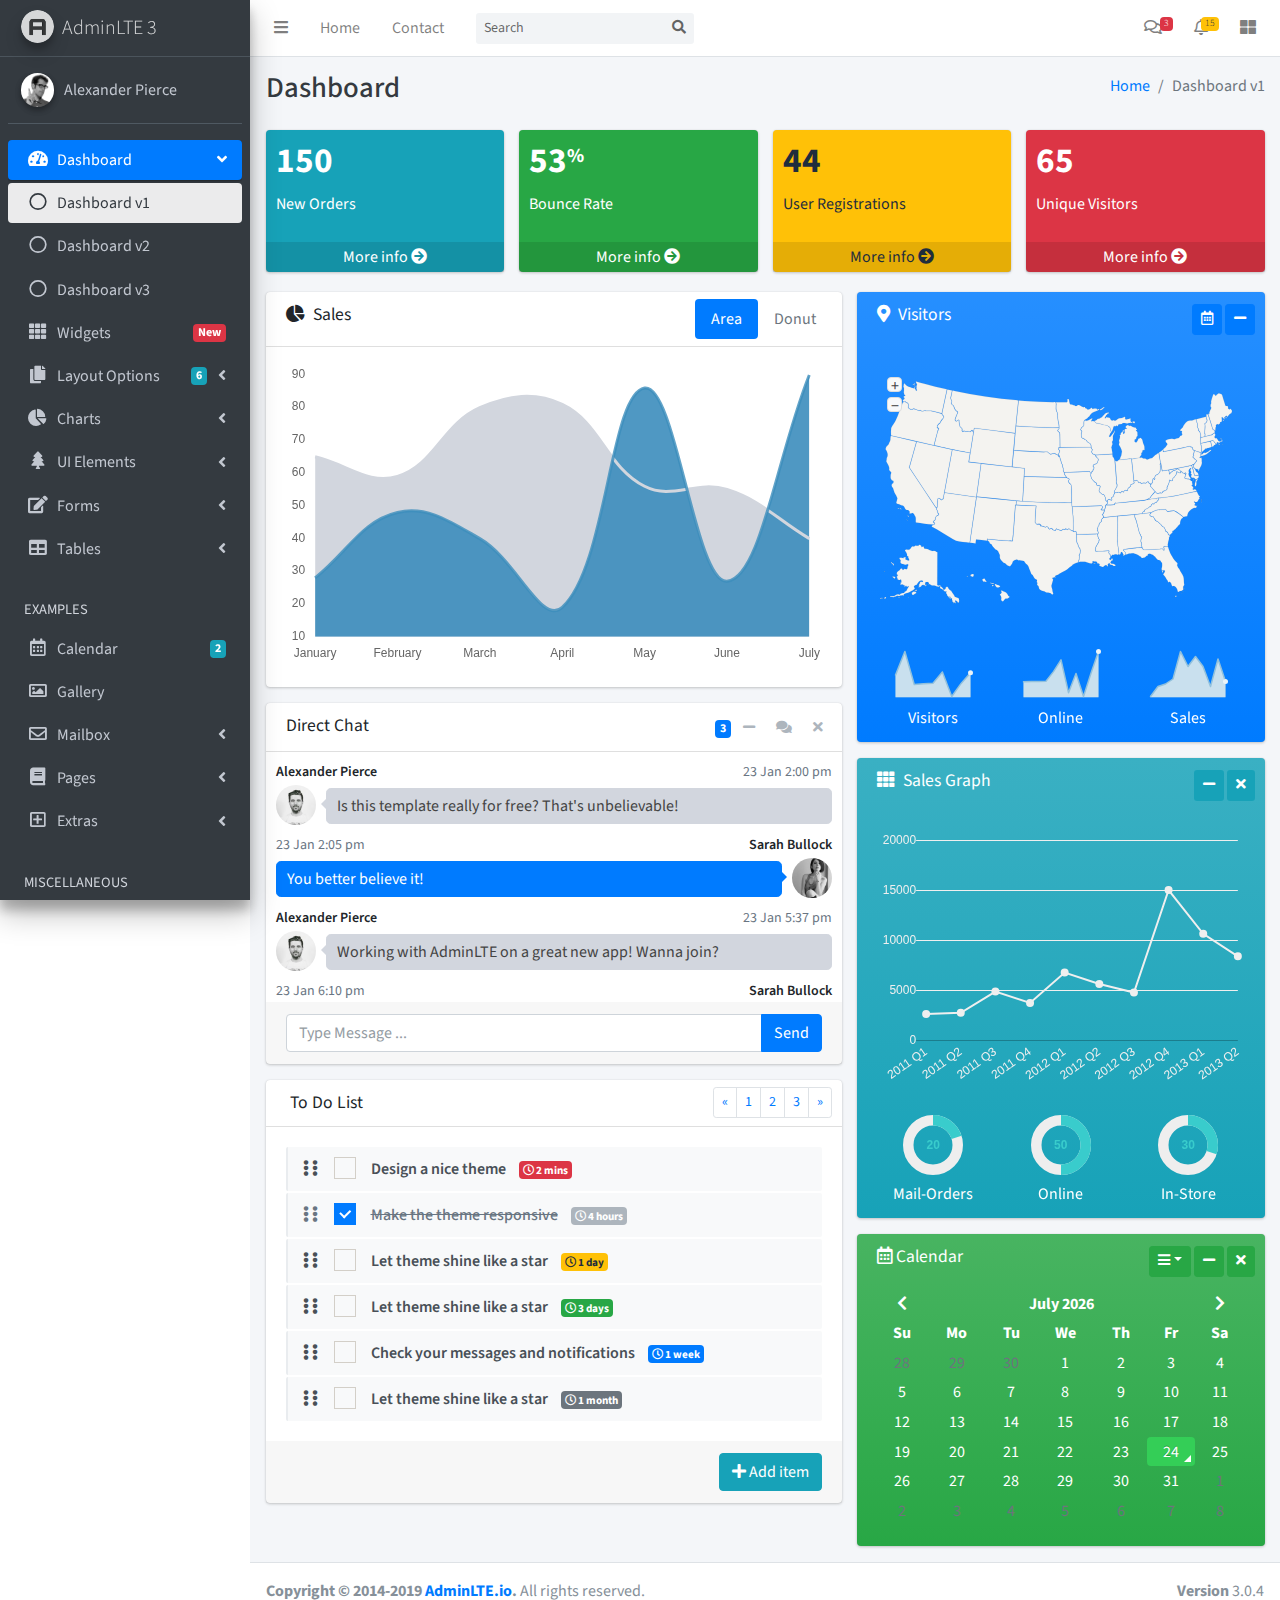
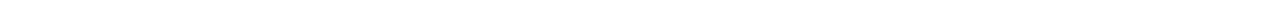
<file: staticfiles/admin-lte/index.html>
<!DOCTYPE html>
<html>
<head>
  <meta charset="utf-8">
  <meta http-equiv="X-UA-Compatible" content="IE=edge">
  <title>AdminLTE 3 | Dashboard</title>
  <!-- Tell the browser to be responsive to screen width -->
  <meta name="viewport" content="width=device-width, initial-scale=1">
  <!-- Font Awesome -->
  <link rel="stylesheet" href="plugins/fontawesome-free/css/all.min.css">
  <!-- Ionicons -->
  <link rel="stylesheet" href="https://code.ionicframework.com/ionicons/2.0.1/css/ionicons.min.css">
  <!-- Tempusdominus Bbootstrap 4 -->
  <link rel="stylesheet" href="plugins/tempusdominus-bootstrap-4/css/tempusdominus-bootstrap-4.min.css">
  <!-- iCheck -->
  <link rel="stylesheet" href="plugins/icheck-bootstrap/icheck-bootstrap.min.css">
  <!-- JQVMap -->
  <link rel="stylesheet" href="plugins/jqvmap/jqvmap.min.css">
  <!-- Theme style -->
  <link rel="stylesheet" href="dist/css/adminlte.min.css">
  <!-- overlayScrollbars -->
  <link rel="stylesheet" href="plugins/overlayScrollbars/css/OverlayScrollbars.min.css">
  <!-- Daterange picker -->
  <link rel="stylesheet" href="plugins/daterangepicker/daterangepicker.css">
  <!-- summernote -->
  <link rel="stylesheet" href="plugins/summernote/summernote-bs4.css">
  <!-- Google Font: Source Sans Pro -->
  <link href="https://fonts.googleapis.com/css?family=Source+Sans+Pro:300,400,400i,700" rel="stylesheet">
</head>
<body class="hold-transition sidebar-mini layout-fixed">
<div class="wrapper">

  <!-- Navbar -->
  <nav class="main-header navbar navbar-expand navbar-white navbar-light">
    <!-- Left navbar links -->
    <ul class="navbar-nav">
      <li class="nav-item">
        <a class="nav-link" data-widget="pushmenu" href="#" role="button"><i class="fas fa-bars"></i></a>
      </li>
      <li class="nav-item d-none d-sm-inline-block">
        <a href="index3.html" class="nav-link">Home</a>
      </li>
      <li class="nav-item d-none d-sm-inline-block">
        <a href="#" class="nav-link">Contact</a>
      </li>
    </ul>

    <!-- SEARCH FORM -->
    <form class="form-inline ml-3">
      <div class="input-group input-group-sm">
        <input class="form-control form-control-navbar" type="search" placeholder="Search" aria-label="Search">
        <div class="input-group-append">
          <button class="btn btn-navbar" type="submit">
            <i class="fas fa-search"></i>
          </button>
        </div>
      </div>
    </form>

    <!-- Right navbar links -->
    <ul class="navbar-nav ml-auto">
      <!-- Messages Dropdown Menu -->
      <li class="nav-item dropdown">
        <a class="nav-link" data-toggle="dropdown" href="#">
          <i class="far fa-comments"></i>
          <span class="badge badge-danger navbar-badge">3</span>
        </a>
        <div class="dropdown-menu dropdown-menu-lg dropdown-menu-right">
          <a href="#" class="dropdown-item">
            <!-- Message Start -->
            <div class="media">
              <img src="dist/img/user1-128x128.jpg" alt="User Avatar" class="img-size-50 mr-3 img-circle">
              <div class="media-body">
                <h3 class="dropdown-item-title">
                  Brad Diesel
                  <span class="float-right text-sm text-danger"><i class="fas fa-star"></i></span>
                </h3>
                <p class="text-sm">Call me whenever you can...</p>
                <p class="text-sm text-muted"><i class="far fa-clock mr-1"></i> 4 Hours Ago</p>
              </div>
            </div>
            <!-- Message End -->
          </a>
          <div class="dropdown-divider"></div>
          <a href="#" class="dropdown-item">
            <!-- Message Start -->
            <div class="media">
              <img src="dist/img/user8-128x128.jpg" alt="User Avatar" class="img-size-50 img-circle mr-3">
              <div class="media-body">
                <h3 class="dropdown-item-title">
                  John Pierce
                  <span class="float-right text-sm text-muted"><i class="fas fa-star"></i></span>
                </h3>
                <p class="text-sm">I got your message bro</p>
                <p class="text-sm text-muted"><i class="far fa-clock mr-1"></i> 4 Hours Ago</p>
              </div>
            </div>
            <!-- Message End -->
          </a>
          <div class="dropdown-divider"></div>
          <a href="#" class="dropdown-item">
            <!-- Message Start -->
            <div class="media">
              <img src="dist/img/user3-128x128.jpg" alt="User Avatar" class="img-size-50 img-circle mr-3">
              <div class="media-body">
                <h3 class="dropdown-item-title">
                  Nora Silvester
                  <span class="float-right text-sm text-warning"><i class="fas fa-star"></i></span>
                </h3>
                <p class="text-sm">The subject goes here</p>
                <p class="text-sm text-muted"><i class="far fa-clock mr-1"></i> 4 Hours Ago</p>
              </div>
            </div>
            <!-- Message End -->
          </a>
          <div class="dropdown-divider"></div>
          <a href="#" class="dropdown-item dropdown-footer">See All Messages</a>
        </div>
      </li>
      <!-- Notifications Dropdown Menu -->
      <li class="nav-item dropdown">
        <a class="nav-link" data-toggle="dropdown" href="#">
          <i class="far fa-bell"></i>
          <span class="badge badge-warning navbar-badge">15</span>
        </a>
        <div class="dropdown-menu dropdown-menu-lg dropdown-menu-right">
          <span class="dropdown-item dropdown-header">15 Notifications</span>
          <div class="dropdown-divider"></div>
          <a href="#" class="dropdown-item">
            <i class="fas fa-envelope mr-2"></i> 4 new messages
            <span class="float-right text-muted text-sm">3 mins</span>
          </a>
          <div class="dropdown-divider"></div>
          <a href="#" class="dropdown-item">
            <i class="fas fa-users mr-2"></i> 8 friend requests
            <span class="float-right text-muted text-sm">12 hours</span>
          </a>
          <div class="dropdown-divider"></div>
          <a href="#" class="dropdown-item">
            <i class="fas fa-file mr-2"></i> 3 new reports
            <span class="float-right text-muted text-sm">2 days</span>
          </a>
          <div class="dropdown-divider"></div>
          <a href="#" class="dropdown-item dropdown-footer">See All Notifications</a>
        </div>
      </li>
      <li class="nav-item">
        <a class="nav-link" data-widget="control-sidebar" data-slide="true" href="#" role="button">
          <i class="fas fa-th-large"></i>
        </a>
      </li>
    </ul>
  </nav>
  <!-- /.navbar -->

  <!-- Main Sidebar Container -->
  <aside class="main-sidebar sidebar-dark-primary elevation-4">
    <!-- Brand Logo -->
    <a href="index3.html" class="brand-link">
      <img src="dist/img/AdminLTELogo.png" alt="AdminLTE Logo" class="brand-image img-circle elevation-3"
           style="opacity: .8">
      <span class="brand-text font-weight-light">AdminLTE 3</span>
    </a>

    <!-- Sidebar -->
    <div class="sidebar">
      <!-- Sidebar user panel (optional) -->
      <div class="user-panel mt-3 pb-3 mb-3 d-flex">
        <div class="image">
          <img src="dist/img/user2-160x160.jpg" class="img-circle elevation-2" alt="User Image">
        </div>
        <div class="info">
          <a href="#" class="d-block">Alexander Pierce</a>
        </div>
      </div>

      <!-- Sidebar Menu -->
      <nav class="mt-2">
        <ul class="nav nav-pills nav-sidebar flex-column" data-widget="treeview" role="menu" data-accordion="false">
          <!-- Add icons to the links using the .nav-icon class
               with font-awesome or any other icon font library -->
          <li class="nav-item has-treeview menu-open">
            <a href="#" class="nav-link active">
              <i class="nav-icon fas fa-tachometer-alt"></i>
              <p>
                Dashboard
                <i class="right fas fa-angle-left"></i>
              </p>
            </a>
            <ul class="nav nav-treeview">
              <li class="nav-item">
                <a href="./index.html" class="nav-link active">
                  <i class="far fa-circle nav-icon"></i>
                  <p>Dashboard v1</p>
                </a>
              </li>
              <li class="nav-item">
                <a href="./index2.html" class="nav-link">
                  <i class="far fa-circle nav-icon"></i>
                  <p>Dashboard v2</p>
                </a>
              </li>
              <li class="nav-item">
                <a href="./index3.html" class="nav-link">
                  <i class="far fa-circle nav-icon"></i>
                  <p>Dashboard v3</p>
                </a>
              </li>
            </ul>
          </li>
          <li class="nav-item">
            <a href="pages/widgets.html" class="nav-link">
              <i class="nav-icon fas fa-th"></i>
              <p>
                Widgets
                <span class="right badge badge-danger">New</span>
              </p>
            </a>
          </li>
          <li class="nav-item has-treeview">
            <a href="#" class="nav-link">
              <i class="nav-icon fas fa-copy"></i>
              <p>
                Layout Options
                <i class="fas fa-angle-left right"></i>
                <span class="badge badge-info right">6</span>
              </p>
            </a>
            <ul class="nav nav-treeview">
              <li class="nav-item">
                <a href="pages/layout/top-nav.html" class="nav-link">
                  <i class="far fa-circle nav-icon"></i>
                  <p>Top Navigation</p>
                </a>
              </li>
              <li class="nav-item">
                <a href="pages/layout/top-nav-sidebar.html" class="nav-link">
                  <i class="far fa-circle nav-icon"></i>
                  <p>Top Navigation + Sidebar</p>
                </a>
              </li>
              <li class="nav-item">
                <a href="pages/layout/boxed.html" class="nav-link">
                  <i class="far fa-circle nav-icon"></i>
                  <p>Boxed</p>
                </a>
              </li>
              <li class="nav-item">
                <a href="pages/layout/fixed-sidebar.html" class="nav-link">
                  <i class="far fa-circle nav-icon"></i>
                  <p>Fixed Sidebar</p>
                </a>
              </li>
              <li class="nav-item">
                <a href="pages/layout/fixed-topnav.html" class="nav-link">
                  <i class="far fa-circle nav-icon"></i>
                  <p>Fixed Navbar</p>
                </a>
              </li>
              <li class="nav-item">
                <a href="pages/layout/fixed-footer.html" class="nav-link">
                  <i class="far fa-circle nav-icon"></i>
                  <p>Fixed Footer</p>
                </a>
              </li>
              <li class="nav-item">
                <a href="pages/layout/collapsed-sidebar.html" class="nav-link">
                  <i class="far fa-circle nav-icon"></i>
                  <p>Collapsed Sidebar</p>
                </a>
              </li>
            </ul>
          </li>
          <li class="nav-item has-treeview">
            <a href="#" class="nav-link">
              <i class="nav-icon fas fa-chart-pie"></i>
              <p>
                Charts
                <i class="right fas fa-angle-left"></i>
              </p>
            </a>
            <ul class="nav nav-treeview">
              <li class="nav-item">
                <a href="pages/charts/chartjs.html" class="nav-link">
                  <i class="far fa-circle nav-icon"></i>
                  <p>ChartJS</p>
                </a>
              </li>
              <li class="nav-item">
                <a href="pages/charts/flot.html" class="nav-link">
                  <i class="far fa-circle nav-icon"></i>
                  <p>Flot</p>
                </a>
              </li>
              <li class="nav-item">
                <a href="pages/charts/inline.html" class="nav-link">
                  <i class="far fa-circle nav-icon"></i>
                  <p>Inline</p>
                </a>
              </li>
            </ul>
          </li>
          <li class="nav-item has-treeview">
            <a href="#" class="nav-link">
              <i class="nav-icon fas fa-tree"></i>
              <p>
                UI Elements
                <i class="fas fa-angle-left right"></i>
              </p>
            </a>
            <ul class="nav nav-treeview">
              <li class="nav-item">
                <a href="pages/UI/general.html" class="nav-link">
                  <i class="far fa-circle nav-icon"></i>
                  <p>General</p>
                </a>
              </li>
              <li class="nav-item">
                <a href="pages/UI/icons.html" class="nav-link">
                  <i class="far fa-circle nav-icon"></i>
                  <p>Icons</p>
                </a>
              </li>
              <li class="nav-item">
                <a href="pages/UI/buttons.html" class="nav-link">
                  <i class="far fa-circle nav-icon"></i>
                  <p>Buttons</p>
                </a>
              </li>
              <li class="nav-item">
                <a href="pages/UI/sliders.html" class="nav-link">
                  <i class="far fa-circle nav-icon"></i>
                  <p>Sliders</p>
                </a>
              </li>
              <li class="nav-item">
                <a href="pages/UI/modals.html" class="nav-link">
                  <i class="far fa-circle nav-icon"></i>
                  <p>Modals & Alerts</p>
                </a>
              </li>
              <li class="nav-item">
                <a href="pages/UI/navbar.html" class="nav-link">
                  <i class="far fa-circle nav-icon"></i>
                  <p>Navbar & Tabs</p>
                </a>
              </li>
              <li class="nav-item">
                <a href="pages/UI/timeline.html" class="nav-link">
                  <i class="far fa-circle nav-icon"></i>
                  <p>Timeline</p>
                </a>
              </li>
              <li class="nav-item">
                <a href="pages/UI/ribbons.html" class="nav-link">
                  <i class="far fa-circle nav-icon"></i>
                  <p>Ribbons</p>
                </a>
              </li>
            </ul>
          </li>
          <li class="nav-item has-treeview">
            <a href="#" class="nav-link">
              <i class="nav-icon fas fa-edit"></i>
              <p>
                Forms
                <i class="fas fa-angle-left right"></i>
              </p>
            </a>
            <ul class="nav nav-treeview">
              <li class="nav-item">
                <a href="pages/forms/general.html" class="nav-link">
                  <i class="far fa-circle nav-icon"></i>
                  <p>General Elements</p>
                </a>
              </li>
              <li class="nav-item">
                <a href="pages/forms/advanced.html" class="nav-link">
                  <i class="far fa-circle nav-icon"></i>
                  <p>Advanced Elements</p>
                </a>
              </li>
              <li class="nav-item">
                <a href="pages/forms/editors.html" class="nav-link">
                  <i class="far fa-circle nav-icon"></i>
                  <p>Editors</p>
                </a>
              </li>
              <li class="nav-item">
                <a href="pages/forms/validation.html" class="nav-link">
                  <i class="far fa-circle nav-icon"></i>
                  <p>Validation</p>
                </a>
              </li>
            </ul>
          </li>
          <li class="nav-item has-treeview">
            <a href="#" class="nav-link">
              <i class="nav-icon fas fa-table"></i>
              <p>
                Tables
                <i class="fas fa-angle-left right"></i>
              </p>
            </a>
            <ul class="nav nav-treeview">
              <li class="nav-item">
                <a href="pages/tables/simple.html" class="nav-link">
                  <i class="far fa-circle nav-icon"></i>
                  <p>Simple Tables</p>
                </a>
              </li>
              <li class="nav-item">
                <a href="pages/tables/data.html" class="nav-link">
                  <i class="far fa-circle nav-icon"></i>
                  <p>DataTables</p>
                </a>
              </li>
              <li class="nav-item">
                <a href="pages/tables/jsgrid.html" class="nav-link">
                  <i class="far fa-circle nav-icon"></i>
                  <p>jsGrid</p>
                </a>
              </li>
            </ul>
          </li>
          <li class="nav-header">EXAMPLES</li>
          <li class="nav-item">
            <a href="pages/calendar.html" class="nav-link">
              <i class="nav-icon far fa-calendar-alt"></i>
              <p>
                Calendar
                <span class="badge badge-info right">2</span>
              </p>
            </a>
          </li>
          <li class="nav-item">
            <a href="pages/gallery.html" class="nav-link">
              <i class="nav-icon far fa-image"></i>
              <p>
                Gallery
              </p>
            </a>
          </li>
          <li class="nav-item has-treeview">
            <a href="#" class="nav-link">
              <i class="nav-icon far fa-envelope"></i>
              <p>
                Mailbox
                <i class="fas fa-angle-left right"></i>
              </p>
            </a>
            <ul class="nav nav-treeview">
              <li class="nav-item">
                <a href="pages/mailbox/mailbox.html" class="nav-link">
                  <i class="far fa-circle nav-icon"></i>
                  <p>Inbox</p>
                </a>
              </li>
              <li class="nav-item">
                <a href="pages/mailbox/compose.html" class="nav-link">
                  <i class="far fa-circle nav-icon"></i>
                  <p>Compose</p>
                </a>
              </li>
              <li class="nav-item">
                <a href="pages/mailbox/read-mail.html" class="nav-link">
                  <i class="far fa-circle nav-icon"></i>
                  <p>Read</p>
                </a>
              </li>
            </ul>
          </li>
          <li class="nav-item has-treeview">
            <a href="#" class="nav-link">
              <i class="nav-icon fas fa-book"></i>
              <p>
                Pages
                <i class="fas fa-angle-left right"></i>
              </p>
            </a>
            <ul class="nav nav-treeview">
              <li class="nav-item">
                <a href="pages/examples/invoice.html" class="nav-link">
                  <i class="far fa-circle nav-icon"></i>
                  <p>Invoice</p>
                </a>
              </li>
              <li class="nav-item">
                <a href="pages/examples/profile.html" class="nav-link">
                  <i class="far fa-circle nav-icon"></i>
                  <p>Profile</p>
                </a>
              </li>
              <li class="nav-item">
                <a href="pages/examples/e-commerce.html" class="nav-link">
                  <i class="far fa-circle nav-icon"></i>
                  <p>E-commerce</p>
                </a>
              </li>
              <li class="nav-item">
                <a href="pages/examples/projects.html" class="nav-link">
                  <i class="far fa-circle nav-icon"></i>
                  <p>Projects</p>
                </a>
              </li>
              <li class="nav-item">
                <a href="pages/examples/project-add.html" class="nav-link">
                  <i class="far fa-circle nav-icon"></i>
                  <p>Project Add</p>
                </a>
              </li>
              <li class="nav-item">
                <a href="pages/examples/project-edit.html" class="nav-link">
                  <i class="far fa-circle nav-icon"></i>
                  <p>Project Edit</p>
                </a>
              </li>
              <li class="nav-item">
                <a href="pages/examples/project-detail.html" class="nav-link">
                  <i class="far fa-circle nav-icon"></i>
                  <p>Project Detail</p>
                </a>
              </li>
              <li class="nav-item">
                <a href="pages/examples/contacts.html" class="nav-link">
                  <i class="far fa-circle nav-icon"></i>
                  <p>Contacts</p>
                </a>
              </li>
            </ul>
          </li>
          <li class="nav-item has-treeview">
            <a href="#" class="nav-link">
              <i class="nav-icon far fa-plus-square"></i>
              <p>
                Extras
                <i class="fas fa-angle-left right"></i>
              </p>
            </a>
            <ul class="nav nav-treeview">
              <li class="nav-item">
                <a href="pages/examples/login.html" class="nav-link">
                  <i class="far fa-circle nav-icon"></i>
                  <p>Login</p>
                </a>
              </li>
              <li class="nav-item">
                <a href="pages/examples/register.html" class="nav-link">
                  <i class="far fa-circle nav-icon"></i>
                  <p>Register</p>
                </a>
              </li>
              <li class="nav-item">
                <a href="pages/examples/forgot-password.html" class="nav-link">
                  <i class="far fa-circle nav-icon"></i>
                  <p>Forgot Password</p>
                </a>
              </li>
              <li class="nav-item">
                <a href="pages/examples/recover-password.html" class="nav-link">
                  <i class="far fa-circle nav-icon"></i>
                  <p>Recover Password</p>
                </a>
              </li>
              <li class="nav-item">
                <a href="pages/examples/lockscreen.html" class="nav-link">
                  <i class="far fa-circle nav-icon"></i>
                  <p>Lockscreen</p>
                </a>
              </li>
              <li class="nav-item">
                <a href="pages/examples/legacy-user-menu.html" class="nav-link">
                  <i class="far fa-circle nav-icon"></i>
                  <p>Legacy User Menu</p>
                </a>
              </li>
              <li class="nav-item">
                <a href="pages/examples/language-menu.html" class="nav-link">
                  <i class="far fa-circle nav-icon"></i>
                  <p>Language Menu</p>
                </a>
              </li>
              <li class="nav-item">
                <a href="pages/examples/404.html" class="nav-link">
                  <i class="far fa-circle nav-icon"></i>
                  <p>Error 404</p>
                </a>
              </li>
              <li class="nav-item">
                <a href="pages/examples/500.html" class="nav-link">
                  <i class="far fa-circle nav-icon"></i>
                  <p>Error 500</p>
                </a>
              </li>
              <li class="nav-item">
                <a href="pages/examples/pace.html" class="nav-link">
                  <i class="far fa-circle nav-icon"></i>
                  <p>Pace</p>
                </a>
              </li>
              <li class="nav-item">
                <a href="pages/examples/blank.html" class="nav-link">
                  <i class="far fa-circle nav-icon"></i>
                  <p>Blank Page</p>
                </a>
              </li>
              <li class="nav-item">
                <a href="starter.html" class="nav-link">
                  <i class="far fa-circle nav-icon"></i>
                  <p>Starter Page</p>
                </a>
              </li>
            </ul>
          </li>
          <li class="nav-header">MISCELLANEOUS</li>
          <li class="nav-item">
            <a href="https://adminlte.io/docs/3.0" class="nav-link">
              <i class="nav-icon fas fa-file"></i>
              <p>Documentation</p>
            </a>
          </li>
          <li class="nav-header">MULTI LEVEL EXAMPLE</li>
          <li class="nav-item">
            <a href="#" class="nav-link">
              <i class="fas fa-circle nav-icon"></i>
              <p>Level 1</p>
            </a>
          </li>
          <li class="nav-item has-treeview">
            <a href="#" class="nav-link">
              <i class="nav-icon fas fa-circle"></i>
              <p>
                Level 1
                <i class="right fas fa-angle-left"></i>
              </p>
            </a>
            <ul class="nav nav-treeview">
              <li class="nav-item">
                <a href="#" class="nav-link">
                  <i class="far fa-circle nav-icon"></i>
                  <p>Level 2</p>
                </a>
              </li>
              <li class="nav-item has-treeview">
                <a href="#" class="nav-link">
                  <i class="far fa-circle nav-icon"></i>
                  <p>
                    Level 2
                    <i class="right fas fa-angle-left"></i>
                  </p>
                </a>
                <ul class="nav nav-treeview">
                  <li class="nav-item">
                    <a href="#" class="nav-link">
                      <i class="far fa-dot-circle nav-icon"></i>
                      <p>Level 3</p>
                    </a>
                  </li>
                  <li class="nav-item">
                    <a href="#" class="nav-link">
                      <i class="far fa-dot-circle nav-icon"></i>
                      <p>Level 3</p>
                    </a>
                  </li>
                  <li class="nav-item">
                    <a href="#" class="nav-link">
                      <i class="far fa-dot-circle nav-icon"></i>
                      <p>Level 3</p>
                    </a>
                  </li>
                </ul>
              </li>
              <li class="nav-item">
                <a href="#" class="nav-link">
                  <i class="far fa-circle nav-icon"></i>
                  <p>Level 2</p>
                </a>
              </li>
            </ul>
          </li>
          <li class="nav-item">
            <a href="#" class="nav-link">
              <i class="fas fa-circle nav-icon"></i>
              <p>Level 1</p>
            </a>
          </li>
          <li class="nav-header">LABELS</li>
          <li class="nav-item">
            <a href="#" class="nav-link">
              <i class="nav-icon far fa-circle text-danger"></i>
              <p class="text">Important</p>
            </a>
          </li>
          <li class="nav-item">
            <a href="#" class="nav-link">
              <i class="nav-icon far fa-circle text-warning"></i>
              <p>Warning</p>
            </a>
          </li>
          <li class="nav-item">
            <a href="#" class="nav-link">
              <i class="nav-icon far fa-circle text-info"></i>
              <p>Informational</p>
            </a>
          </li>
        </ul>
      </nav>
      <!-- /.sidebar-menu -->
    </div>
    <!-- /.sidebar -->
  </aside>

  <!-- Content Wrapper. Contains page content -->
  <div class="content-wrapper">
    <!-- Content Header (Page header) -->
    <div class="content-header">
      <div class="container-fluid">
        <div class="row mb-2">
          <div class="col-sm-6">
            <h1 class="m-0 text-dark">Dashboard</h1>
          </div><!-- /.col -->
          <div class="col-sm-6">
            <ol class="breadcrumb float-sm-right">
              <li class="breadcrumb-item"><a href="#">Home</a></li>
              <li class="breadcrumb-item active">Dashboard v1</li>
            </ol>
          </div><!-- /.col -->
        </div><!-- /.row -->
      </div><!-- /.container-fluid -->
    </div>
    <!-- /.content-header -->

    <!-- Main content -->
    <section class="content">
      <div class="container-fluid">
        <!-- Small boxes (Stat box) -->
        <div class="row">
          <div class="col-lg-3 col-6">
            <!-- small box -->
            <div class="small-box bg-info">
              <div class="inner">
                <h3>150</h3>

                <p>New Orders</p>
              </div>
              <div class="icon">
                <i class="ion ion-bag"></i>
              </div>
              <a href="#" class="small-box-footer">More info <i class="fas fa-arrow-circle-right"></i></a>
            </div>
          </div>
          <!-- ./col -->
          <div class="col-lg-3 col-6">
            <!-- small box -->
            <div class="small-box bg-success">
              <div class="inner">
                <h3>53<sup style="font-size: 20px">%</sup></h3>

                <p>Bounce Rate</p>
              </div>
              <div class="icon">
                <i class="ion ion-stats-bars"></i>
              </div>
              <a href="#" class="small-box-footer">More info <i class="fas fa-arrow-circle-right"></i></a>
            </div>
          </div>
          <!-- ./col -->
          <div class="col-lg-3 col-6">
            <!-- small box -->
            <div class="small-box bg-warning">
              <div class="inner">
                <h3>44</h3>

                <p>User Registrations</p>
              </div>
              <div class="icon">
                <i class="ion ion-person-add"></i>
              </div>
              <a href="#" class="small-box-footer">More info <i class="fas fa-arrow-circle-right"></i></a>
            </div>
          </div>
          <!-- ./col -->
          <div class="col-lg-3 col-6">
            <!-- small box -->
            <div class="small-box bg-danger">
              <div class="inner">
                <h3>65</h3>

                <p>Unique Visitors</p>
              </div>
              <div class="icon">
                <i class="ion ion-pie-graph"></i>
              </div>
              <a href="#" class="small-box-footer">More info <i class="fas fa-arrow-circle-right"></i></a>
            </div>
          </div>
          <!-- ./col -->
        </div>
        <!-- /.row -->
        <!-- Main row -->
        <div class="row">
          <!-- Left col -->
          <section class="col-lg-7 connectedSortable">
            <!-- Custom tabs (Charts with tabs)-->
            <div class="card">
              <div class="card-header">
                <h3 class="card-title">
                  <i class="fas fa-chart-pie mr-1"></i>
                  Sales
                </h3>
                <div class="card-tools">
                  <ul class="nav nav-pills ml-auto">
                    <li class="nav-item">
                      <a class="nav-link active" href="#revenue-chart" data-toggle="tab">Area</a>
                    </li>
                    <li class="nav-item">
                      <a class="nav-link" href="#sales-chart" data-toggle="tab">Donut</a>
                    </li>
                  </ul>
                </div>
              </div><!-- /.card-header -->
              <div class="card-body">
                <div class="tab-content p-0">
                  <!-- Morris chart - Sales -->
                  <div class="chart tab-pane active" id="revenue-chart"
                       style="position: relative; height: 300px;">
                      <canvas id="revenue-chart-canvas" height="300" style="height: 300px;"></canvas>                         
                   </div>
                  <div class="chart tab-pane" id="sales-chart" style="position: relative; height: 300px;">
                    <canvas id="sales-chart-canvas" height="300" style="height: 300px;"></canvas>                         
                  </div>  
                </div>
              </div><!-- /.card-body -->
            </div>
            <!-- /.card -->

            <!-- DIRECT CHAT -->
            <div class="card direct-chat direct-chat-primary">
              <div class="card-header">
                <h3 class="card-title">Direct Chat</h3>

                <div class="card-tools">
                  <span data-toggle="tooltip" title="3 New Messages" class="badge badge-primary">3</span>
                  <button type="button" class="btn btn-tool" data-card-widget="collapse">
                    <i class="fas fa-minus"></i>
                  </button>
                  <button type="button" class="btn btn-tool" data-toggle="tooltip" title="Contacts"
                          data-widget="chat-pane-toggle">
                    <i class="fas fa-comments"></i>
                  </button>
                  <button type="button" class="btn btn-tool" data-card-widget="remove"><i class="fas fa-times"></i>
                  </button>
                </div>
              </div>
              <!-- /.card-header -->
              <div class="card-body">
                <!-- Conversations are loaded here -->
                <div class="direct-chat-messages">
                  <!-- Message. Default to the left -->
                  <div class="direct-chat-msg">
                    <div class="direct-chat-infos clearfix">
                      <span class="direct-chat-name float-left">Alexander Pierce</span>
                      <span class="direct-chat-timestamp float-right">23 Jan 2:00 pm</span>
                    </div>
                    <!-- /.direct-chat-infos -->
                    <img class="direct-chat-img" src="dist/img/user1-128x128.jpg" alt="message user image">
                    <!-- /.direct-chat-img -->
                    <div class="direct-chat-text">
                      Is this template really for free? That's unbelievable!
                    </div>
                    <!-- /.direct-chat-text -->
                  </div>
                  <!-- /.direct-chat-msg -->

                  <!-- Message to the right -->
                  <div class="direct-chat-msg right">
                    <div class="direct-chat-infos clearfix">
                      <span class="direct-chat-name float-right">Sarah Bullock</span>
                      <span class="direct-chat-timestamp float-left">23 Jan 2:05 pm</span>
                    </div>
                    <!-- /.direct-chat-infos -->
                    <img class="direct-chat-img" src="dist/img/user3-128x128.jpg" alt="message user image">
                    <!-- /.direct-chat-img -->
                    <div class="direct-chat-text">
                      You better believe it!
                    </div>
                    <!-- /.direct-chat-text -->
                  </div>
                  <!-- /.direct-chat-msg -->

                  <!-- Message. Default to the left -->
                  <div class="direct-chat-msg">
                    <div class="direct-chat-infos clearfix">
                      <span class="direct-chat-name float-left">Alexander Pierce</span>
                      <span class="direct-chat-timestamp float-right">23 Jan 5:37 pm</span>
                    </div>
                    <!-- /.direct-chat-infos -->
                    <img class="direct-chat-img" src="dist/img/user1-128x128.jpg" alt="message user image">
                    <!-- /.direct-chat-img -->
                    <div class="direct-chat-text">
                      Working with AdminLTE on a great new app! Wanna join?
                    </div>
                    <!-- /.direct-chat-text -->
                  </div>
                  <!-- /.direct-chat-msg -->

                  <!-- Message to the right -->
                  <div class="direct-chat-msg right">
                    <div class="direct-chat-infos clearfix">
                      <span class="direct-chat-name float-right">Sarah Bullock</span>
                      <span class="direct-chat-timestamp float-left">23 Jan 6:10 pm</span>
                    </div>
                    <!-- /.direct-chat-infos -->
                    <img class="direct-chat-img" src="dist/img/user3-128x128.jpg" alt="message user image">
                    <!-- /.direct-chat-img -->
                    <div class="direct-chat-text">
                      I would love to.
                    </div>
                    <!-- /.direct-chat-text -->
                  </div>
                  <!-- /.direct-chat-msg -->

                </div>
                <!--/.direct-chat-messages-->

                <!-- Contacts are loaded here -->
                <div class="direct-chat-contacts">
                  <ul class="contacts-list">
                    <li>
                      <a href="#">
                        <img class="contacts-list-img" src="dist/img/user1-128x128.jpg">

                        <div class="contacts-list-info">
                          <span class="contacts-list-name">
                            Count Dracula
                            <small class="contacts-list-date float-right">2/28/2015</small>
                          </span>
                          <span class="contacts-list-msg">How have you been? I was...</span>
                        </div>
                        <!-- /.contacts-list-info -->
                      </a>
                    </li>
                    <!-- End Contact Item -->
                    <li>
                      <a href="#">
                        <img class="contacts-list-img" src="dist/img/user7-128x128.jpg">

                        <div class="contacts-list-info">
                          <span class="contacts-list-name">
                            Sarah Doe
                            <small class="contacts-list-date float-right">2/23/2015</small>
                          </span>
                          <span class="contacts-list-msg">I will be waiting for...</span>
                        </div>
                        <!-- /.contacts-list-info -->
                      </a>
                    </li>
                    <!-- End Contact Item -->
                    <li>
                      <a href="#">
                        <img class="contacts-list-img" src="dist/img/user3-128x128.jpg">

                        <div class="contacts-list-info">
                          <span class="contacts-list-name">
                            Nadia Jolie
                            <small class="contacts-list-date float-right">2/20/2015</small>
                          </span>
                          <span class="contacts-list-msg">I'll call you back at...</span>
                        </div>
                        <!-- /.contacts-list-info -->
                      </a>
                    </li>
                    <!-- End Contact Item -->
                    <li>
                      <a href="#">
                        <img class="contacts-list-img" src="dist/img/user5-128x128.jpg">

                        <div class="contacts-list-info">
                          <span class="contacts-list-name">
                            Nora S. Vans
                            <small class="contacts-list-date float-right">2/10/2015</small>
                          </span>
                          <span class="contacts-list-msg">Where is your new...</span>
                        </div>
                        <!-- /.contacts-list-info -->
                      </a>
                    </li>
                    <!-- End Contact Item -->
                    <li>
                      <a href="#">
                        <img class="contacts-list-img" src="dist/img/user6-128x128.jpg">

                        <div class="contacts-list-info">
                          <span class="contacts-list-name">
                            John K.
                            <small class="contacts-list-date float-right">1/27/2015</small>
                          </span>
                          <span class="contacts-list-msg">Can I take a look at...</span>
                        </div>
                        <!-- /.contacts-list-info -->
                      </a>
                    </li>
                    <!-- End Contact Item -->
                    <li>
                      <a href="#">
                        <img class="contacts-list-img" src="dist/img/user8-128x128.jpg">

                        <div class="contacts-list-info">
                          <span class="contacts-list-name">
                            Kenneth M.
                            <small class="contacts-list-date float-right">1/4/2015</small>
                          </span>
                          <span class="contacts-list-msg">Never mind I found...</span>
                        </div>
                        <!-- /.contacts-list-info -->
                      </a>
                    </li>
                    <!-- End Contact Item -->
                  </ul>
                  <!-- /.contacts-list -->
                </div>
                <!-- /.direct-chat-pane -->
              </div>
              <!-- /.card-body -->
              <div class="card-footer">
                <form action="#" method="post">
                  <div class="input-group">
                    <input type="text" name="message" placeholder="Type Message ..." class="form-control">
                    <span class="input-group-append">
                      <button type="button" class="btn btn-primary">Send</button>
                    </span>
                  </div>
                </form>
              </div>
              <!-- /.card-footer-->
            </div>
            <!--/.direct-chat -->

            <!-- TO DO List -->
            <div class="card">
              <div class="card-header">
                <h3 class="card-title">
                  <i class="ion ion-clipboard mr-1"></i>
                  To Do List
                </h3>

                <div class="card-tools">
                  <ul class="pagination pagination-sm">
                    <li class="page-item"><a href="#" class="page-link">&laquo;</a></li>
                    <li class="page-item"><a href="#" class="page-link">1</a></li>
                    <li class="page-item"><a href="#" class="page-link">2</a></li>
                    <li class="page-item"><a href="#" class="page-link">3</a></li>
                    <li class="page-item"><a href="#" class="page-link">&raquo;</a></li>
                  </ul>
                </div>
              </div>
              <!-- /.card-header -->
              <div class="card-body">
                <ul class="todo-list" data-widget="todo-list">
                  <li>
                    <!-- drag handle -->
                    <span class="handle">
                      <i class="fas fa-ellipsis-v"></i>
                      <i class="fas fa-ellipsis-v"></i>
                    </span>
                    <!-- checkbox -->
                    <div  class="icheck-primary d-inline ml-2">
                      <input type="checkbox" value="" name="todo1" id="todoCheck1">
                      <label for="todoCheck1"></label>
                    </div>
                    <!-- todo text -->
                    <span class="text">Design a nice theme</span>
                    <!-- Emphasis label -->
                    <small class="badge badge-danger"><i class="far fa-clock"></i> 2 mins</small>
                    <!-- General tools such as edit or delete-->
                    <div class="tools">
                      <i class="fas fa-edit"></i>
                      <i class="fas fa-trash-o"></i>
                    </div>
                  </li>
                  <li>
                    <span class="handle">
                      <i class="fas fa-ellipsis-v"></i>
                      <i class="fas fa-ellipsis-v"></i>
                    </span>
                    <div  class="icheck-primary d-inline ml-2">
                      <input type="checkbox" value="" name="todo2" id="todoCheck2" checked>
                      <label for="todoCheck2"></label>
                    </div>
                    <span class="text">Make the theme responsive</span>
                    <small class="badge badge-info"><i class="far fa-clock"></i> 4 hours</small>
                    <div class="tools">
                      <i class="fas fa-edit"></i>
                      <i class="fas fa-trash-o"></i>
                    </div>
                  </li>
                  <li>
                    <span class="handle">
                      <i class="fas fa-ellipsis-v"></i>
                      <i class="fas fa-ellipsis-v"></i>
                    </span>
                    <div  class="icheck-primary d-inline ml-2">
                      <input type="checkbox" value="" name="todo3" id="todoCheck3">
                      <label for="todoCheck3"></label>
                    </div>
                    <span class="text">Let theme shine like a star</span>
                    <small class="badge badge-warning"><i class="far fa-clock"></i> 1 day</small>
                    <div class="tools">
                      <i class="fas fa-edit"></i>
                      <i class="fas fa-trash-o"></i>
                    </div>
                  </li>
                  <li>
                    <span class="handle">
                      <i class="fas fa-ellipsis-v"></i>
                      <i class="fas fa-ellipsis-v"></i>
                    </span>
                    <div  class="icheck-primary d-inline ml-2">
                      <input type="checkbox" value="" name="todo4" id="todoCheck4">
                      <label for="todoCheck4"></label>
                    </div>
                    <span class="text">Let theme shine like a star</span>
                    <small class="badge badge-success"><i class="far fa-clock"></i> 3 days</small>
                    <div class="tools">
                      <i class="fas fa-edit"></i>
                      <i class="fas fa-trash-o"></i>
                    </div>
                  </li>
                  <li>
                    <span class="handle">
                      <i class="fas fa-ellipsis-v"></i>
                      <i class="fas fa-ellipsis-v"></i>
                    </span>
                    <div  class="icheck-primary d-inline ml-2">
                      <input type="checkbox" value="" name="todo5" id="todoCheck5">
                      <label for="todoCheck5"></label>
                    </div>
                    <span class="text">Check your messages and notifications</span>
                    <small class="badge badge-primary"><i class="far fa-clock"></i> 1 week</small>
                    <div class="tools">
                      <i class="fas fa-edit"></i>
                      <i class="fas fa-trash-o"></i>
                    </div>
                  </li>
                  <li>
                    <span class="handle">
                      <i class="fas fa-ellipsis-v"></i>
                      <i class="fas fa-ellipsis-v"></i>
                    </span>
                    <div  class="icheck-primary d-inline ml-2">
                      <input type="checkbox" value="" name="todo6" id="todoCheck6">
                      <label for="todoCheck6"></label>
                    </div>
                    <span class="text">Let theme shine like a star</span>
                    <small class="badge badge-secondary"><i class="far fa-clock"></i> 1 month</small>
                    <div class="tools">
                      <i class="fas fa-edit"></i>
                      <i class="fas fa-trash-o"></i>
                    </div>
                  </li>
                </ul>
              </div>
              <!-- /.card-body -->
              <div class="card-footer clearfix">
                <button type="button" class="btn btn-info float-right"><i class="fas fa-plus"></i> Add item</button>
              </div>
            </div>
            <!-- /.card -->
          </section>
          <!-- /.Left col -->
          <!-- right col (We are only adding the ID to make the widgets sortable)-->
          <section class="col-lg-5 connectedSortable">

            <!-- Map card -->
            <div class="card bg-gradient-primary">
              <div class="card-header border-0">
                <h3 class="card-title">
                  <i class="fas fa-map-marker-alt mr-1"></i>
                  Visitors
                </h3>
                <!-- card tools -->
                <div class="card-tools">
                  <button type="button"
                          class="btn btn-primary btn-sm daterange"
                          data-toggle="tooltip"
                          title="Date range">
                    <i class="far fa-calendar-alt"></i>
                  </button>
                  <button type="button"
                          class="btn btn-primary btn-sm"
                          data-card-widget="collapse"
                          data-toggle="tooltip"
                          title="Collapse">
                    <i class="fas fa-minus"></i>
                  </button>
                </div>
                <!-- /.card-tools -->
              </div>
              <div class="card-body">
                <div id="world-map" style="height: 250px; width: 100%;"></div>
              </div>
              <!-- /.card-body-->
              <div class="card-footer bg-transparent">
                <div class="row">
                  <div class="col-4 text-center">
                    <div id="sparkline-1"></div>
                    <div class="text-white">Visitors</div>
                  </div>
                  <!-- ./col -->
                  <div class="col-4 text-center">
                    <div id="sparkline-2"></div>
                    <div class="text-white">Online</div>
                  </div>
                  <!-- ./col -->
                  <div class="col-4 text-center">
                    <div id="sparkline-3"></div>
                    <div class="text-white">Sales</div>
                  </div>
                  <!-- ./col -->
                </div>
                <!-- /.row -->
              </div>
            </div>
            <!-- /.card -->

            <!-- solid sales graph -->
            <div class="card bg-gradient-info">
              <div class="card-header border-0">
                <h3 class="card-title">
                  <i class="fas fa-th mr-1"></i>
                  Sales Graph
                </h3>

                <div class="card-tools">
                  <button type="button" class="btn bg-info btn-sm" data-card-widget="collapse">
                    <i class="fas fa-minus"></i>
                  </button>
                  <button type="button" class="btn bg-info btn-sm" data-card-widget="remove">
                    <i class="fas fa-times"></i>
                  </button>
                </div>
              </div>
              <div class="card-body">
                <canvas class="chart" id="line-chart" style="min-height: 250px; height: 250px; max-height: 250px; max-width: 100%;"></canvas>
              </div>
              <!-- /.card-body -->
              <div class="card-footer bg-transparent">
                <div class="row">
                  <div class="col-4 text-center">
                    <input type="text" class="knob" data-readonly="true" value="20" data-width="60" data-height="60"
                           data-fgColor="#39CCCC">

                    <div class="text-white">Mail-Orders</div>
                  </div>
                  <!-- ./col -->
                  <div class="col-4 text-center">
                    <input type="text" class="knob" data-readonly="true" value="50" data-width="60" data-height="60"
                           data-fgColor="#39CCCC">

                    <div class="text-white">Online</div>
                  </div>
                  <!-- ./col -->
                  <div class="col-4 text-center">
                    <input type="text" class="knob" data-readonly="true" value="30" data-width="60" data-height="60"
                           data-fgColor="#39CCCC">

                    <div class="text-white">In-Store</div>
                  </div>
                  <!-- ./col -->
                </div>
                <!-- /.row -->
              </div>
              <!-- /.card-footer -->
            </div>
            <!-- /.card -->

            <!-- Calendar -->
            <div class="card bg-gradient-success">
              <div class="card-header border-0">

                <h3 class="card-title">
                  <i class="far fa-calendar-alt"></i>
                  Calendar
                </h3>
                <!-- tools card -->
                <div class="card-tools">
                  <!-- button with a dropdown -->
                  <div class="btn-group">
                    <button type="button" class="btn btn-success btn-sm dropdown-toggle" data-toggle="dropdown">
                      <i class="fas fa-bars"></i></button>
                    <div class="dropdown-menu float-right" role="menu">
                      <a href="#" class="dropdown-item">Add new event</a>
                      <a href="#" class="dropdown-item">Clear events</a>
                      <div class="dropdown-divider"></div>
                      <a href="#" class="dropdown-item">View calendar</a>
                    </div>
                  </div>
                  <button type="button" class="btn btn-success btn-sm" data-card-widget="collapse">
                    <i class="fas fa-minus"></i>
                  </button>
                  <button type="button" class="btn btn-success btn-sm" data-card-widget="remove">
                    <i class="fas fa-times"></i>
                  </button>
                </div>
                <!-- /. tools -->
              </div>
              <!-- /.card-header -->
              <div class="card-body pt-0">
                <!--The calendar -->
                <div id="calendar" style="width: 100%"></div>
              </div>
              <!-- /.card-body -->
            </div>
            <!-- /.card -->
          </section>
          <!-- right col -->
        </div>
        <!-- /.row (main row) -->
      </div><!-- /.container-fluid -->
    </section>
    <!-- /.content -->
  </div>
  <!-- /.content-wrapper -->
  <footer class="main-footer">
    <strong>Copyright &copy; 2014-2019 <a href="http://adminlte.io">AdminLTE.io</a>.</strong>
    All rights reserved.
    <div class="float-right d-none d-sm-inline-block">
      <b>Version</b> 3.0.4
    </div>
  </footer>

  <!-- Control Sidebar -->
  <aside class="control-sidebar control-sidebar-dark">
    <!-- Control sidebar content goes here -->
  </aside>
  <!-- /.control-sidebar -->
</div>
<!-- ./wrapper -->

<!-- jQuery -->
<script src="plugins/jquery/jquery.min.js"></script>
<!-- jQuery UI 1.11.4 -->
<script src="plugins/jquery-ui/jquery-ui.min.js"></script>
<!-- Resolve conflict in jQuery UI tooltip with Bootstrap tooltip -->
<script>
  $.widget.bridge('uibutton', $.ui.button)
</script>
<!-- Bootstrap 4 -->
<script src="plugins/bootstrap/js/bootstrap.bundle.min.js"></script>
<!-- ChartJS -->
<script src="plugins/chart.js/Chart.min.js"></script>
<!-- Sparkline -->
<script src="plugins/sparklines/sparkline.js"></script>
<!-- JQVMap -->
<script src="plugins/jqvmap/jquery.vmap.min.js"></script>
<script src="plugins/jqvmap/maps/jquery.vmap.usa.js"></script>
<!-- jQuery Knob Chart -->
<script src="plugins/jquery-knob/jquery.knob.min.js"></script>
<!-- daterangepicker -->
<script src="plugins/moment/moment.min.js"></script>
<script src="plugins/daterangepicker/daterangepicker.js"></script>
<!-- Tempusdominus Bootstrap 4 -->
<script src="plugins/tempusdominus-bootstrap-4/js/tempusdominus-bootstrap-4.min.js"></script>
<!-- Summernote -->
<script src="plugins/summernote/summernote-bs4.min.js"></script>
<!-- overlayScrollbars -->
<script src="plugins/overlayScrollbars/js/jquery.overlayScrollbars.min.js"></script>
<!-- AdminLTE App -->
<script src="dist/js/adminlte.js"></script>
<!-- AdminLTE dashboard demo (This is only for demo purposes) -->
<script src="dist/js/pages/dashboard.js"></script>
<!-- AdminLTE for demo purposes -->
<script src="dist/js/demo.js"></script>
</body>
</html>
</file>
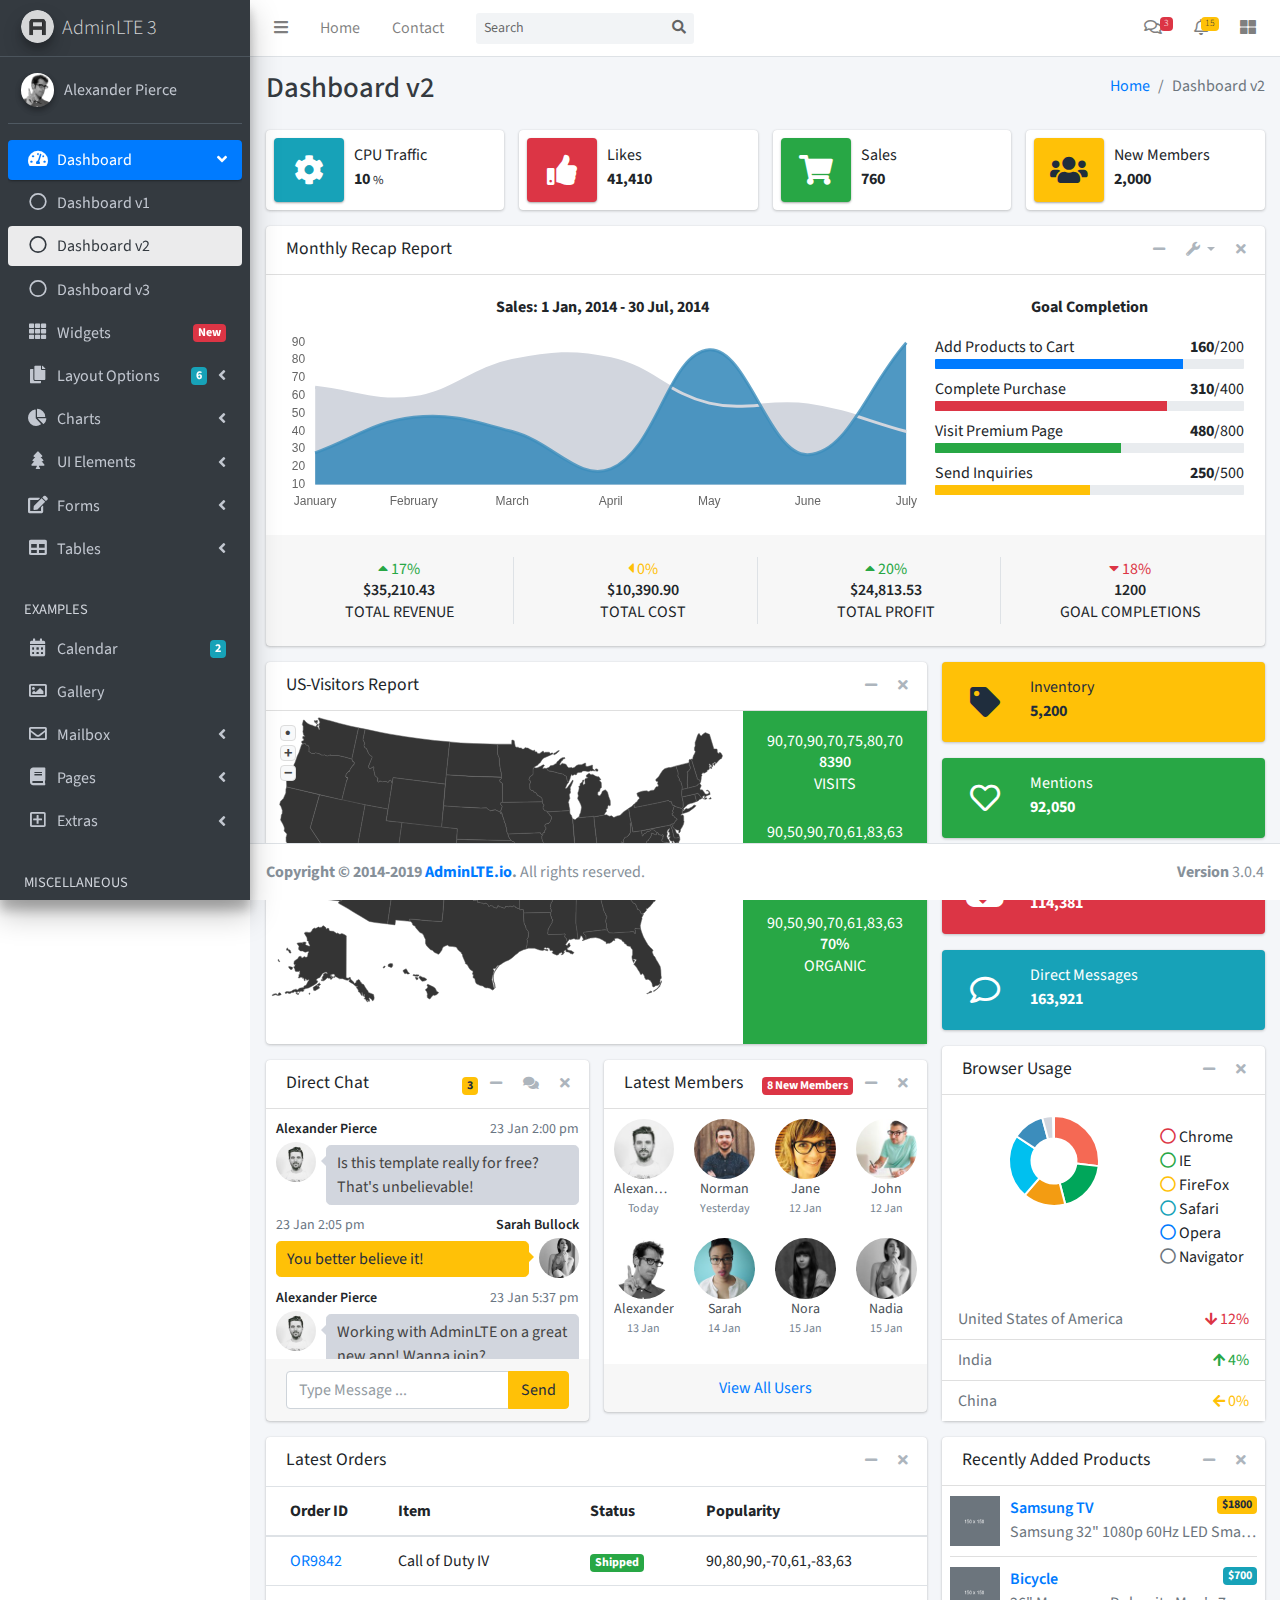
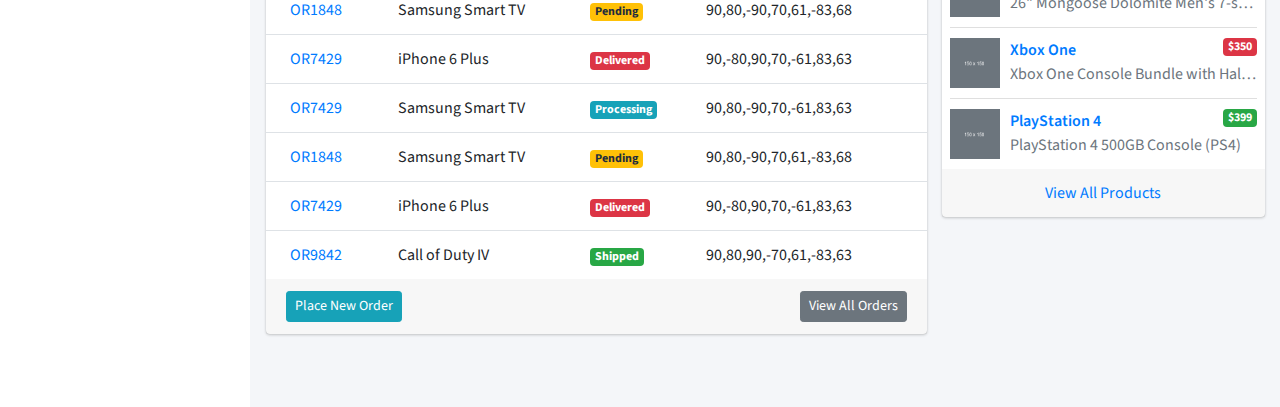
<file: staticfiles/admin-lte/index2.html>
<!DOCTYPE html>
<html lang="en">
<head>
  <meta charset="utf-8">
  <meta name="viewport" content="width=device-width, initial-scale=1">
  <meta http-equiv="x-ua-compatible" content="ie=edge">

  <title>AdminLTE 3 | Dashboard 2</title>

  <!-- Font Awesome Icons -->
  <link rel="stylesheet" href="plugins/fontawesome-free/css/all.min.css">
  <!-- overlayScrollbars -->
  <link rel="stylesheet" href="plugins/overlayScrollbars/css/OverlayScrollbars.min.css">
  <!-- Theme style -->
  <link rel="stylesheet" href="dist/css/adminlte.min.css">
  <!-- Google Font: Source Sans Pro -->
  <link href="https://fonts.googleapis.com/css?family=Source+Sans+Pro:300,400,400i,700" rel="stylesheet">
</head>
<body class="hold-transition sidebar-mini layout-fixed layout-navbar-fixed layout-footer-fixed">
<div class="wrapper">
  <!-- Navbar -->
  <nav class="main-header navbar navbar-expand navbar-white navbar-light">
    <!-- Left navbar links -->
    <ul class="navbar-nav">
      <li class="nav-item">
        <a class="nav-link" data-widget="pushmenu" href="#" role="button"><i class="fas fa-bars"></i></a>
      </li>
      <li class="nav-item d-none d-sm-inline-block">
        <a href="index3.html" class="nav-link">Home</a>
      </li>
      <li class="nav-item d-none d-sm-inline-block">
        <a href="#" class="nav-link">Contact</a>
      </li>
    </ul>

    <!-- SEARCH FORM -->
    <form class="form-inline ml-3">
      <div class="input-group input-group-sm">
        <input class="form-control form-control-navbar" type="search" placeholder="Search" aria-label="Search">
        <div class="input-group-append">
          <button class="btn btn-navbar" type="submit">
            <i class="fas fa-search"></i>
          </button>
        </div>
      </div>
    </form>

    <!-- Right navbar links -->
    <ul class="navbar-nav ml-auto">
      <!-- Messages Dropdown Menu -->
      <li class="nav-item dropdown">
        <a class="nav-link" data-toggle="dropdown" href="#">
          <i class="far fa-comments"></i>
          <span class="badge badge-danger navbar-badge">3</span>
        </a>
        <div class="dropdown-menu dropdown-menu-lg dropdown-menu-right">
          <a href="#" class="dropdown-item">
            <!-- Message Start -->
            <div class="media">
              <img src="dist/img/user1-128x128.jpg" alt="User Avatar" class="img-size-50 mr-3 img-circle">
              <div class="media-body">
                <h3 class="dropdown-item-title">
                  Brad Diesel
                  <span class="float-right text-sm text-danger"><i class="fas fa-star"></i></span>
                </h3>
                <p class="text-sm">Call me whenever you can...</p>
                <p class="text-sm text-muted"><i class="far fa-clock mr-1"></i> 4 Hours Ago</p>
              </div>
            </div>
            <!-- Message End -->
          </a>
          <div class="dropdown-divider"></div>
          <a href="#" class="dropdown-item">
            <!-- Message Start -->
            <div class="media">
              <img src="dist/img/user8-128x128.jpg" alt="User Avatar" class="img-size-50 img-circle mr-3">
              <div class="media-body">
                <h3 class="dropdown-item-title">
                  John Pierce
                  <span class="float-right text-sm text-muted"><i class="fas fa-star"></i></span>
                </h3>
                <p class="text-sm">I got your message bro</p>
                <p class="text-sm text-muted"><i class="far fa-clock mr-1"></i> 4 Hours Ago</p>
              </div>
            </div>
            <!-- Message End -->
          </a>
          <div class="dropdown-divider"></div>
          <a href="#" class="dropdown-item">
            <!-- Message Start -->
            <div class="media">
              <img src="dist/img/user3-128x128.jpg" alt="User Avatar" class="img-size-50 img-circle mr-3">
              <div class="media-body">
                <h3 class="dropdown-item-title">
                  Nora Silvester
                  <span class="float-right text-sm text-warning"><i class="fas fa-star"></i></span>
                </h3>
                <p class="text-sm">The subject goes here</p>
                <p class="text-sm text-muted"><i class="far fa-clock mr-1"></i> 4 Hours Ago</p>
              </div>
            </div>
            <!-- Message End -->
          </a>
          <div class="dropdown-divider"></div>
          <a href="#" class="dropdown-item dropdown-footer">See All Messages</a>
        </div>
      </li>
      <!-- Notifications Dropdown Menu -->
      <li class="nav-item dropdown">
        <a class="nav-link" data-toggle="dropdown" href="#">
          <i class="far fa-bell"></i>
          <span class="badge badge-warning navbar-badge">15</span>
        </a>
        <div class="dropdown-menu dropdown-menu-lg dropdown-menu-right">
          <span class="dropdown-item dropdown-header">15 Notifications</span>
          <div class="dropdown-divider"></div>
          <a href="#" class="dropdown-item">
            <i class="fas fa-envelope mr-2"></i> 4 new messages
            <span class="float-right text-muted text-sm">3 mins</span>
          </a>
          <div class="dropdown-divider"></div>
          <a href="#" class="dropdown-item">
            <i class="fas fa-users mr-2"></i> 8 friend requests
            <span class="float-right text-muted text-sm">12 hours</span>
          </a>
          <div class="dropdown-divider"></div>
          <a href="#" class="dropdown-item">
            <i class="fas fa-file mr-2"></i> 3 new reports
            <span class="float-right text-muted text-sm">2 days</span>
          </a>
          <div class="dropdown-divider"></div>
          <a href="#" class="dropdown-item dropdown-footer">See All Notifications</a>
        </div>
      </li>
      <li class="nav-item">
        <a class="nav-link" data-widget="control-sidebar" data-slide="true" href="#" role="button"><i
            class="fas fa-th-large"></i></a>
      </li>
    </ul>
  </nav>
  <!-- /.navbar -->

  <!-- Main Sidebar Container -->
  <aside class="main-sidebar sidebar-dark-primary elevation-4">
    <!-- Brand Logo -->
    <a href="index3.html" class="brand-link">
      <img src="dist/img/AdminLTELogo.png" alt="AdminLTE Logo" class="brand-image img-circle elevation-3"
           style="opacity: .8">
      <span class="brand-text font-weight-light">AdminLTE 3</span>
    </a>

    <!-- Sidebar -->
    <div class="sidebar">
      <!-- Sidebar user panel (optional) -->
      <div class="user-panel mt-3 pb-3 mb-3 d-flex">
        <div class="image">
          <img src="dist/img/user2-160x160.jpg" class="img-circle elevation-2" alt="User Image">
        </div>
        <div class="info">
          <a href="#" class="d-block">Alexander Pierce</a>
        </div>
      </div>

      <!-- Sidebar Menu -->
      <nav class="mt-2">
        <ul class="nav nav-pills nav-sidebar flex-column" data-widget="treeview" role="menu" data-accordion="false">
          <!-- Add icons to the links using the .nav-icon class
               with font-awesome or any other icon font library -->
          <li class="nav-item has-treeview menu-open">
            <a href="#" class="nav-link active">
              <i class="nav-icon fas fa-tachometer-alt"></i>
              <p>
                Dashboard
                <i class="right fas fa-angle-left"></i>
              </p>
            </a>
            <ul class="nav nav-treeview">
              <li class="nav-item">
                <a href="./index.html" class="nav-link">
                  <i class="far fa-circle nav-icon"></i>
                  <p>Dashboard v1</p>
                </a>
              </li>
              <li class="nav-item">
                <a href="./index2.html" class="nav-link active">
                  <i class="far fa-circle nav-icon"></i>
                  <p>Dashboard v2</p>
                </a>
              </li>
              <li class="nav-item">
                <a href="./index3.html" class="nav-link">
                  <i class="far fa-circle nav-icon"></i>
                  <p>Dashboard v3</p>
                </a>
              </li>
            </ul>
          </li>
          <li class="nav-item">
            <a href="pages/widgets.html" class="nav-link">
              <i class="nav-icon fas fa-th"></i>
              <p>
                Widgets
                <span class="right badge badge-danger">New</span>
              </p>
            </a>
          </li>
          <li class="nav-item has-treeview">
            <a href="#" class="nav-link">
              <i class="nav-icon fas fa-copy"></i>
              <p>
                Layout Options
                <i class="fas fa-angle-left right"></i>
                <span class="badge badge-info right">6</span>
              </p>
            </a>
            <ul class="nav nav-treeview">
              <li class="nav-item">
                <a href="pages/layout/top-nav.html" class="nav-link">
                  <i class="far fa-circle nav-icon"></i>
                  <p>Top Navigation</p>
                </a>
              </li>
              <li class="nav-item">
                <a href="pages/layout/top-nav-sidebar.html" class="nav-link">
                  <i class="far fa-circle nav-icon"></i>
                  <p>Top Navigation + Sidebar</p>
                </a>
              </li>
              <li class="nav-item">
                <a href="pages/layout/boxed.html" class="nav-link">
                  <i class="far fa-circle nav-icon"></i>
                  <p>Boxed</p>
                </a>
              </li>
              <li class="nav-item">
                <a href="pages/layout/fixed-sidebar.html" class="nav-link">
                  <i class="far fa-circle nav-icon"></i>
                  <p>Fixed Sidebar</p>
                </a>
              </li>
              <li class="nav-item">
                <a href="pages/layout/fixed-topnav.html" class="nav-link">
                  <i class="far fa-circle nav-icon"></i>
                  <p>Fixed Navbar</p>
                </a>
              </li>
              <li class="nav-item">
                <a href="pages/layout/fixed-footer.html" class="nav-link">
                  <i class="far fa-circle nav-icon"></i>
                  <p>Fixed Footer</p>
                </a>
              </li>
              <li class="nav-item">
                <a href="pages/layout/collapsed-sidebar.html" class="nav-link">
                  <i class="far fa-circle nav-icon"></i>
                  <p>Collapsed Sidebar</p>
                </a>
              </li>
            </ul>
          </li>
          <li class="nav-item has-treeview">
            <a href="#" class="nav-link">
              <i class="nav-icon fas fa-chart-pie"></i>
              <p>
                Charts
                <i class="right fas fa-angle-left"></i>
              </p>
            </a>
            <ul class="nav nav-treeview">
              <li class="nav-item">
                <a href="pages/charts/chartjs.html" class="nav-link">
                  <i class="far fa-circle nav-icon"></i>
                  <p>ChartJS</p>
                </a>
              </li>
              <li class="nav-item">
                <a href="pages/charts/flot.html" class="nav-link">
                  <i class="far fa-circle nav-icon"></i>
                  <p>Flot</p>
                </a>
              </li>
              <li class="nav-item">
                <a href="pages/charts/inline.html" class="nav-link">
                  <i class="far fa-circle nav-icon"></i>
                  <p>Inline</p>
                </a>
              </li>
            </ul>
          </li>
          <li class="nav-item has-treeview">
            <a href="#" class="nav-link">
              <i class="nav-icon fas fa-tree"></i>
              <p>
                UI Elements
                <i class="fas fa-angle-left right"></i>
              </p>
            </a>
            <ul class="nav nav-treeview">
              <li class="nav-item">
                <a href="pages/UI/general.html" class="nav-link">
                  <i class="far fa-circle nav-icon"></i>
                  <p>General</p>
                </a>
              </li>
              <li class="nav-item">
                <a href="pages/UI/icons.html" class="nav-link">
                  <i class="far fa-circle nav-icon"></i>
                  <p>Icons</p>
                </a>
              </li>
              <li class="nav-item">
                <a href="pages/UI/buttons.html" class="nav-link">
                  <i class="far fa-circle nav-icon"></i>
                  <p>Buttons</p>
                </a>
              </li>
              <li class="nav-item">
                <a href="pages/UI/sliders.html" class="nav-link">
                  <i class="far fa-circle nav-icon"></i>
                  <p>Sliders</p>
                </a>
              </li>
              <li class="nav-item">
                <a href="pages/UI/modals.html" class="nav-link">
                  <i class="far fa-circle nav-icon"></i>
                  <p>Modals & Alerts</p>
                </a>
              </li>
              <li class="nav-item">
                <a href="pages/UI/navbar.html" class="nav-link">
                  <i class="far fa-circle nav-icon"></i>
                  <p>Navbar & Tabs</p>
                </a>
              </li>
              <li class="nav-item">
                <a href="pages/UI/timeline.html" class="nav-link">
                  <i class="far fa-circle nav-icon"></i>
                  <p>Timeline</p>
                </a>
              </li>
              <li class="nav-item">
                <a href="pages/UI/ribbons.html" class="nav-link">
                  <i class="far fa-circle nav-icon"></i>
                  <p>Ribbons</p>
                </a>
              </li>
            </ul>
          </li>
          <li class="nav-item has-treeview">
            <a href="#" class="nav-link">
              <i class="nav-icon fas fa-edit"></i>
              <p>
                Forms
                <i class="fas fa-angle-left right"></i>
              </p>
            </a>
            <ul class="nav nav-treeview">
              <li class="nav-item">
                <a href="pages/forms/general.html" class="nav-link">
                  <i class="far fa-circle nav-icon"></i>
                  <p>General Elements</p>
                </a>
              </li>
              <li class="nav-item">
                <a href="pages/forms/advanced.html" class="nav-link">
                  <i class="far fa-circle nav-icon"></i>
                  <p>Advanced Elements</p>
                </a>
              </li>
              <li class="nav-item">
                <a href="pages/forms/editors.html" class="nav-link">
                  <i class="far fa-circle nav-icon"></i>
                  <p>Editors</p>
                </a>
              </li>
              <li class="nav-item">
                <a href="pages/forms/validation.html" class="nav-link">
                  <i class="far fa-circle nav-icon"></i>
                  <p>Validation</p>
                </a>
              </li>
            </ul>
          </li>
          <li class="nav-item has-treeview">
            <a href="#" class="nav-link">
              <i class="nav-icon fas fa-table"></i>
              <p>
                Tables
                <i class="fas fa-angle-left right"></i>
              </p>
            </a>
            <ul class="nav nav-treeview">
              <li class="nav-item">
                <a href="pages/tables/simple.html" class="nav-link">
                  <i class="far fa-circle nav-icon"></i>
                  <p>Simple Tables</p>
                </a>
              </li>
              <li class="nav-item">
                <a href="pages/tables/data.html" class="nav-link">
                  <i class="far fa-circle nav-icon"></i>
                  <p>DataTables</p>
                </a>
              </li>
              <li class="nav-item">
                <a href="pages/tables/jsgrid.html" class="nav-link">
                  <i class="far fa-circle nav-icon"></i>
                  <p>jsGrid</p>
                </a>
              </li>
            </ul>
          </li>
          <li class="nav-header">EXAMPLES</li>
          <li class="nav-item">
            <a href="pages/calendar.html" class="nav-link">
              <i class="nav-icon fas fa-calendar-alt"></i>
              <p>
                Calendar
                <span class="badge badge-info right">2</span>
              </p>
            </a>
          </li>
          <li class="nav-item">
            <a href="pages/gallery.html" class="nav-link">
              <i class="nav-icon far fa-image"></i>
              <p>
                Gallery
              </p>
            </a>
          </li>
          <li class="nav-item has-treeview">
            <a href="#" class="nav-link">
              <i class="nav-icon far fa-envelope"></i>
              <p>
                Mailbox
                <i class="fas fa-angle-left right"></i>
              </p>
            </a>
            <ul class="nav nav-treeview">
              <li class="nav-item">
                <a href="pages/mailbox/mailbox.html" class="nav-link">
                  <i class="far fa-circle nav-icon"></i>
                  <p>Inbox</p>
                </a>
              </li>
              <li class="nav-item">
                <a href="pages/mailbox/compose.html" class="nav-link">
                  <i class="far fa-circle nav-icon"></i>
                  <p>Compose</p>
                </a>
              </li>
              <li class="nav-item">
                <a href="pages/mailbox/read-mail.html" class="nav-link">
                  <i class="far fa-circle nav-icon"></i>
                  <p>Read</p>
                </a>
              </li>
            </ul>
          </li>
          <li class="nav-item has-treeview">
            <a href="#" class="nav-link">
              <i class="nav-icon fas fa-book"></i>
              <p>
                Pages
                <i class="fas fa-angle-left right"></i>
              </p>
            </a>
            <ul class="nav nav-treeview">
              <li class="nav-item">
                <a href="pages/examples/invoice.html" class="nav-link">
                  <i class="far fa-circle nav-icon"></i>
                  <p>Invoice</p>
                </a>
              </li>
              <li class="nav-item">
                <a href="pages/examples/profile.html" class="nav-link">
                  <i class="far fa-circle nav-icon"></i>
                  <p>Profile</p>
                </a>
              </li>
              <li class="nav-item">
                <a href="pages/examples/e-commerce.html" class="nav-link">
                  <i class="far fa-circle nav-icon"></i>
                  <p>E-commerce</p>
                </a>
              </li>
              <li class="nav-item">
                <a href="pages/examples/projects.html" class="nav-link">
                  <i class="far fa-circle nav-icon"></i>
                  <p>Projects</p>
                </a>
              </li>
              <li class="nav-item">
                <a href="pages/examples/project-add.html" class="nav-link">
                  <i class="far fa-circle nav-icon"></i>
                  <p>Project Add</p>
                </a>
              </li>
              <li class="nav-item">
                <a href="pages/examples/project-edit.html" class="nav-link">
                  <i class="far fa-circle nav-icon"></i>
                  <p>Project Edit</p>
                </a>
              </li>
              <li class="nav-item">
                <a href="pages/examples/project-detail.html" class="nav-link">
                  <i class="far fa-circle nav-icon"></i>
                  <p>Project Detail</p>
                </a>
              </li>
              <li class="nav-item">
                <a href="pages/examples/contacts.html" class="nav-link">
                  <i class="far fa-circle nav-icon"></i>
                  <p>Contacts</p>
                </a>
              </li>
            </ul>
          </li>
          <li class="nav-item has-treeview">
            <a href="#" class="nav-link">
              <i class="nav-icon far fa-plus-square"></i>
              <p>
                Extras
                <i class="fas fa-angle-left right"></i>
              </p>
            </a>
            <ul class="nav nav-treeview">
              <li class="nav-item">
                <a href="pages/examples/login.html" class="nav-link">
                  <i class="far fa-circle nav-icon"></i>
                  <p>Login</p>
                </a>
              </li>
              <li class="nav-item">
                <a href="pages/examples/register.html" class="nav-link">
                  <i class="far fa-circle nav-icon"></i>
                  <p>Register</p>
                </a>
              </li>
              <li class="nav-item">
                <a href="pages/examples/forgot-password.html" class="nav-link">
                  <i class="far fa-circle nav-icon"></i>
                  <p>Forgot Password</p>
                </a>
              </li>
              <li class="nav-item">
                <a href="pages/examples/recover-password.html" class="nav-link">
                  <i class="far fa-circle nav-icon"></i>
                  <p>Recover Password</p>
                </a>
              </li>
              <li class="nav-item">
                <a href="pages/examples/lockscreen.html" class="nav-link">
                  <i class="far fa-circle nav-icon"></i>
                  <p>Lockscreen</p>
                </a>
              </li>
              <li class="nav-item">
                <a href="pages/examples/legacy-user-menu.html" class="nav-link">
                  <i class="far fa-circle nav-icon"></i>
                  <p>Legacy User Menu</p>
                </a>
              </li>
              <li class="nav-item">
                <a href="pages/examples/language-menu.html" class="nav-link">
                  <i class="far fa-circle nav-icon"></i>
                  <p>Language Menu</p>
                </a>
              </li>
              <li class="nav-item">
                <a href="pages/examples/404.html" class="nav-link">
                  <i class="far fa-circle nav-icon"></i>
                  <p>Error 404</p>
                </a>
              </li>
              <li class="nav-item">
                <a href="pages/examples/500.html" class="nav-link">
                  <i class="far fa-circle nav-icon"></i>
                  <p>Error 500</p>
                </a>
              </li>
              <li class="nav-item">
                <a href="pages/examples/pace.html" class="nav-link">
                  <i class="far fa-circle nav-icon"></i>
                  <p>Pace</p>
                </a>
              </li>
              <li class="nav-item">
                <a href="pages/examples/blank.html" class="nav-link">
                  <i class="far fa-circle nav-icon"></i>
                  <p>Blank Page</p>
                </a>
              </li>
              <li class="nav-item">
                <a href="starter.html" class="nav-link">
                  <i class="far fa-circle nav-icon"></i>
                  <p>Starter Page</p>
                </a>
              </li>
            </ul>
          </li>
          <li class="nav-header">MISCELLANEOUS</li>
          <li class="nav-item">
            <a href="https://adminlte.io/docs/3.0" class="nav-link">
              <i class="nav-icon fas fa-file"></i>
              <p>Documentation</p>
            </a>
          </li>
          <li class="nav-header">MULTI LEVEL EXAMPLE</li>
          <li class="nav-item">
            <a href="#" class="nav-link">
              <i class="fas fa-circle nav-icon"></i>
              <p>Level 1</p>
            </a>
          </li>
          <li class="nav-item has-treeview">
            <a href="#" class="nav-link">
              <i class="nav-icon fas fa-circle"></i>
              <p>
                Level 1
                <i class="right fas fa-angle-left"></i>
              </p>
            </a>
            <ul class="nav nav-treeview">
              <li class="nav-item">
                <a href="#" class="nav-link">
                  <i class="far fa-circle nav-icon"></i>
                  <p>Level 2</p>
                </a>
              </li>
              <li class="nav-item has-treeview">
                <a href="#" class="nav-link">
                  <i class="far fa-circle nav-icon"></i>
                  <p>
                    Level 2
                    <i class="right fas fa-angle-left"></i>
                  </p>
                </a>
                <ul class="nav nav-treeview">
                  <li class="nav-item">
                    <a href="#" class="nav-link">
                      <i class="far fa-dot-circle nav-icon"></i>
                      <p>Level 3</p>
                    </a>
                  </li>
                  <li class="nav-item">
                    <a href="#" class="nav-link">
                      <i class="far fa-dot-circle nav-icon"></i>
                      <p>Level 3</p>
                    </a>
                  </li>
                  <li class="nav-item">
                    <a href="#" class="nav-link">
                      <i class="far fa-dot-circle nav-icon"></i>
                      <p>Level 3</p>
                    </a>
                  </li>
                </ul>
              </li>
              <li class="nav-item">
                <a href="#" class="nav-link">
                  <i class="far fa-circle nav-icon"></i>
                  <p>Level 2</p>
                </a>
              </li>
            </ul>
          </li>
          <li class="nav-item">
            <a href="#" class="nav-link">
              <i class="fas fa-circle nav-icon"></i>
              <p>Level 1</p>
            </a>
          </li>
          <li class="nav-header">LABELS</li>
          <li class="nav-item">
            <a href="#" class="nav-link">
              <i class="nav-icon far fa-circle text-danger"></i>
              <p class="text">Important</p>
            </a>
          </li>
          <li class="nav-item">
            <a href="#" class="nav-link">
              <i class="nav-icon far fa-circle text-warning"></i>
              <p>Warning</p>
            </a>
          </li>
          <li class="nav-item">
            <a href="#" class="nav-link">
              <i class="nav-icon far fa-circle text-info"></i>
              <p>Informational</p>
            </a>
          </li>
        </ul>
      </nav>
      <!-- /.sidebar-menu -->
    </div>
    <!-- /.sidebar -->
  </aside>

  <!-- Content Wrapper. Contains page content -->
  <div class="content-wrapper">
    <!-- Content Header (Page header) -->
    <div class="content-header">
      <div class="container-fluid">
        <div class="row mb-2">
          <div class="col-sm-6">
            <h1 class="m-0 text-dark">Dashboard v2</h1>
          </div><!-- /.col -->
          <div class="col-sm-6">
            <ol class="breadcrumb float-sm-right">
              <li class="breadcrumb-item"><a href="#">Home</a></li>
              <li class="breadcrumb-item active">Dashboard v2</li>
            </ol>
          </div><!-- /.col -->
        </div><!-- /.row -->
      </div><!-- /.container-fluid -->
    </div>
    <!-- /.content-header -->

    <!-- Main content -->
    <section class="content">
      <div class="container-fluid">
        <!-- Info boxes -->
        <div class="row">
          <div class="col-12 col-sm-6 col-md-3">
            <div class="info-box">
              <span class="info-box-icon bg-info elevation-1"><i class="fas fa-cog"></i></span>

              <div class="info-box-content">
                <span class="info-box-text">CPU Traffic</span>
                <span class="info-box-number">
                  10
                  <small>%</small>
                </span>
              </div>
              <!-- /.info-box-content -->
            </div>
            <!-- /.info-box -->
          </div>
          <!-- /.col -->
          <div class="col-12 col-sm-6 col-md-3">
            <div class="info-box mb-3">
              <span class="info-box-icon bg-danger elevation-1"><i class="fas fa-thumbs-up"></i></span>

              <div class="info-box-content">
                <span class="info-box-text">Likes</span>
                <span class="info-box-number">41,410</span>
              </div>
              <!-- /.info-box-content -->
            </div>
            <!-- /.info-box -->
          </div>
          <!-- /.col -->

          <!-- fix for small devices only -->
          <div class="clearfix hidden-md-up"></div>

          <div class="col-12 col-sm-6 col-md-3">
            <div class="info-box mb-3">
              <span class="info-box-icon bg-success elevation-1"><i class="fas fa-shopping-cart"></i></span>

              <div class="info-box-content">
                <span class="info-box-text">Sales</span>
                <span class="info-box-number">760</span>
              </div>
              <!-- /.info-box-content -->
            </div>
            <!-- /.info-box -->
          </div>
          <!-- /.col -->
          <div class="col-12 col-sm-6 col-md-3">
            <div class="info-box mb-3">
              <span class="info-box-icon bg-warning elevation-1"><i class="fas fa-users"></i></span>

              <div class="info-box-content">
                <span class="info-box-text">New Members</span>
                <span class="info-box-number">2,000</span>
              </div>
              <!-- /.info-box-content -->
            </div>
            <!-- /.info-box -->
          </div>
          <!-- /.col -->
        </div>
        <!-- /.row -->

        <div class="row">
          <div class="col-md-12">
            <div class="card">
              <div class="card-header">
                <h5 class="card-title">Monthly Recap Report</h5>

                <div class="card-tools">
                  <button type="button" class="btn btn-tool" data-card-widget="collapse">
                    <i class="fas fa-minus"></i>
                  </button>
                  <div class="btn-group">
                    <button type="button" class="btn btn-tool dropdown-toggle" data-toggle="dropdown">
                      <i class="fas fa-wrench"></i>
                    </button>
                    <div class="dropdown-menu dropdown-menu-right" role="menu">
                      <a href="#" class="dropdown-item">Action</a>
                      <a href="#" class="dropdown-item">Another action</a>
                      <a href="#" class="dropdown-item">Something else here</a>
                      <a class="dropdown-divider"></a>
                      <a href="#" class="dropdown-item">Separated link</a>
                    </div>
                  </div>
                  <button type="button" class="btn btn-tool" data-card-widget="remove">
                    <i class="fas fa-times"></i>
                  </button>
                </div>
              </div>
              <!-- /.card-header -->
              <div class="card-body">
                <div class="row">
                  <div class="col-md-8">
                    <p class="text-center">
                      <strong>Sales: 1 Jan, 2014 - 30 Jul, 2014</strong>
                    </p>

                    <div class="chart">
                      <!-- Sales Chart Canvas -->
                      <canvas id="salesChart" height="180" style="height: 180px;"></canvas>
                    </div>
                    <!-- /.chart-responsive -->
                  </div>
                  <!-- /.col -->
                  <div class="col-md-4">
                    <p class="text-center">
                      <strong>Goal Completion</strong>
                    </p>

                    <div class="progress-group">
                      Add Products to Cart
                      <span class="float-right"><b>160</b>/200</span>
                      <div class="progress progress-sm">
                        <div class="progress-bar bg-primary" style="width: 80%"></div>
                      </div>
                    </div>
                    <!-- /.progress-group -->

                    <div class="progress-group">
                      Complete Purchase
                      <span class="float-right"><b>310</b>/400</span>
                      <div class="progress progress-sm">
                        <div class="progress-bar bg-danger" style="width: 75%"></div>
                      </div>
                    </div>

                    <!-- /.progress-group -->
                    <div class="progress-group">
                      <span class="progress-text">Visit Premium Page</span>
                      <span class="float-right"><b>480</b>/800</span>
                      <div class="progress progress-sm">
                        <div class="progress-bar bg-success" style="width: 60%"></div>
                      </div>
                    </div>

                    <!-- /.progress-group -->
                    <div class="progress-group">
                      Send Inquiries
                      <span class="float-right"><b>250</b>/500</span>
                      <div class="progress progress-sm">
                        <div class="progress-bar bg-warning" style="width: 50%"></div>
                      </div>
                    </div>
                    <!-- /.progress-group -->
                  </div>
                  <!-- /.col -->
                </div>
                <!-- /.row -->
              </div>
              <!-- ./card-body -->
              <div class="card-footer">
                <div class="row">
                  <div class="col-sm-3 col-6">
                    <div class="description-block border-right">
                      <span class="description-percentage text-success"><i class="fas fa-caret-up"></i> 17%</span>
                      <h5 class="description-header">$35,210.43</h5>
                      <span class="description-text">TOTAL REVENUE</span>
                    </div>
                    <!-- /.description-block -->
                  </div>
                  <!-- /.col -->
                  <div class="col-sm-3 col-6">
                    <div class="description-block border-right">
                      <span class="description-percentage text-warning"><i class="fas fa-caret-left"></i> 0%</span>
                      <h5 class="description-header">$10,390.90</h5>
                      <span class="description-text">TOTAL COST</span>
                    </div>
                    <!-- /.description-block -->
                  </div>
                  <!-- /.col -->
                  <div class="col-sm-3 col-6">
                    <div class="description-block border-right">
                      <span class="description-percentage text-success"><i class="fas fa-caret-up"></i> 20%</span>
                      <h5 class="description-header">$24,813.53</h5>
                      <span class="description-text">TOTAL PROFIT</span>
                    </div>
                    <!-- /.description-block -->
                  </div>
                  <!-- /.col -->
                  <div class="col-sm-3 col-6">
                    <div class="description-block">
                      <span class="description-percentage text-danger"><i class="fas fa-caret-down"></i> 18%</span>
                      <h5 class="description-header">1200</h5>
                      <span class="description-text">GOAL COMPLETIONS</span>
                    </div>
                    <!-- /.description-block -->
                  </div>
                </div>
                <!-- /.row -->
              </div>
              <!-- /.card-footer -->
            </div>
            <!-- /.card -->
          </div>
          <!-- /.col -->
        </div>
        <!-- /.row -->

        <!-- Main row -->
        <div class="row">
          <!-- Left col -->
          <div class="col-md-8">
            <!-- MAP & BOX PANE -->
            <div class="card">
              <div class="card-header">
                <h3 class="card-title">US-Visitors Report</h3>

                <div class="card-tools">
                  <button type="button" class="btn btn-tool" data-card-widget="collapse">
                    <i class="fas fa-minus"></i>
                  </button>
                  <button type="button" class="btn btn-tool" data-card-widget="remove">
                    <i class="fas fa-times"></i>
                  </button>
                </div>
              </div>
              <!-- /.card-header -->
              <div class="card-body p-0">
                <div class="d-md-flex">
                  <div class="p-1 flex-fill" style="overflow: hidden">
                    <!-- Map will be created here -->
                    <div id="world-map-markers" style="height: 325px; overflow: hidden">
                      <div class="map"></div>
                    </div>
                  </div>
                  <div class="card-pane-right bg-success pt-2 pb-2 pl-4 pr-4">
                    <div class="description-block mb-4">
                      <div class="sparkbar pad" data-color="#fff">90,70,90,70,75,80,70</div>
                      <h5 class="description-header">8390</h5>
                      <span class="description-text">Visits</span>
                    </div>
                    <!-- /.description-block -->
                    <div class="description-block mb-4">
                      <div class="sparkbar pad" data-color="#fff">90,50,90,70,61,83,63</div>
                      <h5 class="description-header">30%</h5>
                      <span class="description-text">Referrals</span>
                    </div>
                    <!-- /.description-block -->
                    <div class="description-block">
                      <div class="sparkbar pad" data-color="#fff">90,50,90,70,61,83,63</div>
                      <h5 class="description-header">70%</h5>
                      <span class="description-text">Organic</span>
                    </div>
                    <!-- /.description-block -->
                  </div><!-- /.card-pane-right -->
                </div><!-- /.d-md-flex -->
              </div>
              <!-- /.card-body -->
            </div>
            <!-- /.card -->
            <div class="row">
              <div class="col-md-6">
                <!-- DIRECT CHAT -->
                <div class="card direct-chat direct-chat-warning">
                  <div class="card-header">
                    <h3 class="card-title">Direct Chat</h3>

                    <div class="card-tools">
                      <span data-toggle="tooltip" title="3 New Messages" class="badge badge-warning">3</span>
                      <button type="button" class="btn btn-tool" data-card-widget="collapse"><i class="fas fa-minus"></i>
                      </button>
                      <button type="button" class="btn btn-tool" data-toggle="tooltip" title="Contacts"
                              data-widget="chat-pane-toggle">
                        <i class="fas fa-comments"></i></button>
                      <button type="button" class="btn btn-tool" data-card-widget="remove"><i class="fas fa-times"></i>
                      </button>
                    </div>
                  </div>
                  <!-- /.card-header -->
                  <div class="card-body">
                    <!-- Conversations are loaded here -->
                    <div class="direct-chat-messages">
                      <!-- Message. Default to the left -->
                      <div class="direct-chat-msg">
                        <div class="direct-chat-infos clearfix">
                          <span class="direct-chat-name float-left">Alexander Pierce</span>
                          <span class="direct-chat-timestamp float-right">23 Jan 2:00 pm</span>
                        </div>
                        <!-- /.direct-chat-infos -->
                        <img class="direct-chat-img" src="dist/img/user1-128x128.jpg" alt="message user image">
                        <!-- /.direct-chat-img -->
                        <div class="direct-chat-text">
                          Is this template really for free? That's unbelievable!
                        </div>
                        <!-- /.direct-chat-text -->
                      </div>
                      <!-- /.direct-chat-msg -->

                      <!-- Message to the right -->
                      <div class="direct-chat-msg right">
                        <div class="direct-chat-infos clearfix">
                          <span class="direct-chat-name float-right">Sarah Bullock</span>
                          <span class="direct-chat-timestamp float-left">23 Jan 2:05 pm</span>
                        </div>
                        <!-- /.direct-chat-infos -->
                        <img class="direct-chat-img" src="dist/img/user3-128x128.jpg" alt="message user image">
                        <!-- /.direct-chat-img -->
                        <div class="direct-chat-text">
                          You better believe it!
                        </div>
                        <!-- /.direct-chat-text -->
                      </div>
                      <!-- /.direct-chat-msg -->

                      <!-- Message. Default to the left -->
                      <div class="direct-chat-msg">
                        <div class="direct-chat-infos clearfix">
                          <span class="direct-chat-name float-left">Alexander Pierce</span>
                          <span class="direct-chat-timestamp float-right">23 Jan 5:37 pm</span>
                        </div>
                        <!-- /.direct-chat-infos -->
                        <img class="direct-chat-img" src="dist/img/user1-128x128.jpg" alt="message user image">
                        <!-- /.direct-chat-img -->
                        <div class="direct-chat-text">
                          Working with AdminLTE on a great new app! Wanna join?
                        </div>
                        <!-- /.direct-chat-text -->
                      </div>
                      <!-- /.direct-chat-msg -->

                      <!-- Message to the right -->
                      <div class="direct-chat-msg right">
                        <div class="direct-chat-infos clearfix">
                          <span class="direct-chat-name float-right">Sarah Bullock</span>
                          <span class="direct-chat-timestamp float-left">23 Jan 6:10 pm</span>
                        </div>
                        <!-- /.direct-chat-infos -->
                        <img class="direct-chat-img" src="dist/img/user3-128x128.jpg" alt="message user image">
                        <!-- /.direct-chat-img -->
                        <div class="direct-chat-text">
                          I would love to.
                        </div>
                        <!-- /.direct-chat-text -->
                      </div>
                      <!-- /.direct-chat-msg -->

                    </div>
                    <!--/.direct-chat-messages-->

                    <!-- Contacts are loaded here -->
                    <div class="direct-chat-contacts">
                      <ul class="contacts-list">
                        <li>
                          <a href="#">
                            <img class="contacts-list-img" src="dist/img/user1-128x128.jpg">

                            <div class="contacts-list-info">
                              <span class="contacts-list-name">
                                Count Dracula
                                <small class="contacts-list-date float-right">2/28/2015</small>
                              </span>
                              <span class="contacts-list-msg">How have you been? I was...</span>
                            </div>
                            <!-- /.contacts-list-info -->
                          </a>
                        </li>
                        <!-- End Contact Item -->
                        <li>
                          <a href="#">
                            <img class="contacts-list-img" src="dist/img/user7-128x128.jpg">

                            <div class="contacts-list-info">
                              <span class="contacts-list-name">
                                Sarah Doe
                                <small class="contacts-list-date float-right">2/23/2015</small>
                              </span>
                              <span class="contacts-list-msg">I will be waiting for...</span>
                            </div>
                            <!-- /.contacts-list-info -->
                          </a>
                        </li>
                        <!-- End Contact Item -->
                        <li>
                          <a href="#">
                            <img class="contacts-list-img" src="dist/img/user3-128x128.jpg">

                            <div class="contacts-list-info">
                              <span class="contacts-list-name">
                                Nadia Jolie
                                <small class="contacts-list-date float-right">2/20/2015</small>
                              </span>
                              <span class="contacts-list-msg">I'll call you back at...</span>
                            </div>
                            <!-- /.contacts-list-info -->
                          </a>
                        </li>
                        <!-- End Contact Item -->
                        <li>
                          <a href="#">
                            <img class="contacts-list-img" src="dist/img/user5-128x128.jpg">

                            <div class="contacts-list-info">
                              <span class="contacts-list-name">
                                Nora S. Vans
                                <small class="contacts-list-date float-right">2/10/2015</small>
                              </span>
                              <span class="contacts-list-msg">Where is your new...</span>
                            </div>
                            <!-- /.contacts-list-info -->
                          </a>
                        </li>
                        <!-- End Contact Item -->
                        <li>
                          <a href="#">
                            <img class="contacts-list-img" src="dist/img/user6-128x128.jpg">

                            <div class="contacts-list-info">
                              <span class="contacts-list-name">
                                John K.
                                <small class="contacts-list-date float-right">1/27/2015</small>
                              </span>
                              <span class="contacts-list-msg">Can I take a look at...</span>
                            </div>
                            <!-- /.contacts-list-info -->
                          </a>
                        </li>
                        <!-- End Contact Item -->
                        <li>
                          <a href="#">
                            <img class="contacts-list-img" src="dist/img/user8-128x128.jpg">

                            <div class="contacts-list-info">
                              <span class="contacts-list-name">
                                Kenneth M.
                                <small class="contacts-list-date float-right">1/4/2015</small>
                              </span>
                              <span class="contacts-list-msg">Never mind I found...</span>
                            </div>
                            <!-- /.contacts-list-info -->
                          </a>
                        </li>
                        <!-- End Contact Item -->
                      </ul>
                      <!-- /.contacts-list -->
                    </div>
                    <!-- /.direct-chat-pane -->
                  </div>
                  <!-- /.card-body -->
                  <div class="card-footer">
                    <form action="#" method="post">
                      <div class="input-group">
                        <input type="text" name="message" placeholder="Type Message ..." class="form-control">
                        <span class="input-group-append">
                          <button type="button" class="btn btn-warning">Send</button>
                        </span>
                      </div>
                    </form>
                  </div>
                  <!-- /.card-footer-->
                </div>
                <!--/.direct-chat -->
              </div>
              <!-- /.col -->

              <div class="col-md-6">
                <!-- USERS LIST -->
                <div class="card">
                  <div class="card-header">
                    <h3 class="card-title">Latest Members</h3>

                    <div class="card-tools">
                      <span class="badge badge-danger">8 New Members</span>
                      <button type="button" class="btn btn-tool" data-card-widget="collapse"><i class="fas fa-minus"></i>
                      </button>
                      <button type="button" class="btn btn-tool" data-card-widget="remove"><i class="fas fa-times"></i>
                      </button>
                    </div>
                  </div>
                  <!-- /.card-header -->
                  <div class="card-body p-0">
                    <ul class="users-list clearfix">
                      <li>
                        <img src="dist/img/user1-128x128.jpg" alt="User Image">
                        <a class="users-list-name" href="#">Alexander Pierce</a>
                        <span class="users-list-date">Today</span>
                      </li>
                      <li>
                        <img src="dist/img/user8-128x128.jpg" alt="User Image">
                        <a class="users-list-name" href="#">Norman</a>
                        <span class="users-list-date">Yesterday</span>
                      </li>
                      <li>
                        <img src="dist/img/user7-128x128.jpg" alt="User Image">
                        <a class="users-list-name" href="#">Jane</a>
                        <span class="users-list-date">12 Jan</span>
                      </li>
                      <li>
                        <img src="dist/img/user6-128x128.jpg" alt="User Image">
                        <a class="users-list-name" href="#">John</a>
                        <span class="users-list-date">12 Jan</span>
                      </li>
                      <li>
                        <img src="dist/img/user2-160x160.jpg" alt="User Image">
                        <a class="users-list-name" href="#">Alexander</a>
                        <span class="users-list-date">13 Jan</span>
                      </li>
                      <li>
                        <img src="dist/img/user5-128x128.jpg" alt="User Image">
                        <a class="users-list-name" href="#">Sarah</a>
                        <span class="users-list-date">14 Jan</span>
                      </li>
                      <li>
                        <img src="dist/img/user4-128x128.jpg" alt="User Image">
                        <a class="users-list-name" href="#">Nora</a>
                        <span class="users-list-date">15 Jan</span>
                      </li>
                      <li>
                        <img src="dist/img/user3-128x128.jpg" alt="User Image">
                        <a class="users-list-name" href="#">Nadia</a>
                        <span class="users-list-date">15 Jan</span>
                      </li>
                    </ul>
                    <!-- /.users-list -->
                  </div>
                  <!-- /.card-body -->
                  <div class="card-footer text-center">
                    <a href="javascript::">View All Users</a>
                  </div>
                  <!-- /.card-footer -->
                </div>
                <!--/.card -->
              </div>
              <!-- /.col -->
            </div>
            <!-- /.row -->

            <!-- TABLE: LATEST ORDERS -->
            <div class="card">
              <div class="card-header border-transparent">
                <h3 class="card-title">Latest Orders</h3>

                <div class="card-tools">
                  <button type="button" class="btn btn-tool" data-card-widget="collapse">
                    <i class="fas fa-minus"></i>
                  </button>
                  <button type="button" class="btn btn-tool" data-card-widget="remove">
                    <i class="fas fa-times"></i>
                  </button>
                </div>
              </div>
              <!-- /.card-header -->
              <div class="card-body p-0">
                <div class="table-responsive">
                  <table class="table m-0">
                    <thead>
                    <tr>
                      <th>Order ID</th>
                      <th>Item</th>
                      <th>Status</th>
                      <th>Popularity</th>
                    </tr>
                    </thead>
                    <tbody>
                    <tr>
                      <td><a href="pages/examples/invoice.html">OR9842</a></td>
                      <td>Call of Duty IV</td>
                      <td><span class="badge badge-success">Shipped</span></td>
                      <td>
                        <div class="sparkbar" data-color="#00a65a" data-height="20">90,80,90,-70,61,-83,63</div>
                      </td>
                    </tr>
                    <tr>
                      <td><a href="pages/examples/invoice.html">OR1848</a></td>
                      <td>Samsung Smart TV</td>
                      <td><span class="badge badge-warning">Pending</span></td>
                      <td>
                        <div class="sparkbar" data-color="#f39c12" data-height="20">90,80,-90,70,61,-83,68</div>
                      </td>
                    </tr>
                    <tr>
                      <td><a href="pages/examples/invoice.html">OR7429</a></td>
                      <td>iPhone 6 Plus</td>
                      <td><span class="badge badge-danger">Delivered</span></td>
                      <td>
                        <div class="sparkbar" data-color="#f56954" data-height="20">90,-80,90,70,-61,83,63</div>
                      </td>
                    </tr>
                    <tr>
                      <td><a href="pages/examples/invoice.html">OR7429</a></td>
                      <td>Samsung Smart TV</td>
                      <td><span class="badge badge-info">Processing</span></td>
                      <td>
                        <div class="sparkbar" data-color="#00c0ef" data-height="20">90,80,-90,70,-61,83,63</div>
                      </td>
                    </tr>
                    <tr>
                      <td><a href="pages/examples/invoice.html">OR1848</a></td>
                      <td>Samsung Smart TV</td>
                      <td><span class="badge badge-warning">Pending</span></td>
                      <td>
                        <div class="sparkbar" data-color="#f39c12" data-height="20">90,80,-90,70,61,-83,68</div>
                      </td>
                    </tr>
                    <tr>
                      <td><a href="pages/examples/invoice.html">OR7429</a></td>
                      <td>iPhone 6 Plus</td>
                      <td><span class="badge badge-danger">Delivered</span></td>
                      <td>
                        <div class="sparkbar" data-color="#f56954" data-height="20">90,-80,90,70,-61,83,63</div>
                      </td>
                    </tr>
                    <tr>
                      <td><a href="pages/examples/invoice.html">OR9842</a></td>
                      <td>Call of Duty IV</td>
                      <td><span class="badge badge-success">Shipped</span></td>
                      <td>
                        <div class="sparkbar" data-color="#00a65a" data-height="20">90,80,90,-70,61,-83,63</div>
                      </td>
                    </tr>
                    </tbody>
                  </table>
                </div>
                <!-- /.table-responsive -->
              </div>
              <!-- /.card-body -->
              <div class="card-footer clearfix">
                <a href="javascript:void(0)" class="btn btn-sm btn-info float-left">Place New Order</a>
                <a href="javascript:void(0)" class="btn btn-sm btn-secondary float-right">View All Orders</a>
              </div>
              <!-- /.card-footer -->
            </div>
            <!-- /.card -->
          </div>
          <!-- /.col -->

          <div class="col-md-4">
            <!-- Info Boxes Style 2 -->
            <div class="info-box mb-3 bg-warning">
              <span class="info-box-icon"><i class="fas fa-tag"></i></span>

              <div class="info-box-content">
                <span class="info-box-text">Inventory</span>
                <span class="info-box-number">5,200</span>
              </div>
              <!-- /.info-box-content -->
            </div>
            <!-- /.info-box -->
            <div class="info-box mb-3 bg-success">
              <span class="info-box-icon"><i class="far fa-heart"></i></span>

              <div class="info-box-content">
                <span class="info-box-text">Mentions</span>
                <span class="info-box-number">92,050</span>
              </div>
              <!-- /.info-box-content -->
            </div>
            <!-- /.info-box -->
            <div class="info-box mb-3 bg-danger">
              <span class="info-box-icon"><i class="fas fa-cloud-download-alt"></i></span>

              <div class="info-box-content">
                <span class="info-box-text">Downloads</span>
                <span class="info-box-number">114,381</span>
              </div>
              <!-- /.info-box-content -->
            </div>
            <!-- /.info-box -->
            <div class="info-box mb-3 bg-info">
              <span class="info-box-icon"><i class="far fa-comment"></i></span>

              <div class="info-box-content">
                <span class="info-box-text">Direct Messages</span>
                <span class="info-box-number">163,921</span>
              </div>
              <!-- /.info-box-content -->
            </div>
            <!-- /.info-box -->

            <div class="card">
              <div class="card-header">
                <h3 class="card-title">Browser Usage</h3>

                <div class="card-tools">
                  <button type="button" class="btn btn-tool" data-card-widget="collapse"><i class="fas fa-minus"></i>
                  </button>
                  <button type="button" class="btn btn-tool" data-card-widget="remove"><i class="fas fa-times"></i>
                  </button>
                </div>
              </div>
              <!-- /.card-header -->
              <div class="card-body">
                <div class="row">
                  <div class="col-md-8">
                    <div class="chart-responsive">
                      <canvas id="pieChart" height="150"></canvas>
                    </div>
                    <!-- ./chart-responsive -->
                  </div>
                  <!-- /.col -->
                  <div class="col-md-4">
                    <ul class="chart-legend clearfix">
                      <li><i class="far fa-circle text-danger"></i> Chrome</li>
                      <li><i class="far fa-circle text-success"></i> IE</li>
                      <li><i class="far fa-circle text-warning"></i> FireFox</li>
                      <li><i class="far fa-circle text-info"></i> Safari</li>
                      <li><i class="far fa-circle text-primary"></i> Opera</li>
                      <li><i class="far fa-circle text-secondary"></i> Navigator</li>
                    </ul>
                  </div>
                  <!-- /.col -->
                </div>
                <!-- /.row -->
              </div>
              <!-- /.card-body -->
              <div class="card-footer bg-white p-0">
                <ul class="nav nav-pills flex-column">
                  <li class="nav-item">
                    <a href="#" class="nav-link">
                      United States of America
                      <span class="float-right text-danger">
                        <i class="fas fa-arrow-down text-sm"></i>
                        12%</span>
                    </a>
                  </li>
                  <li class="nav-item">
                    <a href="#" class="nav-link">
                      India
                      <span class="float-right text-success">
                        <i class="fas fa-arrow-up text-sm"></i> 4%
                      </span>
                    </a>
                  </li>
                  <li class="nav-item">
                    <a href="#" class="nav-link">
                      China
                      <span class="float-right text-warning">
                        <i class="fas fa-arrow-left text-sm"></i> 0%
                      </span>
                    </a>
                  </li>
                </ul>
              </div>
              <!-- /.footer -->
            </div>
            <!-- /.card -->

            <!-- PRODUCT LIST -->
            <div class="card">
              <div class="card-header">
                <h3 class="card-title">Recently Added Products</h3>

                <div class="card-tools">
                  <button type="button" class="btn btn-tool" data-card-widget="collapse">
                    <i class="fas fa-minus"></i>
                  </button>
                  <button type="button" class="btn btn-tool" data-card-widget="remove">
                    <i class="fas fa-times"></i>
                  </button>
                </div>
              </div>
              <!-- /.card-header -->
              <div class="card-body p-0">
                <ul class="products-list product-list-in-card pl-2 pr-2">
                  <li class="item">
                    <div class="product-img">
                      <img src="dist/img/default-150x150.png" alt="Product Image" class="img-size-50">
                    </div>
                    <div class="product-info">
                      <a href="javascript:void(0)" class="product-title">Samsung TV
                        <span class="badge badge-warning float-right">$1800</span></a>
                      <span class="product-description">
                        Samsung 32" 1080p 60Hz LED Smart HDTV.
                      </span>
                    </div>
                  </li>
                  <!-- /.item -->
                  <li class="item">
                    <div class="product-img">
                      <img src="dist/img/default-150x150.png" alt="Product Image" class="img-size-50">
                    </div>
                    <div class="product-info">
                      <a href="javascript:void(0)" class="product-title">Bicycle
                        <span class="badge badge-info float-right">$700</span></a>
                      <span class="product-description">
                        26" Mongoose Dolomite Men's 7-speed, Navy Blue.
                      </span>
                    </div>
                  </li>
                  <!-- /.item -->
                  <li class="item">
                    <div class="product-img">
                      <img src="dist/img/default-150x150.png" alt="Product Image" class="img-size-50">
                    </div>
                    <div class="product-info">
                      <a href="javascript:void(0)" class="product-title">
                        Xbox One <span class="badge badge-danger float-right">
                        $350
                      </span>
                      </a>
                      <span class="product-description">
                        Xbox One Console Bundle with Halo Master Chief Collection.
                      </span>
                    </div>
                  </li>
                  <!-- /.item -->
                  <li class="item">
                    <div class="product-img">
                      <img src="dist/img/default-150x150.png" alt="Product Image" class="img-size-50">
                    </div>
                    <div class="product-info">
                      <a href="javascript:void(0)" class="product-title">PlayStation 4
                        <span class="badge badge-success float-right">$399</span></a>
                      <span class="product-description">
                        PlayStation 4 500GB Console (PS4)
                      </span>
                    </div>
                  </li>
                  <!-- /.item -->
                </ul>
              </div>
              <!-- /.card-body -->
              <div class="card-footer text-center">
                <a href="javascript:void(0)" class="uppercase">View All Products</a>
              </div>
              <!-- /.card-footer -->
            </div>
            <!-- /.card -->
          </div>
          <!-- /.col -->
        </div>
        <!-- /.row -->
      </div><!--/. container-fluid -->
    </section>
    <!-- /.content -->
  </div>
  <!-- /.content-wrapper -->

  <!-- Control Sidebar -->
  <aside class="control-sidebar control-sidebar-dark">
    <!-- Control sidebar content goes here -->
  </aside>
  <!-- /.control-sidebar -->

  <!-- Main Footer -->
  <footer class="main-footer">
    <strong>Copyright &copy; 2014-2019 <a href="http://adminlte.io">AdminLTE.io</a>.</strong>
    All rights reserved.
    <div class="float-right d-none d-sm-inline-block">
      <b>Version</b> 3.0.4
    </div>
  </footer>
</div>
<!-- ./wrapper -->

<!-- REQUIRED SCRIPTS -->
<!-- jQuery -->
<script src="plugins/jquery/jquery.min.js"></script>
<!-- Bootstrap -->
<script src="plugins/bootstrap/js/bootstrap.bundle.min.js"></script>
<!-- overlayScrollbars -->
<script src="plugins/overlayScrollbars/js/jquery.overlayScrollbars.min.js"></script>
<!-- AdminLTE App -->
<script src="dist/js/adminlte.js"></script>

<!-- OPTIONAL SCRIPTS -->
<script src="dist/js/demo.js"></script>

<!-- PAGE PLUGINS -->
<!-- jQuery Mapael -->
<script src="plugins/jquery-mousewheel/jquery.mousewheel.js"></script>
<script src="plugins/raphael/raphael.min.js"></script>
<script src="plugins/jquery-mapael/jquery.mapael.min.js"></script>
<script src="plugins/jquery-mapael/maps/usa_states.min.js"></script>
<!-- ChartJS -->
<script src="plugins/chart.js/Chart.min.js"></script>

<!-- PAGE SCRIPTS -->
<script src="dist/js/pages/dashboard2.js"></script>
</body>
</html>
</file>
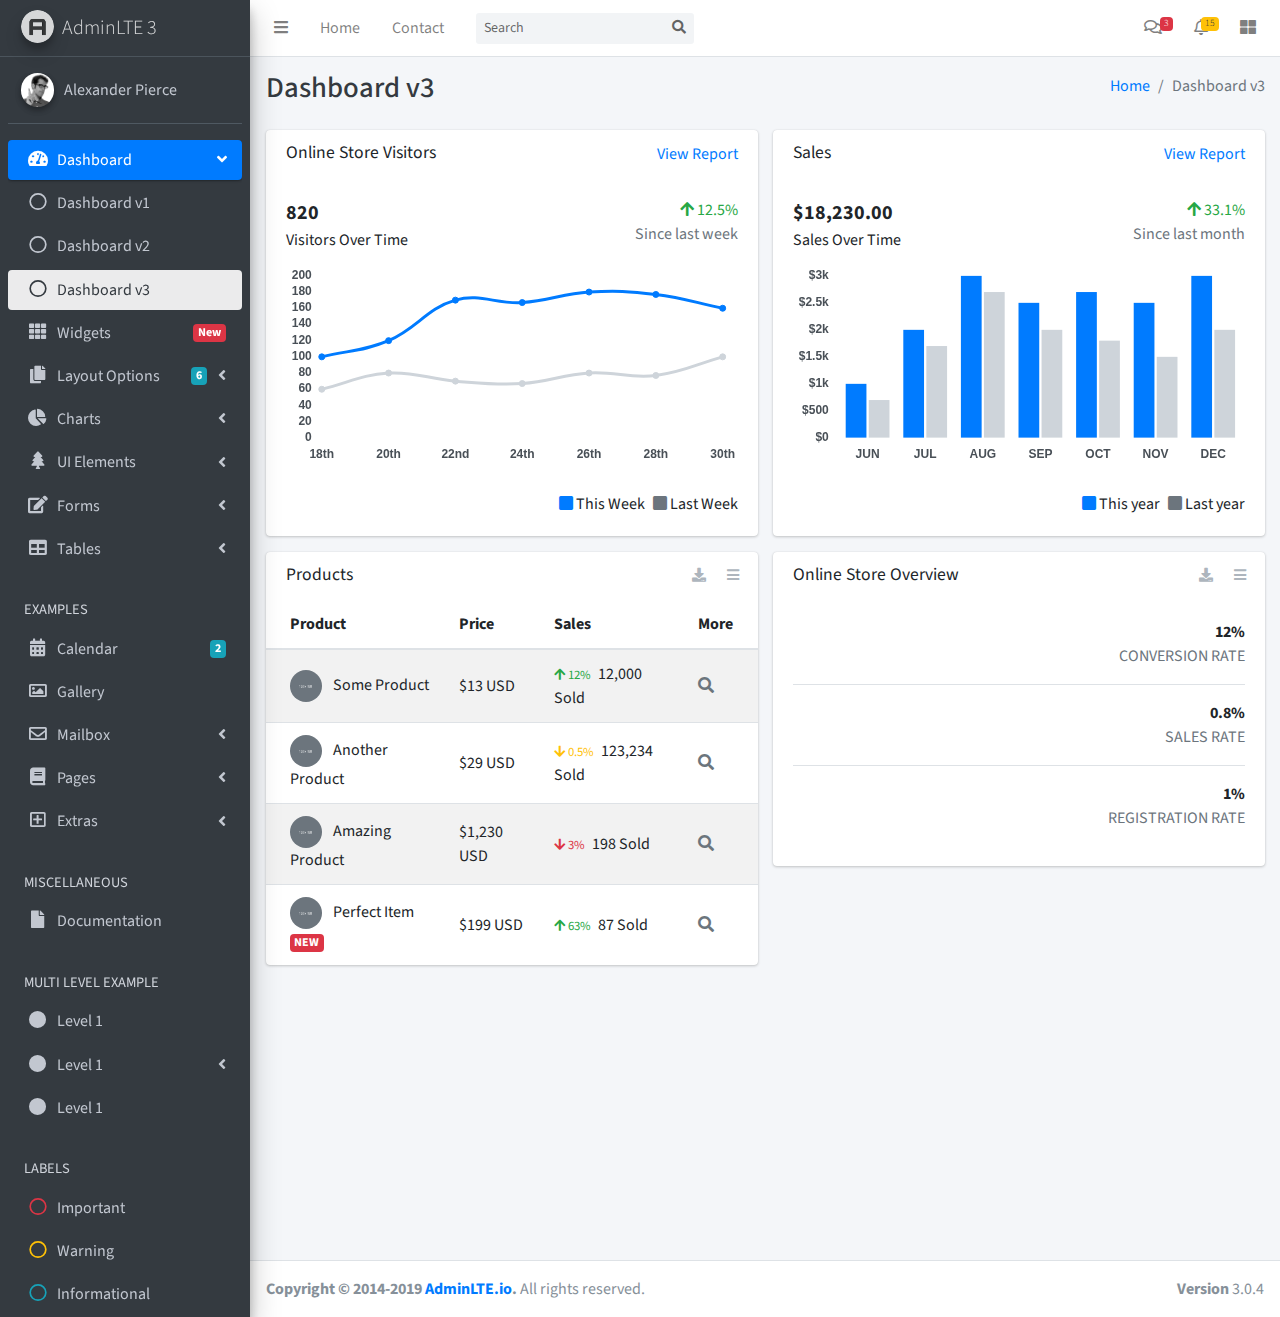
<file: staticfiles/admin-lte/index3.html>
<!DOCTYPE html>
<html lang="en">
<head>
  <meta charset="utf-8">
  <meta name="viewport" content="width=device-width, initial-scale=1">
  <meta http-equiv="x-ua-compatible" content="ie=edge">

  <title>AdminLTE 3 | Dashboard 3</title>

  <!-- Font Awesome Icons -->
  <link rel="stylesheet" href="plugins/fontawesome-free/css/all.min.css">
  <!-- IonIcons -->
  <link rel="stylesheet" href="http://code.ionicframework.com/ionicons/2.0.1/css/ionicons.min.css">
  <!-- Theme style -->
  <link rel="stylesheet" href="dist/css/adminlte.min.css">
  <!-- Google Font: Source Sans Pro -->
  <link href="https://fonts.googleapis.com/css?family=Source+Sans+Pro:300,400,400i,700" rel="stylesheet">
</head>
<!--
BODY TAG OPTIONS:
=================
Apply one or more of the following classes to to the body tag
to get the desired effect
|---------------------------------------------------------|
|LAYOUT OPTIONS | sidebar-collapse                        |
|               | sidebar-mini                            |
|---------------------------------------------------------|
-->
<body class="hold-transition sidebar-mini">
<div class="wrapper">
  <!-- Navbar -->
  <nav class="main-header navbar navbar-expand navbar-white navbar-light">
    <!-- Left navbar links -->
    <ul class="navbar-nav">
      <li class="nav-item">
        <a class="nav-link" data-widget="pushmenu" href="#" role="button"><i class="fas fa-bars"></i></a>
      </li>
      <li class="nav-item d-none d-sm-inline-block">
        <a href="index3.html" class="nav-link">Home</a>
      </li>
      <li class="nav-item d-none d-sm-inline-block">
        <a href="#" class="nav-link">Contact</a>
      </li>
    </ul>

    <!-- SEARCH FORM -->
    <form class="form-inline ml-3">
      <div class="input-group input-group-sm">
        <input class="form-control form-control-navbar" type="search" placeholder="Search" aria-label="Search">
        <div class="input-group-append">
          <button class="btn btn-navbar" type="submit">
            <i class="fas fa-search"></i>
          </button>
        </div>
      </div>
    </form>

    <!-- Right navbar links -->
    <ul class="navbar-nav ml-auto">
      <!-- Messages Dropdown Menu -->
      <li class="nav-item dropdown">
        <a class="nav-link" data-toggle="dropdown" href="#">
          <i class="far fa-comments"></i>
          <span class="badge badge-danger navbar-badge">3</span>
        </a>
        <div class="dropdown-menu dropdown-menu-lg dropdown-menu-right">
          <a href="#" class="dropdown-item">
            <!-- Message Start -->
            <div class="media">
              <img src="dist/img/user1-128x128.jpg" alt="User Avatar" class="img-size-50 mr-3 img-circle">
              <div class="media-body">
                <h3 class="dropdown-item-title">
                  Brad Diesel
                  <span class="float-right text-sm text-danger"><i class="fas fa-star"></i></span>
                </h3>
                <p class="text-sm">Call me whenever you can...</p>
                <p class="text-sm text-muted"><i class="far fa-clock mr-1"></i> 4 Hours Ago</p>
              </div>
            </div>
            <!-- Message End -->
          </a>
          <div class="dropdown-divider"></div>
          <a href="#" class="dropdown-item">
            <!-- Message Start -->
            <div class="media">
              <img src="dist/img/user8-128x128.jpg" alt="User Avatar" class="img-size-50 img-circle mr-3">
              <div class="media-body">
                <h3 class="dropdown-item-title">
                  John Pierce
                  <span class="float-right text-sm text-muted"><i class="fas fa-star"></i></span>
                </h3>
                <p class="text-sm">I got your message bro</p>
                <p class="text-sm text-muted"><i class="far fa-clock mr-1"></i> 4 Hours Ago</p>
              </div>
            </div>
            <!-- Message End -->
          </a>
          <div class="dropdown-divider"></div>
          <a href="#" class="dropdown-item">
            <!-- Message Start -->
            <div class="media">
              <img src="dist/img/user3-128x128.jpg" alt="User Avatar" class="img-size-50 img-circle mr-3">
              <div class="media-body">
                <h3 class="dropdown-item-title">
                  Nora Silvester
                  <span class="float-right text-sm text-warning"><i class="fas fa-star"></i></span>
                </h3>
                <p class="text-sm">The subject goes here</p>
                <p class="text-sm text-muted"><i class="far fa-clock mr-1"></i> 4 Hours Ago</p>
              </div>
            </div>
            <!-- Message End -->
          </a>
          <div class="dropdown-divider"></div>
          <a href="#" class="dropdown-item dropdown-footer">See All Messages</a>
        </div>
      </li>
      <!-- Notifications Dropdown Menu -->
      <li class="nav-item dropdown">
        <a class="nav-link" data-toggle="dropdown" href="#">
          <i class="far fa-bell"></i>
          <span class="badge badge-warning navbar-badge">15</span>
        </a>
        <div class="dropdown-menu dropdown-menu-lg dropdown-menu-right">
          <span class="dropdown-item dropdown-header">15 Notifications</span>
          <div class="dropdown-divider"></div>
          <a href="#" class="dropdown-item">
            <i class="fas fa-envelope mr-2"></i> 4 new messages
            <span class="float-right text-muted text-sm">3 mins</span>
          </a>
          <div class="dropdown-divider"></div>
          <a href="#" class="dropdown-item">
            <i class="fas fa-users mr-2"></i> 8 friend requests
            <span class="float-right text-muted text-sm">12 hours</span>
          </a>
          <div class="dropdown-divider"></div>
          <a href="#" class="dropdown-item">
            <i class="fas fa-file mr-2"></i> 3 new reports
            <span class="float-right text-muted text-sm">2 days</span>
          </a>
          <div class="dropdown-divider"></div>
          <a href="#" class="dropdown-item dropdown-footer">See All Notifications</a>
        </div>
      </li>
      <li class="nav-item">
        <a class="nav-link" data-widget="control-sidebar" data-slide="true" href="#" role="button"><i
            class="fas fa-th-large"></i></a>
      </li>
    </ul>
  </nav>
  <!-- /.navbar -->

  <!-- Main Sidebar Container -->
  <aside class="main-sidebar sidebar-dark-primary elevation-4">
    <!-- Brand Logo -->
    <a href="index3.html" class="brand-link">
      <img src="dist/img/AdminLTELogo.png" alt="AdminLTE Logo" class="brand-image img-circle elevation-3"
           style="opacity: .8">
      <span class="brand-text font-weight-light">AdminLTE 3</span>
    </a>

    <!-- Sidebar -->
    <div class="sidebar">
      <!-- Sidebar user panel (optional) -->
      <div class="user-panel mt-3 pb-3 mb-3 d-flex">
        <div class="image">
          <img src="dist/img/user2-160x160.jpg" class="img-circle elevation-2" alt="User Image">
        </div>
        <div class="info">
          <a href="#" class="d-block">Alexander Pierce</a>
        </div>
      </div>

      <!-- Sidebar Menu -->
      <nav class="mt-2">
        <ul class="nav nav-pills nav-sidebar flex-column" data-widget="treeview" role="menu" data-accordion="false">
          <!-- Add icons to the links using the .nav-icon class
               with font-awesome or any other icon font library -->
          <li class="nav-item has-treeview menu-open">
            <a href="#" class="nav-link active">
              <i class="nav-icon fas fa-tachometer-alt"></i>
              <p>
                Dashboard
                <i class="right fas fa-angle-left"></i>
              </p>
            </a>
            <ul class="nav nav-treeview">
              <li class="nav-item">
                <a href="./index.html" class="nav-link">
                  <i class="far fa-circle nav-icon"></i>
                  <p>Dashboard v1</p>
                </a>
              </li>
              <li class="nav-item">
                <a href="./index2.html" class="nav-link">
                  <i class="far fa-circle nav-icon"></i>
                  <p>Dashboard v2</p>
                </a>
              </li>
              <li class="nav-item">
                <a href="./index3.html" class="nav-link active">
                  <i class="far fa-circle nav-icon"></i>
                  <p>Dashboard v3</p>
                </a>
              </li>
            </ul>
          </li>
          <li class="nav-item">
            <a href="pages/widgets.html" class="nav-link">
              <i class="nav-icon fas fa-th"></i>
              <p>
                Widgets
                <span class="right badge badge-danger">New</span>
              </p>
            </a>
          </li>
          <li class="nav-item has-treeview">
            <a href="#" class="nav-link">
              <i class="nav-icon fas fa-copy"></i>
              <p>
                Layout Options
                <i class="fas fa-angle-left right"></i>
                <span class="badge badge-info right">6</span>
              </p>
            </a>
            <ul class="nav nav-treeview">
              <li class="nav-item">
                <a href="pages/layout/top-nav.html" class="nav-link">
                  <i class="far fa-circle nav-icon"></i>
                  <p>Top Navigation</p>
                </a>
              </li>
              <li class="nav-item">
                <a href="pages/layout/top-nav-sidebar.html" class="nav-link">
                  <i class="far fa-circle nav-icon"></i>
                  <p>Top Navigation + Sidebar</p>
                </a>
              </li>
              <li class="nav-item">
                <a href="pages/layout/boxed.html" class="nav-link">
                  <i class="far fa-circle nav-icon"></i>
                  <p>Boxed</p>
                </a>
              </li>
              <li class="nav-item">
                <a href="pages/layout/fixed-sidebar.html" class="nav-link">
                  <i class="far fa-circle nav-icon"></i>
                  <p>Fixed Sidebar</p>
                </a>
              </li>
              <li class="nav-item">
                <a href="pages/layout/fixed-topnav.html" class="nav-link">
                  <i class="far fa-circle nav-icon"></i>
                  <p>Fixed Navbar</p>
                </a>
              </li>
              <li class="nav-item">
                <a href="pages/layout/fixed-footer.html" class="nav-link">
                  <i class="far fa-circle nav-icon"></i>
                  <p>Fixed Footer</p>
                </a>
              </li>
              <li class="nav-item">
                <a href="pages/layout/collapsed-sidebar.html" class="nav-link">
                  <i class="far fa-circle nav-icon"></i>
                  <p>Collapsed Sidebar</p>
                </a>
              </li>
            </ul>
          </li>
          <li class="nav-item has-treeview">
            <a href="#" class="nav-link">
              <i class="nav-icon fas fa-chart-pie"></i>
              <p>
                Charts
                <i class="right fas fa-angle-left"></i>
              </p>
            </a>
            <ul class="nav nav-treeview">
              <li class="nav-item">
                <a href="pages/charts/chartjs.html" class="nav-link">
                  <i class="far fa-circle nav-icon"></i>
                  <p>ChartJS</p>
                </a>
              </li>
              <li class="nav-item">
                <a href="pages/charts/flot.html" class="nav-link">
                  <i class="far fa-circle nav-icon"></i>
                  <p>Flot</p>
                </a>
              </li>
              <li class="nav-item">
                <a href="pages/charts/inline.html" class="nav-link">
                  <i class="far fa-circle nav-icon"></i>
                  <p>Inline</p>
                </a>
              </li>
            </ul>
          </li>
          <li class="nav-item has-treeview">
            <a href="#" class="nav-link">
              <i class="nav-icon fas fa-tree"></i>
              <p>
                UI Elements
                <i class="fas fa-angle-left right"></i>
              </p>
            </a>
            <ul class="nav nav-treeview">
              <li class="nav-item">
                <a href="pages/UI/general.html" class="nav-link">
                  <i class="far fa-circle nav-icon"></i>
                  <p>General</p>
                </a>
              </li>
              <li class="nav-item">
                <a href="pages/UI/icons.html" class="nav-link">
                  <i class="far fa-circle nav-icon"></i>
                  <p>Icons</p>
                </a>
              </li>
              <li class="nav-item">
                <a href="pages/UI/buttons.html" class="nav-link">
                  <i class="far fa-circle nav-icon"></i>
                  <p>Buttons</p>
                </a>
              </li>
              <li class="nav-item">
                <a href="pages/UI/sliders.html" class="nav-link">
                  <i class="far fa-circle nav-icon"></i>
                  <p>Sliders</p>
                </a>
              </li>
              <li class="nav-item">
                <a href="pages/UI/modals.html" class="nav-link">
                  <i class="far fa-circle nav-icon"></i>
                  <p>Modals & Alerts</p>
                </a>
              </li>
              <li class="nav-item">
                <a href="pages/UI/navbar.html" class="nav-link">
                  <i class="far fa-circle nav-icon"></i>
                  <p>Navbar & Tabs</p>
                </a>
              </li>
              <li class="nav-item">
                <a href="pages/UI/timeline.html" class="nav-link">
                  <i class="far fa-circle nav-icon"></i>
                  <p>Timeline</p>
                </a>
              </li>
              <li class="nav-item">
                <a href="pages/UI/ribbons.html" class="nav-link">
                  <i class="far fa-circle nav-icon"></i>
                  <p>Ribbons</p>
                </a>
              </li>
            </ul>
          </li>
          <li class="nav-item has-treeview">
            <a href="#" class="nav-link">
              <i class="nav-icon fas fa-edit"></i>
              <p>
                Forms
                <i class="fas fa-angle-left right"></i>
              </p>
            </a>
            <ul class="nav nav-treeview">
              <li class="nav-item">
                <a href="pages/forms/general.html" class="nav-link">
                  <i class="far fa-circle nav-icon"></i>
                  <p>General Elements</p>
                </a>
              </li>
              <li class="nav-item">
                <a href="pages/forms/advanced.html" class="nav-link">
                  <i class="far fa-circle nav-icon"></i>
                  <p>Advanced Elements</p>
                </a>
              </li>
              <li class="nav-item">
                <a href="pages/forms/editors.html" class="nav-link">
                  <i class="far fa-circle nav-icon"></i>
                  <p>Editors</p>
                </a>
              </li>
              <li class="nav-item">
                <a href="pages/forms/validation.html" class="nav-link">
                  <i class="far fa-circle nav-icon"></i>
                  <p>Validation</p>
                </a>
              </li>
            </ul>
          </li>
          <li class="nav-item has-treeview">
            <a href="#" class="nav-link">
              <i class="nav-icon fas fa-table"></i>
              <p>
                Tables
                <i class="fas fa-angle-left right"></i>
              </p>
            </a>
            <ul class="nav nav-treeview">
              <li class="nav-item">
                <a href="pages/tables/simple.html" class="nav-link">
                  <i class="far fa-circle nav-icon"></i>
                  <p>Simple Tables</p>
                </a>
              </li>
              <li class="nav-item">
                <a href="pages/tables/data.html" class="nav-link">
                  <i class="far fa-circle nav-icon"></i>
                  <p>DataTables</p>
                </a>
              </li>
              <li class="nav-item">
                <a href="pages/tables/jsgrid.html" class="nav-link">
                  <i class="far fa-circle nav-icon"></i>
                  <p>jsGrid</p>
                </a>
              </li>
            </ul>
          </li>
          <li class="nav-header">EXAMPLES</li>
          <li class="nav-item">
            <a href="pages/calendar.html" class="nav-link">
              <i class="nav-icon fas fa-calendar-alt"></i>
              <p>
                Calendar
                <span class="badge badge-info right">2</span>
              </p>
            </a>
          </li>
          <li class="nav-item">
            <a href="pages/gallery.html" class="nav-link">
              <i class="nav-icon far fa-image"></i>
              <p>
                Gallery
              </p>
            </a>
          </li>
          <li class="nav-item has-treeview">
            <a href="#" class="nav-link">
              <i class="nav-icon far fa-envelope"></i>
              <p>
                Mailbox
                <i class="fas fa-angle-left right"></i>
              </p>
            </a>
            <ul class="nav nav-treeview">
              <li class="nav-item">
                <a href="pages/mailbox/mailbox.html" class="nav-link">
                  <i class="far fa-circle nav-icon"></i>
                  <p>Inbox</p>
                </a>
              </li>
              <li class="nav-item">
                <a href="pages/mailbox/compose.html" class="nav-link">
                  <i class="far fa-circle nav-icon"></i>
                  <p>Compose</p>
                </a>
              </li>
              <li class="nav-item">
                <a href="pages/mailbox/read-mail.html" class="nav-link">
                  <i class="far fa-circle nav-icon"></i>
                  <p>Read</p>
                </a>
              </li>
            </ul>
          </li>
          <li class="nav-item has-treeview">
            <a href="#" class="nav-link">
              <i class="nav-icon fas fa-book"></i>
              <p>
                Pages
                <i class="fas fa-angle-left right"></i>
              </p>
            </a>
            <ul class="nav nav-treeview">
              <li class="nav-item">
                <a href="pages/examples/invoice.html" class="nav-link">
                  <i class="far fa-circle nav-icon"></i>
                  <p>Invoice</p>
                </a>
              </li>
              <li class="nav-item">
                <a href="pages/examples/profile.html" class="nav-link">
                  <i class="far fa-circle nav-icon"></i>
                  <p>Profile</p>
                </a>
              </li>
              <li class="nav-item">
                <a href="pages/examples/e-commerce.html" class="nav-link">
                  <i class="far fa-circle nav-icon"></i>
                  <p>E-commerce</p>
                </a>
              </li>
              <li class="nav-item">
                <a href="pages/examples/projects.html" class="nav-link">
                  <i class="far fa-circle nav-icon"></i>
                  <p>Projects</p>
                </a>
              </li>
              <li class="nav-item">
                <a href="pages/examples/project-add.html" class="nav-link">
                  <i class="far fa-circle nav-icon"></i>
                  <p>Project Add</p>
                </a>
              </li>
              <li class="nav-item">
                <a href="pages/examples/project-edit.html" class="nav-link">
                  <i class="far fa-circle nav-icon"></i>
                  <p>Project Edit</p>
                </a>
              </li>
              <li class="nav-item">
                <a href="pages/examples/project-detail.html" class="nav-link">
                  <i class="far fa-circle nav-icon"></i>
                  <p>Project Detail</p>
                </a>
              </li>
              <li class="nav-item">
                <a href="pages/examples/contacts.html" class="nav-link">
                  <i class="far fa-circle nav-icon"></i>
                  <p>Contacts</p>
                </a>
              </li>
            </ul>
          </li>
          <li class="nav-item has-treeview">
            <a href="#" class="nav-link">
              <i class="nav-icon far fa-plus-square"></i>
              <p>
                Extras
                <i class="fas fa-angle-left right"></i>
              </p>
            </a>
            <ul class="nav nav-treeview">
              <li class="nav-item">
                <a href="pages/examples/login.html" class="nav-link">
                  <i class="far fa-circle nav-icon"></i>
                  <p>Login</p>
                </a>
              </li>
              <li class="nav-item">
                <a href="pages/examples/register.html" class="nav-link">
                  <i class="far fa-circle nav-icon"></i>
                  <p>Register</p>
                </a>
              </li>
              <li class="nav-item">
                <a href="pages/examples/forgot-password.html" class="nav-link">
                  <i class="far fa-circle nav-icon"></i>
                  <p>Forgot Password</p>
                </a>
              </li>
              <li class="nav-item">
                <a href="pages/examples/recover-password.html" class="nav-link">
                  <i class="far fa-circle nav-icon"></i>
                  <p>Recover Password</p>
                </a>
              </li>
              <li class="nav-item">
                <a href="pages/examples/lockscreen.html" class="nav-link">
                  <i class="far fa-circle nav-icon"></i>
                  <p>Lockscreen</p>
                </a>
              </li>
              <li class="nav-item">
                <a href="pages/examples/legacy-user-menu.html" class="nav-link">
                  <i class="far fa-circle nav-icon"></i>
                  <p>Legacy User Menu</p>
                </a>
              </li>
              <li class="nav-item">
                <a href="pages/examples/language-menu.html" class="nav-link">
                  <i class="far fa-circle nav-icon"></i>
                  <p>Language Menu</p>
                </a>
              </li>
              <li class="nav-item">
                <a href="pages/examples/404.html" class="nav-link">
                  <i class="far fa-circle nav-icon"></i>
                  <p>Error 404</p>
                </a>
              </li>
              <li class="nav-item">
                <a href="pages/examples/500.html" class="nav-link">
                  <i class="far fa-circle nav-icon"></i>
                  <p>Error 500</p>
                </a>
              </li>
              <li class="nav-item">
                <a href="pages/examples/pace.html" class="nav-link">
                  <i class="far fa-circle nav-icon"></i>
                  <p>Pace</p>
                </a>
              </li>
              <li class="nav-item">
                <a href="pages/examples/blank.html" class="nav-link">
                  <i class="far fa-circle nav-icon"></i>
                  <p>Blank Page</p>
                </a>
              </li>
              <li class="nav-item">
                <a href="starter.html" class="nav-link">
                  <i class="far fa-circle nav-icon"></i>
                  <p>Starter Page</p>
                </a>
              </li>
            </ul>
          </li>
          <li class="nav-header">MISCELLANEOUS</li>
          <li class="nav-item">
            <a href="https://adminlte.io/docs/3.0" class="nav-link">
              <i class="nav-icon fas fa-file"></i>
              <p>Documentation</p>
            </a>
          </li>
          <li class="nav-header">MULTI LEVEL EXAMPLE</li>
          <li class="nav-item">
            <a href="#" class="nav-link">
              <i class="fas fa-circle nav-icon"></i>
              <p>Level 1</p>
            </a>
          </li>
          <li class="nav-item has-treeview">
            <a href="#" class="nav-link">
              <i class="nav-icon fas fa-circle"></i>
              <p>
                Level 1
                <i class="right fas fa-angle-left"></i>
              </p>
            </a>
            <ul class="nav nav-treeview">
              <li class="nav-item">
                <a href="#" class="nav-link">
                  <i class="far fa-circle nav-icon"></i>
                  <p>Level 2</p>
                </a>
              </li>
              <li class="nav-item has-treeview">
                <a href="#" class="nav-link">
                  <i class="far fa-circle nav-icon"></i>
                  <p>
                    Level 2
                    <i class="right fas fa-angle-left"></i>
                  </p>
                </a>
                <ul class="nav nav-treeview">
                  <li class="nav-item">
                    <a href="#" class="nav-link">
                      <i class="far fa-dot-circle nav-icon"></i>
                      <p>Level 3</p>
                    </a>
                  </li>
                  <li class="nav-item">
                    <a href="#" class="nav-link">
                      <i class="far fa-dot-circle nav-icon"></i>
                      <p>Level 3</p>
                    </a>
                  </li>
                  <li class="nav-item">
                    <a href="#" class="nav-link">
                      <i class="far fa-dot-circle nav-icon"></i>
                      <p>Level 3</p>
                    </a>
                  </li>
                </ul>
              </li>
              <li class="nav-item">
                <a href="#" class="nav-link">
                  <i class="far fa-circle nav-icon"></i>
                  <p>Level 2</p>
                </a>
              </li>
            </ul>
          </li>
          <li class="nav-item">
            <a href="#" class="nav-link">
              <i class="fas fa-circle nav-icon"></i>
              <p>Level 1</p>
            </a>
          </li>
          <li class="nav-header">LABELS</li>
          <li class="nav-item">
            <a href="#" class="nav-link">
              <i class="nav-icon far fa-circle text-danger"></i>
              <p class="text">Important</p>
            </a>
          </li>
          <li class="nav-item">
            <a href="#" class="nav-link">
              <i class="nav-icon far fa-circle text-warning"></i>
              <p>Warning</p>
            </a>
          </li>
          <li class="nav-item">
            <a href="#" class="nav-link">
              <i class="nav-icon far fa-circle text-info"></i>
              <p>Informational</p>
            </a>
          </li>
        </ul>
      </nav>
      <!-- /.sidebar-menu -->
    </div>
    <!-- /.sidebar -->
  </aside>

  <!-- Content Wrapper. Contains page content -->
  <div class="content-wrapper">
    <!-- Content Header (Page header) -->
    <div class="content-header">
      <div class="container-fluid">
        <div class="row mb-2">
          <div class="col-sm-6">
            <h1 class="m-0 text-dark">Dashboard v3</h1>
          </div><!-- /.col -->
          <div class="col-sm-6">
            <ol class="breadcrumb float-sm-right">
              <li class="breadcrumb-item"><a href="#">Home</a></li>
              <li class="breadcrumb-item active">Dashboard v3</li>
            </ol>
          </div><!-- /.col -->
        </div><!-- /.row -->
      </div><!-- /.container-fluid -->
    </div>
    <!-- /.content-header -->

    <!-- Main content -->
    <div class="content">
      <div class="container-fluid">
        <div class="row">
          <div class="col-lg-6">
            <div class="card">
              <div class="card-header border-0">
                <div class="d-flex justify-content-between">
                  <h3 class="card-title">Online Store Visitors</h3>
                  <a href="javascript:void(0);">View Report</a>
                </div>
              </div>
              <div class="card-body">
                <div class="d-flex">
                  <p class="d-flex flex-column">
                    <span class="text-bold text-lg">820</span>
                    <span>Visitors Over Time</span>
                  </p>
                  <p class="ml-auto d-flex flex-column text-right">
                    <span class="text-success">
                      <i class="fas fa-arrow-up"></i> 12.5%
                    </span>
                    <span class="text-muted">Since last week</span>
                  </p>
                </div>
                <!-- /.d-flex -->

                <div class="position-relative mb-4">
                  <canvas id="visitors-chart" height="200"></canvas>
                </div>

                <div class="d-flex flex-row justify-content-end">
                  <span class="mr-2">
                    <i class="fas fa-square text-primary"></i> This Week
                  </span>

                  <span>
                    <i class="fas fa-square text-gray"></i> Last Week
                  </span>
                </div>
              </div>
            </div>
            <!-- /.card -->

            <div class="card">
              <div class="card-header border-0">
                <h3 class="card-title">Products</h3>
                <div class="card-tools">
                  <a href="#" class="btn btn-tool btn-sm">
                    <i class="fas fa-download"></i>
                  </a>
                  <a href="#" class="btn btn-tool btn-sm">
                    <i class="fas fa-bars"></i>
                  </a>
                </div>
              </div>
              <div class="card-body table-responsive p-0">
                <table class="table table-striped table-valign-middle">
                  <thead>
                  <tr>
                    <th>Product</th>
                    <th>Price</th>
                    <th>Sales</th>
                    <th>More</th>
                  </tr>
                  </thead>
                  <tbody>
                  <tr>
                    <td>
                      <img src="dist/img/default-150x150.png" alt="Product 1" class="img-circle img-size-32 mr-2">
                      Some Product
                    </td>
                    <td>$13 USD</td>
                    <td>
                      <small class="text-success mr-1">
                        <i class="fas fa-arrow-up"></i>
                        12%
                      </small>
                      12,000 Sold
                    </td>
                    <td>
                      <a href="#" class="text-muted">
                        <i class="fas fa-search"></i>
                      </a>
                    </td>
                  </tr>
                  <tr>
                    <td>
                      <img src="dist/img/default-150x150.png" alt="Product 1" class="img-circle img-size-32 mr-2">
                      Another Product
                    </td>
                    <td>$29 USD</td>
                    <td>
                      <small class="text-warning mr-1">
                        <i class="fas fa-arrow-down"></i>
                        0.5%
                      </small>
                      123,234 Sold
                    </td>
                    <td>
                      <a href="#" class="text-muted">
                        <i class="fas fa-search"></i>
                      </a>
                    </td>
                  </tr>
                  <tr>
                    <td>
                      <img src="dist/img/default-150x150.png" alt="Product 1" class="img-circle img-size-32 mr-2">
                      Amazing Product
                    </td>
                    <td>$1,230 USD</td>
                    <td>
                      <small class="text-danger mr-1">
                        <i class="fas fa-arrow-down"></i>
                        3%
                      </small>
                      198 Sold
                    </td>
                    <td>
                      <a href="#" class="text-muted">
                        <i class="fas fa-search"></i>
                      </a>
                    </td>
                  </tr>
                  <tr>
                    <td>
                      <img src="dist/img/default-150x150.png" alt="Product 1" class="img-circle img-size-32 mr-2">
                      Perfect Item
                      <span class="badge bg-danger">NEW</span>
                    </td>
                    <td>$199 USD</td>
                    <td>
                      <small class="text-success mr-1">
                        <i class="fas fa-arrow-up"></i>
                        63%
                      </small>
                      87 Sold
                    </td>
                    <td>
                      <a href="#" class="text-muted">
                        <i class="fas fa-search"></i>
                      </a>
                    </td>
                  </tr>
                  </tbody>
                </table>
              </div>
            </div>
            <!-- /.card -->
          </div>
          <!-- /.col-md-6 -->
          <div class="col-lg-6">
            <div class="card">
              <div class="card-header border-0">
                <div class="d-flex justify-content-between">
                  <h3 class="card-title">Sales</h3>
                  <a href="javascript:void(0);">View Report</a>
                </div>
              </div>
              <div class="card-body">
                <div class="d-flex">
                  <p class="d-flex flex-column">
                    <span class="text-bold text-lg">$18,230.00</span>
                    <span>Sales Over Time</span>
                  </p>
                  <p class="ml-auto d-flex flex-column text-right">
                    <span class="text-success">
                      <i class="fas fa-arrow-up"></i> 33.1%
                    </span>
                    <span class="text-muted">Since last month</span>
                  </p>
                </div>
                <!-- /.d-flex -->

                <div class="position-relative mb-4">
                  <canvas id="sales-chart" height="200"></canvas>
                </div>

                <div class="d-flex flex-row justify-content-end">
                  <span class="mr-2">
                    <i class="fas fa-square text-primary"></i> This year
                  </span>

                  <span>
                    <i class="fas fa-square text-gray"></i> Last year
                  </span>
                </div>
              </div>
            </div>
            <!-- /.card -->

            <div class="card">
              <div class="card-header border-0">
                <h3 class="card-title">Online Store Overview</h3>
                <div class="card-tools">
                  <a href="#" class="btn btn-sm btn-tool">
                    <i class="fas fa-download"></i>
                  </a>
                  <a href="#" class="btn btn-sm btn-tool">
                    <i class="fas fa-bars"></i>
                  </a>
                </div>
              </div>
              <div class="card-body">
                <div class="d-flex justify-content-between align-items-center border-bottom mb-3">
                  <p class="text-success text-xl">
                    <i class="ion ion-ios-refresh-empty"></i>
                  </p>
                  <p class="d-flex flex-column text-right">
                    <span class="font-weight-bold">
                      <i class="ion ion-android-arrow-up text-success"></i> 12%
                    </span>
                    <span class="text-muted">CONVERSION RATE</span>
                  </p>
                </div>
                <!-- /.d-flex -->
                <div class="d-flex justify-content-between align-items-center border-bottom mb-3">
                  <p class="text-warning text-xl">
                    <i class="ion ion-ios-cart-outline"></i>
                  </p>
                  <p class="d-flex flex-column text-right">
                    <span class="font-weight-bold">
                      <i class="ion ion-android-arrow-up text-warning"></i> 0.8%
                    </span>
                    <span class="text-muted">SALES RATE</span>
                  </p>
                </div>
                <!-- /.d-flex -->
                <div class="d-flex justify-content-between align-items-center mb-0">
                  <p class="text-danger text-xl">
                    <i class="ion ion-ios-people-outline"></i>
                  </p>
                  <p class="d-flex flex-column text-right">
                    <span class="font-weight-bold">
                      <i class="ion ion-android-arrow-down text-danger"></i> 1%
                    </span>
                    <span class="text-muted">REGISTRATION RATE</span>
                  </p>
                </div>
                <!-- /.d-flex -->
              </div>
            </div>
          </div>
          <!-- /.col-md-6 -->
        </div>
        <!-- /.row -->
      </div>
      <!-- /.container-fluid -->
    </div>
    <!-- /.content -->
  </div>
  <!-- /.content-wrapper -->

  <!-- Control Sidebar -->
  <aside class="control-sidebar control-sidebar-dark">
    <!-- Control sidebar content goes here -->
  </aside>
  <!-- /.control-sidebar -->

  <!-- Main Footer -->
  <footer class="main-footer">
    <strong>Copyright &copy; 2014-2019 <a href="http://adminlte.io">AdminLTE.io</a>.</strong>
    All rights reserved.
    <div class="float-right d-none d-sm-inline-block">
      <b>Version</b> 3.0.4
    </div>
  </footer>
</div>
<!-- ./wrapper -->

<!-- REQUIRED SCRIPTS -->

<!-- jQuery -->
<script src="plugins/jquery/jquery.min.js"></script>
<!-- Bootstrap -->
<script src="plugins/bootstrap/js/bootstrap.bundle.min.js"></script>
<!-- AdminLTE -->
<script src="dist/js/adminlte.js"></script>

<!-- OPTIONAL SCRIPTS -->
<script src="plugins/chart.js/Chart.min.js"></script>
<script src="dist/js/demo.js"></script>
<script src="dist/js/pages/dashboard3.js"></script>
</body>
</html>
</file>
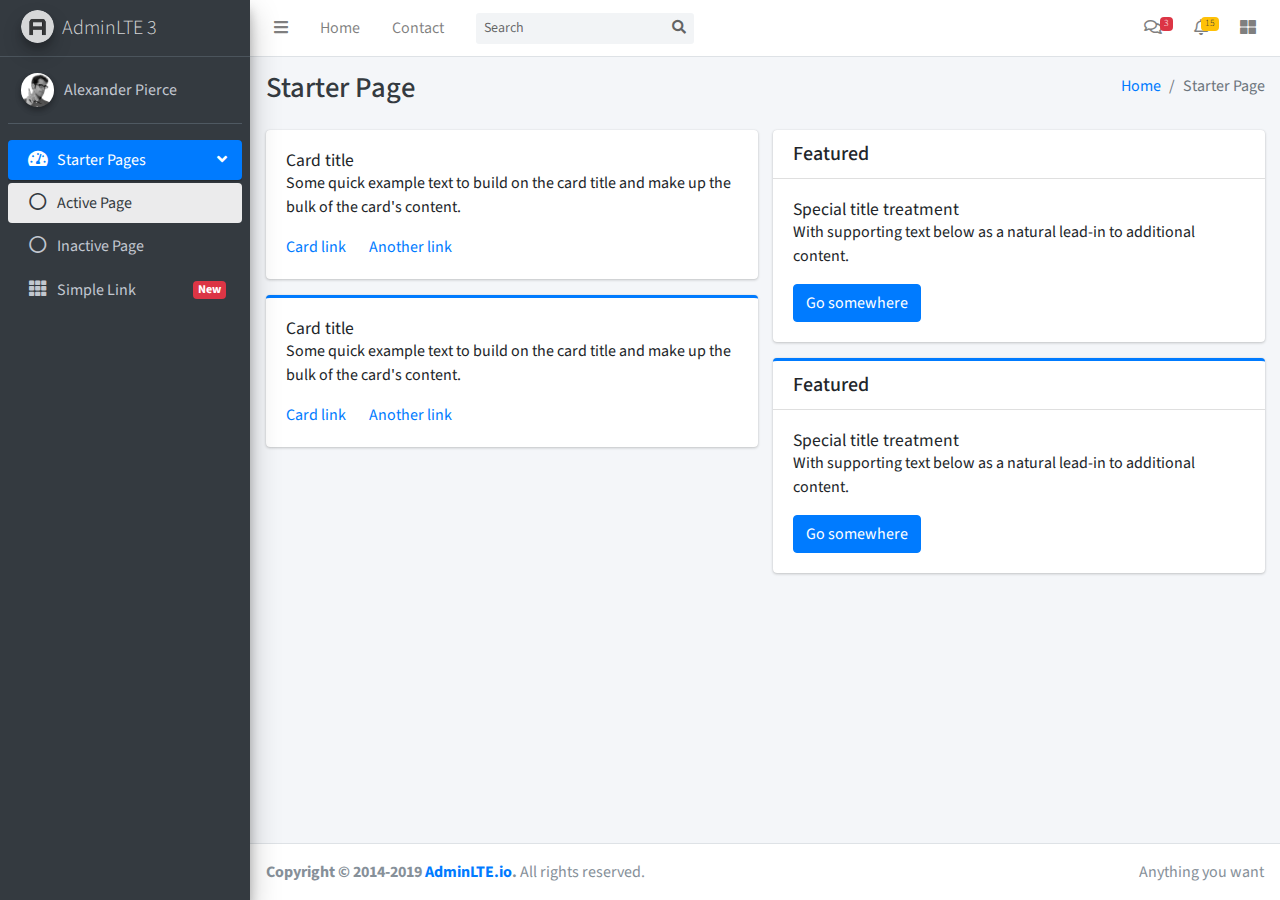
<file: staticfiles/admin-lte/starter.html>
<!DOCTYPE html>
<!--
This is a starter template page. Use this page to start your new project from
scratch. This page gets rid of all links and provides the needed markup only.
-->
<html lang="en">
<head>
  <meta charset="utf-8">
  <meta name="viewport" content="width=device-width, initial-scale=1">
  <meta http-equiv="x-ua-compatible" content="ie=edge">

  <title>AdminLTE 3 | Starter</title>

  <!-- Font Awesome Icons -->
  <link rel="stylesheet" href="plugins/fontawesome-free/css/all.min.css">
  <!-- Theme style -->
  <link rel="stylesheet" href="dist/css/adminlte.min.css">
  <!-- Google Font: Source Sans Pro -->
  <link href="https://fonts.googleapis.com/css?family=Source+Sans+Pro:300,400,400i,700" rel="stylesheet">
</head>
<body class="hold-transition sidebar-mini">
<div class="wrapper">

  <!-- Navbar -->
  <nav class="main-header navbar navbar-expand navbar-white navbar-light">
    <!-- Left navbar links -->
    <ul class="navbar-nav">
      <li class="nav-item">
        <a class="nav-link" data-widget="pushmenu" href="#" role="button"><i class="fas fa-bars"></i></a>
      </li>
      <li class="nav-item d-none d-sm-inline-block">
        <a href="index3.html" class="nav-link">Home</a>
      </li>
      <li class="nav-item d-none d-sm-inline-block">
        <a href="#" class="nav-link">Contact</a>
      </li>
    </ul>

    <!-- SEARCH FORM -->
    <form class="form-inline ml-3">
      <div class="input-group input-group-sm">
        <input class="form-control form-control-navbar" type="search" placeholder="Search" aria-label="Search">
        <div class="input-group-append">
          <button class="btn btn-navbar" type="submit">
            <i class="fas fa-search"></i>
          </button>
        </div>
      </div>
    </form>

    <!-- Right navbar links -->
    <ul class="navbar-nav ml-auto">
      <!-- Messages Dropdown Menu -->
      <li class="nav-item dropdown">
        <a class="nav-link" data-toggle="dropdown" href="#">
          <i class="far fa-comments"></i>
          <span class="badge badge-danger navbar-badge">3</span>
        </a>
        <div class="dropdown-menu dropdown-menu-lg dropdown-menu-right">
          <a href="#" class="dropdown-item">
            <!-- Message Start -->
            <div class="media">
              <img src="dist/img/user1-128x128.jpg" alt="User Avatar" class="img-size-50 mr-3 img-circle">
              <div class="media-body">
                <h3 class="dropdown-item-title">
                  Brad Diesel
                  <span class="float-right text-sm text-danger"><i class="fas fa-star"></i></span>
                </h3>
                <p class="text-sm">Call me whenever you can...</p>
                <p class="text-sm text-muted"><i class="far fa-clock mr-1"></i> 4 Hours Ago</p>
              </div>
            </div>
            <!-- Message End -->
          </a>
          <div class="dropdown-divider"></div>
          <a href="#" class="dropdown-item">
            <!-- Message Start -->
            <div class="media">
              <img src="dist/img/user8-128x128.jpg" alt="User Avatar" class="img-size-50 img-circle mr-3">
              <div class="media-body">
                <h3 class="dropdown-item-title">
                  John Pierce
                  <span class="float-right text-sm text-muted"><i class="fas fa-star"></i></span>
                </h3>
                <p class="text-sm">I got your message bro</p>
                <p class="text-sm text-muted"><i class="far fa-clock mr-1"></i> 4 Hours Ago</p>
              </div>
            </div>
            <!-- Message End -->
          </a>
          <div class="dropdown-divider"></div>
          <a href="#" class="dropdown-item">
            <!-- Message Start -->
            <div class="media">
              <img src="dist/img/user3-128x128.jpg" alt="User Avatar" class="img-size-50 img-circle mr-3">
              <div class="media-body">
                <h3 class="dropdown-item-title">
                  Nora Silvester
                  <span class="float-right text-sm text-warning"><i class="fas fa-star"></i></span>
                </h3>
                <p class="text-sm">The subject goes here</p>
                <p class="text-sm text-muted"><i class="far fa-clock mr-1"></i> 4 Hours Ago</p>
              </div>
            </div>
            <!-- Message End -->
          </a>
          <div class="dropdown-divider"></div>
          <a href="#" class="dropdown-item dropdown-footer">See All Messages</a>
        </div>
      </li>
      <!-- Notifications Dropdown Menu -->
      <li class="nav-item dropdown">
        <a class="nav-link" data-toggle="dropdown" href="#">
          <i class="far fa-bell"></i>
          <span class="badge badge-warning navbar-badge">15</span>
        </a>
        <div class="dropdown-menu dropdown-menu-lg dropdown-menu-right">
          <span class="dropdown-header">15 Notifications</span>
          <div class="dropdown-divider"></div>
          <a href="#" class="dropdown-item">
            <i class="fas fa-envelope mr-2"></i> 4 new messages
            <span class="float-right text-muted text-sm">3 mins</span>
          </a>
          <div class="dropdown-divider"></div>
          <a href="#" class="dropdown-item">
            <i class="fas fa-users mr-2"></i> 8 friend requests
            <span class="float-right text-muted text-sm">12 hours</span>
          </a>
          <div class="dropdown-divider"></div>
          <a href="#" class="dropdown-item">
            <i class="fas fa-file mr-2"></i> 3 new reports
            <span class="float-right text-muted text-sm">2 days</span>
          </a>
          <div class="dropdown-divider"></div>
          <a href="#" class="dropdown-item dropdown-footer">See All Notifications</a>
        </div>
      </li>
      <li class="nav-item">
        <a class="nav-link" data-widget="control-sidebar" data-slide="true" href="#" role="button"><i
            class="fas fa-th-large"></i></a>
      </li>
    </ul>
  </nav>
  <!-- /.navbar -->

  <!-- Main Sidebar Container -->
  <aside class="main-sidebar sidebar-dark-primary elevation-4">
    <!-- Brand Logo -->
    <a href="index3.html" class="brand-link">
      <img src="dist/img/AdminLTELogo.png" alt="AdminLTE Logo" class="brand-image img-circle elevation-3"
           style="opacity: .8">
      <span class="brand-text font-weight-light">AdminLTE 3</span>
    </a>

    <!-- Sidebar -->
    <div class="sidebar">
      <!-- Sidebar user panel (optional) -->
      <div class="user-panel mt-3 pb-3 mb-3 d-flex">
        <div class="image">
          <img src="dist/img/user2-160x160.jpg" class="img-circle elevation-2" alt="User Image">
        </div>
        <div class="info">
          <a href="#" class="d-block">Alexander Pierce</a>
        </div>
      </div>

      <!-- Sidebar Menu -->
      <nav class="mt-2">
        <ul class="nav nav-pills nav-sidebar flex-column" data-widget="treeview" role="menu" data-accordion="false">
          <!-- Add icons to the links using the .nav-icon class
               with font-awesome or any other icon font library -->
          <li class="nav-item has-treeview menu-open">
            <a href="#" class="nav-link active">
              <i class="nav-icon fas fa-tachometer-alt"></i>
              <p>
                Starter Pages
                <i class="right fas fa-angle-left"></i>
              </p>
            </a>
            <ul class="nav nav-treeview">
              <li class="nav-item">
                <a href="#" class="nav-link active">
                  <i class="far fa-circle nav-icon"></i>
                  <p>Active Page</p>
                </a>
              </li>
              <li class="nav-item">
                <a href="#" class="nav-link">
                  <i class="far fa-circle nav-icon"></i>
                  <p>Inactive Page</p>
                </a>
              </li>
            </ul>
          </li>
          <li class="nav-item">
            <a href="#" class="nav-link">
              <i class="nav-icon fas fa-th"></i>
              <p>
                Simple Link
                <span class="right badge badge-danger">New</span>
              </p>
            </a>
          </li>
        </ul>
      </nav>
      <!-- /.sidebar-menu -->
    </div>
    <!-- /.sidebar -->
  </aside>

  <!-- Content Wrapper. Contains page content -->
  <div class="content-wrapper">
    <!-- Content Header (Page header) -->
    <div class="content-header">
      <div class="container-fluid">
        <div class="row mb-2">
          <div class="col-sm-6">
            <h1 class="m-0 text-dark">Starter Page</h1>
          </div><!-- /.col -->
          <div class="col-sm-6">
            <ol class="breadcrumb float-sm-right">
              <li class="breadcrumb-item"><a href="#">Home</a></li>
              <li class="breadcrumb-item active">Starter Page</li>
            </ol>
          </div><!-- /.col -->
        </div><!-- /.row -->
      </div><!-- /.container-fluid -->
    </div>
    <!-- /.content-header -->

    <!-- Main content -->
    <div class="content">
      <div class="container-fluid">
        <div class="row">
          <div class="col-lg-6">
            <div class="card">
              <div class="card-body">
                <h5 class="card-title">Card title</h5>

                <p class="card-text">
                  Some quick example text to build on the card title and make up the bulk of the card's
                  content.
                </p>

                <a href="#" class="card-link">Card link</a>
                <a href="#" class="card-link">Another link</a>
              </div>
            </div>

            <div class="card card-primary card-outline">
              <div class="card-body">
                <h5 class="card-title">Card title</h5>

                <p class="card-text">
                  Some quick example text to build on the card title and make up the bulk of the card's
                  content.
                </p>
                <a href="#" class="card-link">Card link</a>
                <a href="#" class="card-link">Another link</a>
              </div>
            </div><!-- /.card -->
          </div>
          <!-- /.col-md-6 -->
          <div class="col-lg-6">
            <div class="card">
              <div class="card-header">
                <h5 class="m-0">Featured</h5>
              </div>
              <div class="card-body">
                <h6 class="card-title">Special title treatment</h6>

                <p class="card-text">With supporting text below as a natural lead-in to additional content.</p>
                <a href="#" class="btn btn-primary">Go somewhere</a>
              </div>
            </div>

            <div class="card card-primary card-outline">
              <div class="card-header">
                <h5 class="m-0">Featured</h5>
              </div>
              <div class="card-body">
                <h6 class="card-title">Special title treatment</h6>

                <p class="card-text">With supporting text below as a natural lead-in to additional content.</p>
                <a href="#" class="btn btn-primary">Go somewhere</a>
              </div>
            </div>
          </div>
          <!-- /.col-md-6 -->
        </div>
        <!-- /.row -->
      </div><!-- /.container-fluid -->
    </div>
    <!-- /.content -->
  </div>
  <!-- /.content-wrapper -->

  <!-- Control Sidebar -->
  <aside class="control-sidebar control-sidebar-dark">
    <!-- Control sidebar content goes here -->
    <div class="p-3">
      <h5>Title</h5>
      <p>Sidebar content</p>
    </div>
  </aside>
  <!-- /.control-sidebar -->

  <!-- Main Footer -->
  <footer class="main-footer">
    <!-- To the right -->
    <div class="float-right d-none d-sm-inline">
      Anything you want
    </div>
    <!-- Default to the left -->
    <strong>Copyright &copy; 2014-2019 <a href="https://adminlte.io">AdminLTE.io</a>.</strong> All rights reserved.
  </footer>
</div>
<!-- ./wrapper -->

<!-- REQUIRED SCRIPTS -->

<!-- jQuery -->
<script src="plugins/jquery/jquery.min.js"></script>
<!-- Bootstrap 4 -->
<script src="plugins/bootstrap/js/bootstrap.bundle.min.js"></script>
<!-- AdminLTE App -->
<script src="dist/js/adminlte.min.js"></script>
</body>
</html>
</file>
<file: staticfiles/admin-lte/plugins/daterangepicker/daterangepicker.css>
.daterangepicker {
  position: absolute;
  color: inherit;
  background-color: #fff;
  border-radius: 4px;
  border: 1px solid #ddd;
  width: 278px;
  max-width: none;
  padding: 0;
  margin-top: 7px;
  top: 100px;
  left: 20px;
  z-index: 3001;
  display: none;
  font-family: arial;
  font-size: 15px;
  line-height: 1em;
}

.daterangepicker:before, .daterangepicker:after {
  position: absolute;
  display: inline-block;
  border-bottom-color: rgba(0, 0, 0, 0.2);
  content: '';
}

.daterangepicker:before {
  top: -7px;
  border-right: 7px solid transparent;
  border-left: 7px solid transparent;
  border-bottom: 7px solid #ccc;
}

.daterangepicker:after {
  top: -6px;
  border-right: 6px solid transparent;
  border-bottom: 6px solid #fff;
  border-left: 6px solid transparent;
}

.daterangepicker.opensleft:before {
  right: 9px;
}

.daterangepicker.opensleft:after {
  right: 10px;
}

.daterangepicker.openscenter:before {
  left: 0;
  right: 0;
  width: 0;
  margin-left: auto;
  margin-right: auto;
}

.daterangepicker.openscenter:after {
  left: 0;
  right: 0;
  width: 0;
  margin-left: auto;
  margin-right: auto;
}

.daterangepicker.opensright:before {
  left: 9px;
}

.daterangepicker.opensright:after {
  left: 10px;
}

.daterangepicker.drop-up {
  margin-top: -7px;
}

.daterangepicker.drop-up:before {
  top: initial;
  bottom: -7px;
  border-bottom: initial;
  border-top: 7px solid #ccc;
}

.daterangepicker.drop-up:after {
  top: initial;
  bottom: -6px;
  border-bottom: initial;
  border-top: 6px solid #fff;
}

.daterangepicker.single .daterangepicker .ranges, .daterangepicker.single .drp-calendar {
  float: none;
}

.daterangepicker.single .drp-selected {
  display: none;
}

.daterangepicker.show-calendar .drp-calendar {
  display: block;
}

.daterangepicker.show-calendar .drp-buttons {
  display: block;
}

.daterangepicker.auto-apply .drp-buttons {
  display: none;
}

.daterangepicker .drp-calendar {
  display: none;
  max-width: 270px;
}

.daterangepicker .drp-calendar.left {
  padding: 8px 0 8px 8px;
}

.daterangepicker .drp-calendar.right {
  padding: 8px;
}

.daterangepicker .drp-calendar.single .calendar-table {
  border: none;
}

.daterangepicker .calendar-table .next span, .daterangepicker .calendar-table .prev span {
  color: #fff;
  border: solid black;
  border-width: 0 2px 2px 0;
  border-radius: 0;
  display: inline-block;
  padding: 3px;
}

.daterangepicker .calendar-table .next span {
  transform: rotate(-45deg);
  -webkit-transform: rotate(-45deg);
}

.daterangepicker .calendar-table .prev span {
  transform: rotate(135deg);
  -webkit-transform: rotate(135deg);
}

.daterangepicker .calendar-table th, .daterangepicker .calendar-table td {
  white-space: nowrap;
  text-align: center;
  vertical-align: middle;
  min-width: 32px;
  width: 32px;
  height: 24px;
  line-height: 24px;
  font-size: 12px;
  border-radius: 4px;
  border: 1px solid transparent;
  white-space: nowrap;
  cursor: pointer;
}

.daterangepicker .calendar-table {
  border: 1px solid #fff;
  border-radius: 4px;
  background-color: #fff;
}

.daterangepicker .calendar-table table {
  width: 100%;
  margin: 0;
  border-spacing: 0;
  border-collapse: collapse;
}

.daterangepicker td.available:hover, .daterangepicker th.available:hover {
  background-color: #eee;
  border-color: transparent;
  color: inherit;
}

.daterangepicker td.week, .daterangepicker th.week {
  font-size: 80%;
  color: #ccc;
}

.daterangepicker td.off, .daterangepicker td.off.in-range, .daterangepicker td.off.start-date, .daterangepicker td.off.end-date {
  background-color: #fff;
  border-color: transparent;
  color: #999;
}

.daterangepicker td.in-range {
  background-color: #ebf4f8;
  border-color: transparent;
  color: #000;
  border-radius: 0;
}

.daterangepicker td.start-date {
  border-radius: 4px 0 0 4px;
}

.daterangepicker td.end-date {
  border-radius: 0 4px 4px 0;
}

.daterangepicker td.start-date.end-date {
  border-radius: 4px;
}

.daterangepicker td.active, .daterangepicker td.active:hover {
  background-color: #357ebd;
  border-color: transparent;
  color: #fff;
}

.daterangepicker th.month {
  width: auto;
}

.daterangepicker td.disabled, .daterangepicker option.disabled {
  color: #999;
  cursor: not-allowed;
  text-decoration: line-through;
}

.daterangepicker select.monthselect, .daterangepicker select.yearselect {
  font-size: 12px;
  padding: 1px;
  height: auto;
  margin: 0;
  cursor: default;
}

.daterangepicker select.monthselect {
  margin-right: 2%;
  width: 56%;
}

.daterangepicker select.yearselect {
  width: 40%;
}

.daterangepicker select.hourselect, .daterangepicker select.minuteselect, .daterangepicker select.secondselect, .daterangepicker select.ampmselect {
  width: 50px;
  margin: 0 auto;
  background: #eee;
  border: 1px solid #eee;
  padding: 2px;
  outline: 0;
  font-size: 12px;
}

.daterangepicker .calendar-time {
  text-align: center;
  margin: 4px auto 0 auto;
  line-height: 30px;
  position: relative;
}

.daterangepicker .calendar-time select.disabled {
  color: #ccc;
  cursor: not-allowed;
}

.daterangepicker .drp-buttons {
  clear: both;
  text-align: right;
  padding: 8px;
  border-top: 1px solid #ddd;
  display: none;
  line-height: 12px;
  vertical-align: middle;
}

.daterangepicker .drp-selected {
  display: inline-block;
  font-size: 12px;
  padding-right: 8px;
}

.daterangepicker .drp-buttons .btn {
  margin-left: 8px;
  font-size: 12px;
  font-weight: bold;
  padding: 4px 8px;
}

.daterangepicker.show-ranges.single.rtl .drp-calendar.left {
  border-right: 1px solid #ddd;
}

.daterangepicker.show-ranges.single.ltr .drp-calendar.left {
  border-left: 1px solid #ddd;
}

.daterangepicker.show-ranges.rtl .drp-calendar.right {
  border-right: 1px solid #ddd;
}

.daterangepicker.show-ranges.ltr .drp-calendar.left {
  border-left: 1px solid #ddd;
}

.daterangepicker .ranges {
  float: none;
  text-align: left;
  margin: 0;
}

.daterangepicker.show-calendar .ranges {
  margin-top: 8px;
}

.daterangepicker .ranges ul {
  list-style: none;
  margin: 0 auto;
  padding: 0;
  width: 100%;
}

.daterangepicker .ranges li {
  font-size: 12px;
  padding: 8px 12px;
  cursor: pointer;
}

.daterangepicker .ranges li:hover {
  background-color: #eee;
}

.daterangepicker .ranges li.active {
  background-color: #08c;
  color: #fff;
}

/*  Larger Screen Styling */
@media (min-width: 564px) {
  .daterangepicker {
    width: auto;
  }

  .daterangepicker .ranges ul {
    width: 140px;
  }

  .daterangepicker.single .ranges ul {
    width: 100%;
  }

  .daterangepicker.single .drp-calendar.left {
    clear: none;
  }

  .daterangepicker.single .ranges, .daterangepicker.single .drp-calendar {
    float: left;
  }

  .daterangepicker {
    direction: ltr;
    text-align: left;
  }

  .daterangepicker .drp-calendar.left {
    clear: left;
    margin-right: 0;
  }

  .daterangepicker .drp-calendar.left .calendar-table {
    border-right: none;
    border-top-right-radius: 0;
    border-bottom-right-radius: 0;
  }

  .daterangepicker .drp-calendar.right {
    margin-left: 0;
  }

  .daterangepicker .drp-calendar.right .calendar-table {
    border-left: none;
    border-top-left-radius: 0;
    border-bottom-left-radius: 0;
  }

  .daterangepicker .drp-calendar.left .calendar-table {
    padding-right: 8px;
  }

  .daterangepicker .ranges, .daterangepicker .drp-calendar {
    float: left;
  }
}

@media (min-width: 730px) {
  .daterangepicker .ranges {
    width: auto;
  }

  .daterangepicker .ranges {
    float: left;
  }

  .daterangepicker.rtl .ranges {
    float: right;
  }

  .daterangepicker .drp-calendar.left {
    clear: none !important;
  }
}
</file>
<file: staticfiles/admin-lte/plugins/summernote/summernote-bs4.css>
/*!
 * 
 * Super simple wysiwyg editor v0.8.16
 * https://summernote.org
 * 
 * 
 * Copyright 2013- Alan Hong. and other contributors
 * summernote may be freely distributed under the MIT license.
 * 
 * Date: 2020-02-19T09:12Z
 * 
 */
@font-face {
  font-family: "summernote";
  font-style: normal;
  font-weight: 400;
  font-display: auto;
  src: url(font/summernote.eot);
  src: url(font/summernote.eot?#iefix) format("embedded-opentype"), url(font/summernote.woff2) format("woff2"), url(font/summernote.woff) format("woff"), url(font/summernote.ttf) format("truetype");}


[class^="note-icon"]:before,
[class*=" note-icon"]:before {
  display: inline-block;
  font-family: summernote;
  font-style: normal;
  font-size: inherit;
  text-decoration: inherit;
  text-rendering: auto;
  text-transform: none;
  vertical-align: middle;
  -moz-osx-font-smoothing: grayscale;
  -webkit-font-smoothing: antialiased;
  speak: none;
}


.note-icon-fw {
  text-align: center;
  width: 1.25em;
}

.note-icon-border {
  border: solid 0.08em #eee;
  border-radius: 0.1em;
  padding: 0.2em 0.25em 0.15em;
}

.note-icon-pull-left {
  float: left;
}

.note-icon-pull-right {
  float: right;
}

.note-icon.note-icon-pull-left {
  margin-right: 0.3em;
}

.note-icon.note-icon-pull-right {
  margin-left: 0.3em;
}


.note-icon-align::before {
  content: "\ea01";
}

.note-icon-align-center::before {
  content: "\ea02";
}

.note-icon-align-indent::before {
  content: "\ea03";
}

.note-icon-align-justify::before {
  content: "\ea04";
}

.note-icon-align-left::before {
  content: "\ea05";
}

.note-icon-align-outdent::before {
  content: "\ea06";
}

.note-icon-align-right::before {
  content: "\ea07";
}

.note-icon-arrow-circle-down::before {
  content: "\ea08";
}

.note-icon-arrow-circle-left::before {
  content: "\ea09";
}

.note-icon-arrow-circle-right::before {
  content: "\ea0a";
}

.note-icon-arrow-circle-up::before {
  content: "\ea0b";
}

.note-icon-arrows-alt::before {
  content: "\ea0c";
}

.note-icon-arrows-h::before {
  content: "\ea0d";
}

.note-icon-arrows-v::before {
  content: "\ea0e";
}

.note-icon-bold::before {
  content: "\ea0f";
}

.note-icon-caret::before {
  content: "\ea10";
}

.note-icon-chain-broken::before {
  content: "\ea11";
}

.note-icon-circle::before {
  content: "\ea12";
}

.note-icon-close::before {
  content: "\ea13";
}

.note-icon-code::before {
  content: "\ea14";
}

.note-icon-col-after::before {
  content: "\ea15";
}

.note-icon-col-before::before {
  content: "\ea16";
}

.note-icon-col-remove::before {
  content: "\ea17";
}

.note-icon-eraser::before {
  content: "\ea18";
}

.note-icon-float-left::before {
  content: "\ea19";
}

.note-icon-float-none::before {
  content: "\ea1a";
}

.note-icon-float-right::before {
  content: "\ea1b";
}

.note-icon-font::before {
  content: "\ea1c";
}

.note-icon-frame::before {
  content: "\ea1d";
}

.note-icon-italic::before {
  content: "\ea1e";
}

.note-icon-link::before {
  content: "\ea1f";
}

.note-icon-magic::before {
  content: "\ea20";
}

.note-icon-menu-check::before {
  content: "\ea21";
}

.note-icon-minus::before {
  content: "\ea22";
}

.note-icon-orderedlist::before {
  content: "\ea23";
}

.note-icon-pencil::before {
  content: "\ea24";
}

.note-icon-picture::before {
  content: "\ea25";
}

.note-icon-question::before {
  content: "\ea26";
}

.note-icon-redo::before {
  content: "\ea27";
}

.note-icon-rollback::before {
  content: "\ea28";
}

.note-icon-row-above::before {
  content: "\ea29";
}

.note-icon-row-below::before {
  content: "\ea2a";
}

.note-icon-row-remove::before {
  content: "\ea2b";
}

.note-icon-special-character::before {
  content: "\ea2c";
}

.note-icon-square::before {
  content: "\ea2d";
}

.note-icon-strikethrough::before {
  content: "\ea2e";
}

.note-icon-subscript::before {
  content: "\ea2f";
}

.note-icon-summernote::before {
  content: "\ea30";
}

.note-icon-superscript::before {
  content: "\ea31";
}

.note-icon-table::before {
  content: "\ea32";
}

.note-icon-text-height::before {
  content: "\ea33";
}

.note-icon-trash::before {
  content: "\ea34";
}

.note-icon-underline::before {
  content: "\ea35";
}

.note-icon-undo::before {
  content: "\ea36";
}

.note-icon-unorderedlist::before {
  content: "\ea37";
}

.note-icon-video::before {
  content: "\ea38";
}


.note-editor{position:relative}.note-editor .note-dropzone{position:absolute;display:none;z-index:100;color:#87cefa;background-color:#fff;opacity:.95}.note-editor .note-dropzone .note-dropzone-message{display:table-cell;vertical-align:middle;text-align:center;font-size:28px;font-weight:700}.note-editor .note-dropzone.hover{color:#098ddf}.note-editor.dragover .note-dropzone{display:table}.note-editor .note-editing-area{position:relative}.note-editor .note-editing-area .note-editable{outline:none}.note-editor .note-editing-area .note-editable sup{vertical-align:super}.note-editor .note-editing-area .note-editable sub{vertical-align:sub}.note-editor .note-editing-area .note-editable img.note-float-left{margin-right:10px}.note-editor .note-editing-area .note-editable img.note-float-right{margin-left:10px}.note-editor.note-frame,.note-editor.note-airframe{border:1px solid #a9a9a9}.note-editor.note-frame.codeview .note-editing-area .note-editable,.note-editor.note-airframe.codeview .note-editing-area .note-editable{display:none}.note-editor.note-frame.codeview .note-editing-area .note-codable,.note-editor.note-airframe.codeview .note-editing-area .note-codable{display:block}.note-editor.note-frame .note-editing-area,.note-editor.note-airframe .note-editing-area{overflow:hidden}.note-editor.note-frame .note-editing-area .note-editable,.note-editor.note-airframe .note-editing-area .note-editable{background-color:#fff;color:#000;padding:10px;overflow:auto;word-wrap:break-word}.note-editor.note-frame .note-editing-area .note-editable[contenteditable=false],.note-editor.note-airframe .note-editing-area .note-editable[contenteditable=false]{background-color:#e5e5e5}.note-editor.note-frame .note-editing-area .note-codable,.note-editor.note-airframe .note-editing-area .note-codable{display:none;width:100%;padding:10px;border:none;box-shadow:none;font-family:Menlo,Monaco,monospace,sans-serif;font-size:14px;color:#ccc;background-color:#222;resize:none;outline:none;-ms-box-sizing:border-box;box-sizing:border-box;border-radius:0;margin-bottom:0}.note-editor.note-frame.fullscreen,.note-editor.note-airframe.fullscreen{position:fixed;top:0;left:0;width:100% !important;z-index:1050}.note-editor.note-frame.fullscreen .note-editable,.note-editor.note-airframe.fullscreen .note-editable{background-color:#fff}.note-editor.note-frame.fullscreen .note-resizebar,.note-editor.note-airframe.fullscreen .note-resizebar{display:none}.note-editor.note-frame .note-status-output,.note-editor.note-airframe .note-status-output{display:block;width:100%;font-size:14px;line-height:1.42857143;height:20px;margin-bottom:0;color:#000;border:0;border-top:1px solid #e2e2e2}.note-editor.note-frame .note-status-output:empty,.note-editor.note-airframe .note-status-output:empty{height:0;border-top:0 solid transparent}.note-editor.note-frame .note-status-output .pull-right,.note-editor.note-airframe .note-status-output .pull-right{float:right !important}.note-editor.note-frame .note-status-output .text-muted,.note-editor.note-airframe .note-status-output .text-muted{color:#777}.note-editor.note-frame .note-status-output .text-primary,.note-editor.note-airframe .note-status-output .text-primary{color:#286090}.note-editor.note-frame .note-status-output .text-success,.note-editor.note-airframe .note-status-output .text-success{color:#3c763d}.note-editor.note-frame .note-status-output .text-info,.note-editor.note-airframe .note-status-output .text-info{color:#31708f}.note-editor.note-frame .note-status-output .text-warning,.note-editor.note-airframe .note-status-output .text-warning{color:#8a6d3b}.note-editor.note-frame .note-status-output .text-danger,.note-editor.note-airframe .note-status-output .text-danger{color:#a94442}.note-editor.note-frame .note-status-output .alert,.note-editor.note-airframe .note-status-output .alert{margin:-7px 0 0 0;padding:7px 10px 2px 10px;border-radius:0;color:#000;background-color:#f5f5f5}.note-editor.note-frame .note-status-output .alert .note-icon,.note-editor.note-airframe .note-status-output .alert .note-icon{margin-right:5px}.note-editor.note-frame .note-status-output .alert-success,.note-editor.note-airframe .note-status-output .alert-success{color:#3c763d !important;background-color:#dff0d8 !important}.note-editor.note-frame .note-status-output .alert-info,.note-editor.note-airframe .note-status-output .alert-info{color:#31708f !important;background-color:#d9edf7 !important}.note-editor.note-frame .note-status-output .alert-warning,.note-editor.note-airframe .note-status-output .alert-warning{color:#8a6d3b !important;background-color:#fcf8e3 !important}.note-editor.note-frame .note-status-output .alert-danger,.note-editor.note-airframe .note-status-output .alert-danger{color:#a94442 !important;background-color:#f2dede !important}.note-editor.note-frame .note-statusbar,.note-editor.note-airframe .note-statusbar{background-color:#f5f5f5;border-bottom-left-radius:4px;border-bottom-right-radius:4px;border-top:1px solid #ddd}.note-editor.note-frame .note-statusbar .note-resizebar,.note-editor.note-airframe .note-statusbar .note-resizebar{padding-top:1px;height:9px;width:100%;cursor:ns-resize}.note-editor.note-frame .note-statusbar .note-resizebar .note-icon-bar,.note-editor.note-airframe .note-statusbar .note-resizebar .note-icon-bar{width:20px;margin:1px auto;border-top:1px solid #a9a9a9}.note-editor.note-frame .note-statusbar.locked .note-resizebar,.note-editor.note-airframe .note-statusbar.locked .note-resizebar{cursor:default}.note-editor.note-frame .note-statusbar.locked .note-resizebar .note-icon-bar,.note-editor.note-airframe .note-statusbar.locked .note-resizebar .note-icon-bar{display:none}.note-editor.note-frame .note-placeholder,.note-editor.note-airframe .note-placeholder{padding:10px}.note-editor.note-airframe{border:0}.note-editor.note-airframe .note-editing-area .note-editable{padding:0}.note-popover.popover{display:none;max-width:none}.note-popover.popover .popover-content a{display:inline-block;max-width:200px;overflow:hidden;text-overflow:ellipsis;white-space:nowrap;vertical-align:middle}.note-popover.popover .arrow{left:20px !important}.note-toolbar{position:relative}.note-popover .popover-content,.note-toolbar{margin:0;padding:0 0 5px 5px}.note-popover .popover-content>.note-btn-group,.note-toolbar>.note-btn-group{margin-top:5px;margin-left:0;margin-right:5px}.note-popover .popover-content .note-btn-group .note-table,.note-toolbar .note-btn-group .note-table{min-width:0;padding:5px}.note-popover .popover-content .note-btn-group .note-table .note-dimension-picker,.note-toolbar .note-btn-group .note-table .note-dimension-picker{font-size:18px}.note-popover .popover-content .note-btn-group .note-table .note-dimension-picker .note-dimension-picker-mousecatcher,.note-toolbar .note-btn-group .note-table .note-dimension-picker .note-dimension-picker-mousecatcher{position:absolute !important;z-index:3;width:10em;height:10em;cursor:pointer}.note-popover .popover-content .note-btn-group .note-table .note-dimension-picker .note-dimension-picker-unhighlighted,.note-toolbar .note-btn-group .note-table .note-dimension-picker .note-dimension-picker-unhighlighted{position:relative !important;z-index:1;width:5em;height:5em;background:url("[data-uri]") repeat}.note-popover .popover-content .note-btn-group .note-table .note-dimension-picker .note-dimension-picker-highlighted,.note-toolbar .note-btn-group .note-table .note-dimension-picker .note-dimension-picker-highlighted{position:absolute !important;z-index:2;width:1em;height:1em;background:url("[data-uri]") repeat}.note-popover .popover-content .note-style .dropdown-style blockquote,.note-popover .popover-content .note-style .dropdown-style pre,.note-toolbar .note-style .dropdown-style blockquote,.note-toolbar .note-style .dropdown-style pre{margin:0;padding:5px 10px}.note-popover .popover-content .note-style .dropdown-style h1,.note-popover .popover-content .note-style .dropdown-style h2,.note-popover .popover-content .note-style .dropdown-style h3,.note-popover .popover-content .note-style .dropdown-style h4,.note-popover .popover-content .note-style .dropdown-style h5,.note-popover .popover-content .note-style .dropdown-style h6,.note-popover .popover-content .note-style .dropdown-style p,.note-toolbar .note-style .dropdown-style h1,.note-toolbar .note-style .dropdown-style h2,.note-toolbar .note-style .dropdown-style h3,.note-toolbar .note-style .dropdown-style h4,.note-toolbar .note-style .dropdown-style h5,.note-toolbar .note-style .dropdown-style h6,.note-toolbar .note-style .dropdown-style p{margin:0;padding:0}.note-popover .popover-content .note-color-all .note-dropdown-menu,.note-toolbar .note-color-all .note-dropdown-menu{min-width:337px}.note-popover .popover-content .note-color .dropdown-toggle,.note-toolbar .note-color .dropdown-toggle{width:20px;padding-left:5px}.note-popover .popover-content .note-color .note-dropdown-menu .note-palette,.note-toolbar .note-color .note-dropdown-menu .note-palette{display:inline-block;margin:0;width:160px}.note-popover .popover-content .note-color .note-dropdown-menu .note-palette:first-child,.note-toolbar .note-color .note-dropdown-menu .note-palette:first-child{margin:0 5px}.note-popover .popover-content .note-color .note-dropdown-menu .note-palette .note-palette-title,.note-toolbar .note-color .note-dropdown-menu .note-palette .note-palette-title{font-size:12px;margin:2px 7px;text-align:center;border-bottom:1px solid #eee}.note-popover .popover-content .note-color .note-dropdown-menu .note-palette .note-color-reset,.note-popover .popover-content .note-color .note-dropdown-menu .note-palette .note-color-select,.note-toolbar .note-color .note-dropdown-menu .note-palette .note-color-reset,.note-toolbar .note-color .note-dropdown-menu .note-palette .note-color-select{font-size:11px;margin:3px;padding:0 3px;cursor:pointer;width:100%;border-radius:5px}.note-popover .popover-content .note-color .note-dropdown-menu .note-palette .note-color-reset:hover,.note-popover .popover-content .note-color .note-dropdown-menu .note-palette .note-color-select:hover,.note-toolbar .note-color .note-dropdown-menu .note-palette .note-color-reset:hover,.note-toolbar .note-color .note-dropdown-menu .note-palette .note-color-select:hover{background:#eee}.note-popover .popover-content .note-color .note-dropdown-menu .note-palette .note-color-row,.note-toolbar .note-color .note-dropdown-menu .note-palette .note-color-row{height:20px}.note-popover .popover-content .note-color .note-dropdown-menu .note-palette .note-color-select-btn,.note-toolbar .note-color .note-dropdown-menu .note-palette .note-color-select-btn{display:none}.note-popover .popover-content .note-color .note-dropdown-menu .note-palette .note-holder-custom .note-color-btn,.note-toolbar .note-color .note-dropdown-menu .note-palette .note-holder-custom .note-color-btn{border:1px solid #eee}.note-popover .popover-content .note-para .note-dropdown-menu,.note-toolbar .note-para .note-dropdown-menu{min-width:216px;padding:5px}.note-popover .popover-content .note-para .note-dropdown-menu>div:first-child,.note-toolbar .note-para .note-dropdown-menu>div:first-child{margin-right:5px}.note-popover .popover-content .note-dropdown-menu,.note-toolbar .note-dropdown-menu{min-width:160px}.note-popover .popover-content .note-dropdown-menu.right,.note-toolbar .note-dropdown-menu.right{right:0;left:auto}.note-popover .popover-content .note-dropdown-menu.right::before,.note-toolbar .note-dropdown-menu.right::before{right:9px;left:auto !important}.note-popover .popover-content .note-dropdown-menu.right::after,.note-toolbar .note-dropdown-menu.right::after{right:10px;left:auto !important}.note-popover .popover-content .note-dropdown-menu.note-check a i,.note-toolbar .note-dropdown-menu.note-check a i{color:#00bfff;visibility:hidden}.note-popover .popover-content .note-dropdown-menu.note-check a.checked i,.note-toolbar .note-dropdown-menu.note-check a.checked i{visibility:visible}.note-popover .popover-content .note-fontsize-10,.note-toolbar .note-fontsize-10{font-size:10px}.note-popover .popover-content .note-color-palette,.note-toolbar .note-color-palette{line-height:1}.note-popover .popover-content .note-color-palette div .note-color-btn,.note-toolbar .note-color-palette div .note-color-btn{width:20px;height:20px;padding:0;margin:0;border:1px solid #fff}.note-popover .popover-content .note-color-palette div .note-color-btn:hover,.note-toolbar .note-color-palette div .note-color-btn:hover{border:1px solid #000}.note-modal .modal-dialog{outline:0;border-radius:5px;box-shadow:0 3px 9px rgba(0,0,0,.5)}.note-modal .form-group{margin-left:0;margin-right:0}.note-modal .note-modal-form{margin:0}.note-modal .note-image-dialog .note-dropzone{min-height:100px;font-size:30px;line-height:4;color:#d3d3d3;text-align:center;border:4px dashed #d3d3d3;margin-bottom:10px}@-moz-document url-prefix(){.note-modal .note-image-input{height:auto}}.note-placeholder{position:absolute;display:none;color:gray}.note-handle .note-control-selection{position:absolute;display:none;border:1px solid #000}.note-handle .note-control-selection>div{position:absolute}.note-handle .note-control-selection .note-control-selection-bg{width:100%;height:100%;background-color:#000;-webkit-opacity:.3;-khtml-opacity:.3;-moz-opacity:.3;opacity:.3;-ms-filter:progid:DXImageTransform.Microsoft.Alpha(opacity=30);filter:alpha(opacity=30)}.note-handle .note-control-selection .note-control-handle,.note-handle .note-control-selection .note-control-sizing,.note-handle .note-control-selection .note-control-holder{width:7px;height:7px;border:1px solid #000}.note-handle .note-control-selection .note-control-sizing{background-color:#000}.note-handle .note-control-selection .note-control-nw{top:-5px;left:-5px;border-right:none;border-bottom:none}.note-handle .note-control-selection .note-control-ne{top:-5px;right:-5px;border-bottom:none;border-left:none}.note-handle .note-control-selection .note-control-sw{bottom:-5px;left:-5px;border-top:none;border-right:none}.note-handle .note-control-selection .note-control-se{right:-5px;bottom:-5px;cursor:se-resize}.note-handle .note-control-selection .note-control-se.note-control-holder{cursor:default;border-top:none;border-left:none}.note-handle .note-control-selection .note-control-selection-info{right:0;bottom:0;padding:5px;margin:5px;color:#fff;background-color:#000;font-size:12px;border-radius:5px;-webkit-opacity:.7;-khtml-opacity:.7;-moz-opacity:.7;opacity:.7;-ms-filter:progid:DXImageTransform.Microsoft.Alpha(opacity=70);filter:alpha(opacity=70)}.note-hint-popover{min-width:100px;padding:2px}.note-hint-popover .popover-content{padding:3px;max-height:150px;overflow:auto}.note-hint-popover .popover-content .note-hint-group .note-hint-item{display:block !important;padding:3px}.note-hint-popover .popover-content .note-hint-group .note-hint-item.active,.note-hint-popover .popover-content .note-hint-group .note-hint-item:hover{display:block;clear:both;font-weight:400;line-height:1.4;color:#fff;white-space:nowrap;text-decoration:none;background-color:#428bca;outline:0;cursor:pointer}.note-toolbar .note-btn{background:#fff;border-color:#dae0e5;padding:.28rem .65rem;font-size:13px}
</file>
<file: staticfiles/admin-lte/plugins/jqvmap/jqvmap.min.css>
.jqvmap-label,.jqvmap-pin{pointer-events:none}.jqvmap-label{position:absolute;display:none;-webkit-border-radius:3px;-moz-border-radius:3px;border-radius:3px;background:#292929;color:#fff;font-family:sans-serif,Verdana;font-size:smaller;padding:3px}.jqvmap-zoomin,.jqvmap-zoomout{position:absolute;left:10px;-webkit-border-radius:3px;-moz-border-radius:3px;border-radius:3px;background:#000;padding:3px;color:#fff;width:10px;height:10px;cursor:pointer;line-height:10px;text-align:center}.jqvmap-zoomin{top:10px}.jqvmap-zoomout{top:30px}.jqvmap-region{cursor:pointer}.jqvmap-ajax_response{width:100%;height:500px}
</file>
<file: staticfiles/admin-lte/plugins/overlayScrollbars/css/OverlayScrollbars.min.css>
/*!
 * OverlayScrollbars
 * https://github.com/KingSora/OverlayScrollbars
 *
 * Version: 1.11.0
 *
 * Copyright KingSora | Rene Haas.
 * https://github.com/KingSora
 *
 * Released under the MIT license.
 * Date: 29.02.2020
 */
html.os-html,html.os-html>.os-host{display:block;overflow:hidden;box-sizing:border-box;height:100%!important;width:100%!important;min-width:100%!important;min-height:100%!important;margin:0!important;position:absolute!important}html.os-html>.os-host>.os-padding{position:absolute}body.os-dragging,body.os-dragging *{cursor:default}.os-host,.os-host-textarea{position:relative;overflow:visible!important;-webkit-box-orient:vertical;-webkit-box-direction:normal;-ms-flex-direction:column;flex-direction:column;-ms-flex-wrap:nowrap;flex-wrap:nowrap;-webkit-box-pack:start;-ms-flex-pack:start;justify-content:flex-start;-ms-flex-line-pack:start;align-content:flex-start;-webkit-box-align:start;-ms-flex-align:start;-ms-grid-row-align:flex-start;align-items:flex-start}.os-host-flexbox{overflow:hidden!important;display:-webkit-box;display:-ms-flexbox;display:flex}.os-host-flexbox>.os-size-auto-observer{height:inherit!important}.os-host-flexbox>.os-content-glue{-webkit-box-flex:1;-ms-flex-positive:1;flex-grow:1;-ms-flex-negative:0;flex-shrink:0}.os-host-flexbox>.os-size-auto-observer,.os-host-flexbox>.os-content-glue{min-height:0;min-width:0;-webkit-box-flex:0;-ms-flex-positive:0;flex-grow:0;-ms-flex-negative:1;flex-shrink:1;-ms-flex-preferred-size:auto;flex-basis:auto}#os-dummy-scrollbar-size{position:fixed;opacity:0;-ms-filter:'progid:DXImageTransform.Microsoft.Alpha(Opacity=0)';visibility:hidden;overflow:scroll;height:500px;width:500px}#os-dummy-scrollbar-size>div{width:200%;height:200%;margin:10px 0}#os-dummy-scrollbar-size:before,#os-dummy-scrollbar-size:after,.os-content:before,.os-content:after{content:'';display:table;width:.01px;height:.01px;line-height:0;font-size:0;flex-grow:0;flex-shrink:0;visibility:hidden}#os-dummy-scrollbar-size,.os-viewport{-ms-overflow-style:scrollbar!important}.os-viewport-native-scrollbars-invisible#os-dummy-scrollbar-size,.os-viewport-native-scrollbars-invisible.os-viewport{scrollbar-width:none!important}.os-viewport-native-scrollbars-invisible#os-dummy-scrollbar-size::-webkit-scrollbar,.os-viewport-native-scrollbars-invisible.os-viewport::-webkit-scrollbar,.os-viewport-native-scrollbars-invisible#os-dummy-scrollbar-size::-webkit-scrollbar-corner,.os-viewport-native-scrollbars-invisible.os-viewport::-webkit-scrollbar-corner{display:none!important;width:0!important;height:0!important;visibility:hidden!important;background:0 0!important}.os-content-glue{box-sizing:inherit;max-height:100%;max-width:100%;width:100%;pointer-events:none}.os-padding{box-sizing:inherit;direction:inherit;position:absolute;overflow:visible;padding:0;margin:0;left:0;top:0;bottom:0;right:0;width:auto!important;height:auto!important;z-index:1}.os-host-overflow>.os-padding{overflow:hidden}.os-viewport{direction:inherit!important;box-sizing:inherit!important;resize:none!important;outline:0!important;position:absolute;overflow:hidden;top:0;left:0;bottom:0;right:0;padding:0;margin:0;-webkit-overflow-scrolling:touch}.os-content-arrange{position:absolute;z-index:-1;min-height:1px;min-width:1px;pointer-events:none}.os-content{direction:inherit;box-sizing:border-box!important;position:relative;display:block;height:100%;width:100%;height:100%;width:100%;visibility:visible}.os-content>.os-textarea{box-sizing:border-box!important;direction:inherit!important;background:0 0!important;outline:0 transparent!important;overflow:hidden!important;position:absolute!important;display:block!important;top:0!important;left:0!important;margin:0!important;border-radius:0!important;float:none!important;-webkit-filter:none!important;filter:none!important;border:0!important;resize:none!important;-webkit-transform:none!important;transform:none!important;max-width:none!important;max-height:none!important;box-shadow:none!important;-webkit-perspective:none!important;perspective:none!important;opacity:1!important;z-index:1!important;clip:auto!important;vertical-align:baseline!important;padding:0}.os-host-rtl>.os-padding>.os-viewport>.os-content>.os-textarea{right:0!important}.os-content>.os-textarea-cover{z-index:-1;pointer-events:none}.os-content>.os-textarea[wrap=off]{white-space:pre!important;margin:0!important}.os-text-inherit{font-family:inherit;font-size:inherit;font-weight:inherit;font-style:inherit;font-variant:inherit;text-transform:inherit;text-decoration:inherit;text-indent:inherit;text-align:inherit;text-shadow:inherit;text-overflow:inherit;letter-spacing:inherit;word-spacing:inherit;line-height:inherit;unicode-bidi:inherit;direction:inherit;color:inherit;cursor:text}.os-resize-observer,.os-resize-observer-host{box-sizing:inherit;display:block;visibility:hidden;position:absolute;top:0;left:0;height:100%;width:100%;overflow:hidden;pointer-events:none;z-index:-1}.os-resize-observer-host{padding:inherit;border:inherit;border-color:transparent;border-style:solid;box-sizing:border-box}.os-resize-observer-host>.os-resize-observer{height:200%;width:200%;padding:inherit;border:inherit;margin:0;display:block;box-sizing:content-box}.os-resize-observer-host.observed{display:flex;flex-direction:column;justify-content:flex-start;align-items:flex-start}.os-resize-observer-host.observed>.os-resize-observer{position:relative;flex-grow:1;flex-shrink:0;flex-basis:auto}.os-size-auto-observer{box-sizing:inherit!important;height:100%;width:inherit;max-width:1px;position:relative;float:left;max-height:1px;overflow:hidden;z-index:-1;padding:0;margin:0;pointer-events:none;-webkit-box-flex:inherit;-ms-flex-positive:inherit;flex-grow:inherit;-ms-flex-negative:0;flex-shrink:0;-ms-flex-preferred-size:0;flex-basis:0}.os-size-auto-observer>.os-resize-observer{width:1000%;height:1000%;min-height:1px;min-width:1px}.os-resize-observer-item{position:absolute;top:0;right:0;bottom:0;left:0;overflow:hidden;z-index:-1;opacity:0;direction:ltr!important;-webkit-box-flex:0!important;-ms-flex:none!important;flex:none!important}.os-resize-observer-item-final{position:absolute;left:0;top:0;-webkit-transition:none!important;transition:none!important;-webkit-box-flex:0!important;-ms-flex:none!important;flex:none!important}.os-resize-observer{-webkit-animation-duration:.001s;animation-duration:.001s;-webkit-animation-name:os-resize-observer-dummy-animation;animation-name:os-resize-observer-dummy-animation}object.os-resize-observer{box-sizing:border-box!important}@-webkit-keyframes os-resize-observer-dummy-animation{0%{z-index:0}to{z-index:-1}}@keyframes os-resize-observer-dummy-animation{0%{z-index:0}to{z-index:-1}}.os-host-transition>.os-scrollbar,.os-host-transition>.os-scrollbar-corner{-webkit-transition:opacity .3s,visibility .3s,top .3s,right .3s,bottom .3s,left .3s;transition:opacity .3s,visibility .3s,top .3s,right .3s,bottom .3s,left .3s}html.os-html>.os-host>.os-scrollbar{position:absolute;z-index:999999}.os-scrollbar,.os-scrollbar-corner{position:absolute;opacity:1;-ms-filter:'progid:DXImageTransform.Microsoft.Alpha(Opacity=100)';z-index:1}.os-scrollbar-corner{bottom:0;right:0}.os-scrollbar{pointer-events:none}.os-scrollbar-track{pointer-events:auto;position:relative;height:100%;width:100%;padding:0!important;border:0!important}.os-scrollbar-handle{pointer-events:auto;position:absolute;width:100%;height:100%}.os-scrollbar-handle-off,.os-scrollbar-track-off{pointer-events:none}.os-scrollbar.os-scrollbar-unusable,.os-scrollbar.os-scrollbar-unusable *{pointer-events:none!important}.os-scrollbar.os-scrollbar-unusable .os-scrollbar-handle{opacity:0!important}.os-scrollbar-horizontal{bottom:0;left:0}.os-scrollbar-vertical{top:0;right:0}.os-host-rtl>.os-scrollbar-horizontal{right:0}.os-host-rtl>.os-scrollbar-vertical{right:auto;left:0}.os-host-rtl>.os-scrollbar-corner{right:auto;left:0}.os-scrollbar-auto-hidden,.os-padding+.os-scrollbar-corner,.os-host-resize-disabled.os-host-scrollbar-horizontal-hidden>.os-scrollbar-corner,.os-host-scrollbar-horizontal-hidden>.os-scrollbar-horizontal,.os-host-resize-disabled.os-host-scrollbar-vertical-hidden>.os-scrollbar-corner,.os-host-scrollbar-vertical-hidden>.os-scrollbar-vertical,.os-scrollbar-horizontal.os-scrollbar-auto-hidden+.os-scrollbar-vertical+.os-scrollbar-corner,.os-scrollbar-horizontal+.os-scrollbar-vertical.os-scrollbar-auto-hidden+.os-scrollbar-corner,.os-scrollbar-horizontal.os-scrollbar-auto-hidden+.os-scrollbar-vertical.os-scrollbar-auto-hidden+.os-scrollbar-corner{opacity:0;visibility:hidden;pointer-events:none}.os-scrollbar-corner-resize-both{cursor:nwse-resize}.os-host-rtl>.os-scrollbar-corner-resize-both{cursor:nesw-resize}.os-scrollbar-corner-resize-horizontal{cursor:ew-resize}.os-scrollbar-corner-resize-vertical{cursor:ns-resize}.os-dragging .os-scrollbar-corner.os-scrollbar-corner-resize{cursor:default}.os-host-resize-disabled.os-host-scrollbar-horizontal-hidden>.os-scrollbar-vertical{top:0;bottom:0}.os-host-resize-disabled.os-host-scrollbar-vertical-hidden>.os-scrollbar-horizontal,.os-host-rtl.os-host-resize-disabled.os-host-scrollbar-vertical-hidden>.os-scrollbar-horizontal{right:0;left:0}.os-scrollbar:hover,.os-scrollbar-corner.os-scrollbar-corner-resize{opacity:1!important;visibility:visible!important}.os-scrollbar-corner.os-scrollbar-corner-resize{background-image:url([data-uri]);background-repeat:no-repeat;background-position:100% 100%;pointer-events:auto!important}.os-host-rtl>.os-scrollbar-corner.os-scrollbar-corner-resize{-webkit-transform:scale(-1,1);transform:scale(-1,1)}.os-host-overflow{overflow:hidden!important}.os-theme-none>.os-scrollbar-horizontal,.os-theme-none>.os-scrollbar-vertical,.os-theme-none>.os-scrollbar-corner{display:none!important}.os-theme-none>.os-scrollbar-corner-resize{display:block!important;min-width:10px;min-height:10px}.os-theme-dark>.os-scrollbar-horizontal,.os-theme-light>.os-scrollbar-horizontal{right:10px;height:10px}.os-theme-dark>.os-scrollbar-vertical,.os-theme-light>.os-scrollbar-vertical{bottom:10px;width:10px}.os-theme-dark.os-host-rtl>.os-scrollbar-horizontal,.os-theme-light.os-host-rtl>.os-scrollbar-horizontal{left:10px;right:0}.os-theme-dark>.os-scrollbar-corner,.os-theme-light>.os-scrollbar-corner{height:10px;width:10px}.os-theme-dark>.os-scrollbar-corner,.os-theme-light>.os-scrollbar-corner{background-color:transparent}.os-theme-dark>.os-scrollbar,.os-theme-light>.os-scrollbar{padding:2px;box-sizing:border-box;background:0 0}.os-theme-dark>.os-scrollbar.os-scrollbar-unusable,.os-theme-light>.os-scrollbar.os-scrollbar-unusable{background:0 0}.os-theme-dark>.os-scrollbar>.os-scrollbar-track,.os-theme-light>.os-scrollbar>.os-scrollbar-track{background:0 0}.os-theme-dark>.os-scrollbar-horizontal>.os-scrollbar-track>.os-scrollbar-handle,.os-theme-light>.os-scrollbar-horizontal>.os-scrollbar-track>.os-scrollbar-handle{min-width:30px}.os-theme-dark>.os-scrollbar-vertical>.os-scrollbar-track>.os-scrollbar-handle,.os-theme-light>.os-scrollbar-vertical>.os-scrollbar-track>.os-scrollbar-handle{min-height:30px}.os-theme-dark.os-host-transition>.os-scrollbar>.os-scrollbar-track>.os-scrollbar-handle,.os-theme-light.os-host-transition>.os-scrollbar>.os-scrollbar-track>.os-scrollbar-handle{-webkit-transition:background-color .3s;transition:background-color .3s}.os-theme-dark>.os-scrollbar>.os-scrollbar-track>.os-scrollbar-handle,.os-theme-light>.os-scrollbar>.os-scrollbar-track>.os-scrollbar-handle,.os-theme-dark>.os-scrollbar>.os-scrollbar-track,.os-theme-light>.os-scrollbar>.os-scrollbar-track{border-radius:10px}.os-theme-dark>.os-scrollbar>.os-scrollbar-track>.os-scrollbar-handle{background:rgba(0,0,0,.4)}.os-theme-light>.os-scrollbar>.os-scrollbar-track>.os-scrollbar-handle{background:rgba(255,255,255,.4)}.os-theme-dark>.os-scrollbar:hover>.os-scrollbar-track>.os-scrollbar-handle{background:rgba(0,0,0,.55)}.os-theme-light>.os-scrollbar:hover>.os-scrollbar-track>.os-scrollbar-handle{background:rgba(255,255,255,.55)}.os-theme-dark>.os-scrollbar>.os-scrollbar-track>.os-scrollbar-handle.active{background:rgba(0,0,0,.7)}.os-theme-light>.os-scrollbar>.os-scrollbar-track>.os-scrollbar-handle.active{background:rgba(255,255,255,.7)}.os-theme-dark>.os-scrollbar-horizontal .os-scrollbar-handle:before,.os-theme-dark>.os-scrollbar-vertical .os-scrollbar-handle:before,.os-theme-light>.os-scrollbar-horizontal .os-scrollbar-handle:before,.os-theme-light>.os-scrollbar-vertical .os-scrollbar-handle:before{content:'';position:absolute;left:0;right:0;top:0;bottom:0;display:block}.os-theme-dark.os-host-scrollbar-horizontal-hidden>.os-scrollbar-horizontal .os-scrollbar-handle:before,.os-theme-dark.os-host-scrollbar-vertical-hidden>.os-scrollbar-vertical .os-scrollbar-handle:before,.os-theme-light.os-host-scrollbar-horizontal-hidden>.os-scrollbar-horizontal .os-scrollbar-handle:before,.os-theme-light.os-host-scrollbar-vertical-hidden>.os-scrollbar-vertical .os-scrollbar-handle:before{display:none}.os-theme-dark>.os-scrollbar-horizontal .os-scrollbar-handle:before,.os-theme-light>.os-scrollbar-horizontal .os-scrollbar-handle:before{top:-6px;bottom:-2px}.os-theme-dark>.os-scrollbar-vertical .os-scrollbar-handle:before,.os-theme-light>.os-scrollbar-vertical .os-scrollbar-handle:before{left:-6px;right:-2px}.os-host-rtl.os-theme-dark>.os-scrollbar-vertical .os-scrollbar-handle:before,.os-host-rtl.os-theme-light>.os-scrollbar-vertical .os-scrollbar-handle:before{right:-6px;left:-2px}
</file>
